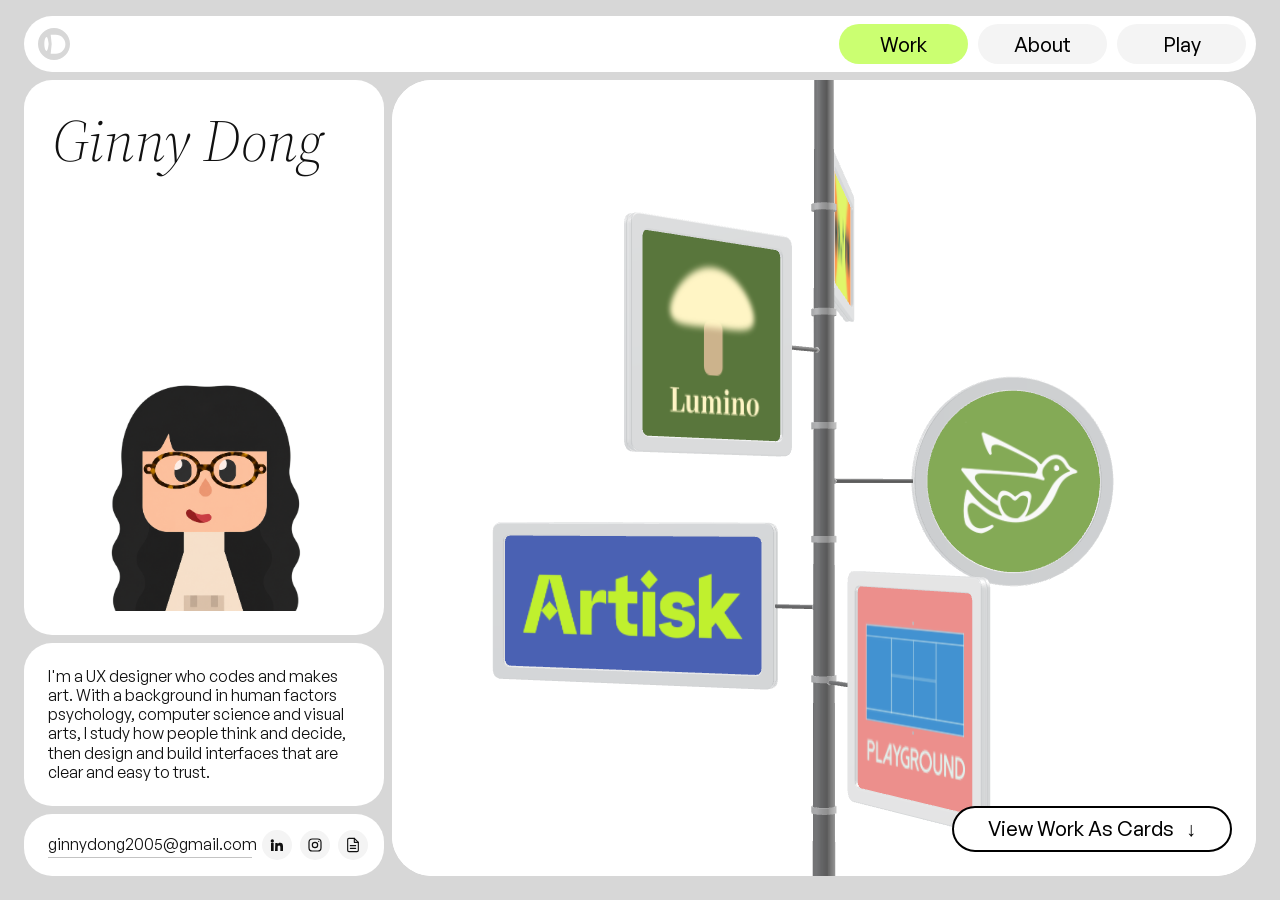
<file: index.html>
<!DOCTYPE html>
<html lang="en">
<head>
<meta charset="UTF-8"/>
<meta name="viewport" content="width=device-width,initial-scale=1.0"/>
<script src="page-scale.js"></script>
<title>Portfolio</title>
<link rel="preconnect" href="https://fonts.googleapis.com">
<link rel="preconnect" href="https://fonts.gstatic.com" crossorigin>
<link href="https://fonts.googleapis.com/css2?family=Source+Serif+4:ital,wght@1,300&display=swap" rel="stylesheet">
<link rel="stylesheet" href="case-transition.css">
<script src="case-transition.js" defer></script>
<link rel="preload" href="fonts/GeneralSans-Variable.woff2" as="font" type="font/woff2" crossorigin>
<style>
/* ── General Sans (Fontshare, ITF Free Font License, free for commercial
   use) — self-hosted variable font, any weight 200–700, carrying body copy
   and every label/tag. Serif headings still come from Source Serif 4. Only
   the upright is preloaded; the italic loads when a page first uses it. ── */
@font-face{font-family:'General Sans';src:url('fonts/GeneralSans-Variable.woff2') format('woff2');font-weight:200 700;font-style:normal;font-display:swap}
@font-face{font-family:'General Sans';src:url('fonts/GeneralSans-VariableItalic.woff2') format('woff2');font-weight:200 700;font-style:italic;font-display:swap}

*{margin:0;padding:0;box-sizing:border-box}
:root{
  --canvas:#D7D7D7;
  --paper:#ffffff;
  --ink:#111111;
  --sidegap:24px;
  --midgap:8px;
  --body-copy-size:16px;
  --view-label-size:20px;
}
html,body{height:100%;overflow:hidden;overscroll-behavior:none}
body{
  font-family:'General Sans',-apple-system,BlinkMacSystemFont,'Helvetica Neue',Helvetica,Arial,sans-serif;
  font-weight:400;
  color:var(--ink);
  background:var(--canvas);
  -webkit-font-smoothing:antialiased;
  overflow:hidden;
  display:flex;
  flex-direction:column;
}
#navWrap{flex-shrink:0;margin:calc(var(--sidegap) - 8px) var(--sidegap) 0 var(--sidegap)}
nav{background:#fff;border-radius:999px;display:flex;align-items:center;gap:10px;padding:8px 10px}
.nav-tabs{flex:1;display:flex;justify-content:center;gap:10px}
.nav-tabs a{flex:1;max-width:260px;height:40px;border-radius:999px;border:none;cursor:pointer;font-size:20px;font-weight:450;background:#f4f4f4;color:#000;transition:background .2s;display:flex;align-items:center;justify-content:center;text-decoration:none}
.nav-tabs a:hover:not(.active){background:#e9e9e9}
.nav-tabs a.tab-work.active{background:#CBFF71;color:#000}
.nav-tabs a.tab-about.active{background:#FF8418;color:#000}
.nav-tabs a.tab-play.active{background:#00D0FF;color:#000}
.shell{flex:1;min-height:0;display:flex;gap:var(--midgap);margin:var(--midgap) var(--sidegap) var(--sidegap) var(--sidegap)}
#contentWrap{--view-inset:24px;flex:1;min-width:0;background:#fff;border-radius:40px;overflow:hidden;position:relative}
#wrap{position:absolute;inset:0;z-index:0;overflow:hidden;cursor:grab;background:#fff}
#contentWrap::before{content:"";position:absolute;inset:0;z-index:1;border-radius:inherit;pointer-events:none;background:rgba(255,255,255,0);backdrop-filter:blur(0px);-webkit-backdrop-filter:blur(0px);transition:backdrop-filter .9s cubic-bezier(.7,0,1,.35),-webkit-backdrop-filter .9s cubic-bezier(.7,0,1,.35),background .9s cubic-bezier(.7,0,1,.35)}
#contentWrap.cards-view::before{background:rgba(255,255,255,.5);backdrop-filter:blur(36px);-webkit-backdrop-filter:blur(36px);transition-duration:1.5s;transition-delay:.42s;transition-timing-function:ease}
#contentWrap.cards-view #wrap{pointer-events:none}
#contentWrap.cards-view #signInfo{visibility:hidden}
#wrap:active{cursor:grabbing}
canvas{display:block;width:100%;height:100%;background:#fff}
.cards-button{position:absolute;right:var(--view-inset);bottom:var(--view-inset);z-index:3;box-sizing:border-box;min-height:46px;padding:9px 34px;border:2px solid #000;border-radius:999px;background:#fff;color:#000;font-family:inherit;font-size:var(--view-label-size);line-height:24px;font-weight:450;text-decoration:none;cursor:pointer;display:flex;align-items:center;justify-content:center;gap:12px;transition:background .2s,bottom .7s cubic-bezier(.65,0,.35,1)}
#contentWrap.cards-view .cards-button{bottom:calc(100% - var(--view-inset) - 46px)}
.cards-button:hover{background:#e9e9e9}
.cards-button:focus-visible{outline:2px solid var(--ink);outline-offset:4px}
/* Fills the whole frame so cards scroll up underneath the back button; the top
   padding keeps the first row clear of the button until the user scrolls. */
#projectCards{position:absolute;z-index:2;inset:0;box-sizing:border-box;padding:calc(var(--view-inset) + 46px + 32px) var(--view-inset) 40px;overflow-y:auto;overscroll-behavior:contain;container:projects / size;--thumb-ratio:.8;visibility:hidden;pointer-events:none;transition:visibility 0s .65s}
#contentWrap.cards-view #projectCards{visibility:visible;pointer-events:auto;transition-delay:0s}
/* Cards are as large as possible while the top ~60px of the next row still
   peeks in at the bottom, signalling there is more to scroll.
   212px ≈ card text block (~140px) + row gap (48px) + peek − bottom padding. */
.project-grid{--col:clamp(320px,calc((100cqh - 212px) / var(--thumb-ratio)),600px);display:grid;grid-template-columns:repeat(2,minmax(0,var(--col)));justify-content:center;align-items:start;gap:48px 40px}
.project-card{display:flex;flex-direction:column;min-width:0;border-radius:30px;text-decoration:none;color:var(--ink);opacity:0;transform:translateY(100vh);transition:transform .65s cubic-bezier(.65,0,.35,1),opacity .4s ease}
#contentWrap.cards-view .project-card{transform:translateY(0);opacity:1;transition-delay:.7s}
#contentWrap.cards-view .project-card:nth-child(2){transition-delay:.84s}
#contentWrap.cards-view .project-card:nth-child(3){transition-delay:.98s}
#contentWrap.cards-view .project-card:nth-child(4){transition-delay:1.12s}
.project-card:focus-visible{outline:2px solid var(--ink);outline-offset:3px}
.project-thumb{position:relative;flex:none;width:100%;height:auto;aspect-ratio:1/var(--thumb-ratio);border-radius:30px;overflow:hidden}
.project-thumb img{position:absolute;inset:0;width:100%;height:100%;object-fit:cover;object-position:center;border-radius:30px;transition:inset .35s cubic-bezier(.4,0,.2,1),width .35s cubic-bezier(.4,0,.2,1),height .35s cubic-bezier(.4,0,.2,1),border-radius .35s cubic-bezier(.4,0,.2,1)}
.project-card:hover .project-thumb img{inset:8px;width:calc(100% - 16px);height:calc(100% - 16px);border-radius:22px}
.project-body{flex-shrink:0;padding:20px 4px 0;display:flex;flex-direction:column;align-items:flex-start}
.project-body h2{font-size:24px;line-height:1.15;letter-spacing:-.01em;font-weight:400}
.project-body p{margin-top:12px;font-size:var(--body-copy-size);line-height:1.4;color:#2b2b2b}
.project-preview-status{position:absolute;inset:0;display:grid;place-items:center;background:rgba(255,255,255,.75);font-size:24px;line-height:1.15;opacity:0;transition:opacity .2s}
.project-card[data-coming-soon]:hover .project-preview-status,.project-card[data-coming-soon]:focus-visible .project-preview-status{opacity:1}
@container projects (max-width:720px){.project-grid{grid-template-columns:minmax(0,600px)}}
.project-tags{margin-top:16px;display:flex;flex-wrap:wrap;gap:10px}
.project-tag{font-size:12.5px;letter-spacing:.04em;text-transform:uppercase;color:#2b2b2b;border:1px solid #2b2b2b;border-radius:999px;padding:2px 12px}
@media (prefers-reduced-motion:reduce){
  #wrap,#contentWrap::before,#contentWrap.cards-view::before,#projectCards,#contentWrap.cards-view #projectCards,.cards-button,.project-card,#contentWrap.cards-view .project-card,.project-thumb img,.project-preview-status{transition:none}
}
#signCursor{position:fixed;top:0;left:0;z-index:1000;pointer-events:none;visibility:hidden;padding:2px 12px;border:1px solid #000;border-radius:999px;background:#f4f4f4;color:#000;font-family:inherit;font-size:15px;font-weight:400;line-height:1.4;letter-spacing:.04em;text-transform:uppercase;text-align:center;white-space:nowrap}
@media (hover:hover) and (pointer:fine){
  #c.custom-cursor,#signInfo.custom-cursor,#projectCards.custom-cursor .project-card{cursor:none}
  #signCursor.on{visibility:visible}
}
/* Over empty canvas the badge becomes a large open hand (grab) that closes
   while pressed or dragging (grabbing). Signs and the focused view keep the
   text badge. */
/* 2.5px per grid pixel, so each pixel lands on whole device pixels on 2x
   screens. */
#signCursor .cursor-hand{display:none;width:42.5px;overflow:visible}
#signCursor .hand-open{height:47.5px}
#signCursor .hand-closed{height:30px}
#signCursor[data-mode="grab"],#signCursor[data-mode="grabbing"]{padding:0;border:0;background:none}
#signCursor[data-mode="grab"] .cursor-label,#signCursor[data-mode="grabbing"] .cursor-label{display:none}
#signCursor[data-mode="grab"] .hand-open,#signCursor[data-mode="grabbing"] .hand-closed{display:block}
/* First-visit drag demonstration, contained within the signpost frame. */
#dragHint{position:absolute;inset:0;z-index:4;border-radius:inherit;background:rgba(255,255,255,.6);pointer-events:none;user-select:none;opacity:0}
#dragHint[hidden]{display:none}
.drag-hint-cursor{position:absolute;top:50%;left:50%;width:42.5px;height:47.5px;display:flex;align-items:center;justify-content:center;will-change:transform}
.drag-hint-cursor .cursor-hand{display:none;width:42.5px;flex-shrink:0;overflow:visible}
.drag-hint-cursor .hand-open{height:47.5px}
.drag-hint-cursor .hand-closed{height:30px}
.drag-hint-cursor[data-mode="grab"] .hand-open,.drag-hint-cursor[data-mode="grabbing"] .hand-closed{display:block}
.drag-hint-label{position:absolute;top:calc(50% + 52px);left:0;right:0;text-align:center;color:var(--ink);font-size:20px;line-height:1.4;font-weight:450}
#contentWrap.drag-hint-active #c{cursor:none}
@media (max-width:860px){.drag-hint-label{font-size:18px}}
@media (prefers-reduced-motion:reduce){.drag-hint-cursor{will-change:auto}}
/* ── Focused sign: the sign slides right (see focusSign) and its project info
   fills the left. Narrow frames stack the info at the bottom instead. ── */
#signInfo{position:absolute;z-index:1;top:50%;left:clamp(24px,6%,72px);width:min(36%,400px);display:flex;flex-direction:column;align-items:flex-start;pointer-events:none;opacity:0;transform:translate(-16px,-50%);transition:opacity .35s ease,transform .35s ease}
#signInfo.on{opacity:1;transform:translate(0,-50%)}
#signInfo h2{font-size:32px;line-height:1.15;letter-spacing:-.01em;font-weight:400}
#signInfo p{margin-top:12px;font-size:var(--body-copy-size);line-height:1.4;color:#2b2b2b}
#signInfo p:empty,#signInfo .project-tags:empty{display:none}
/* About Me / Playground have no card copy: just the title and button,
   centred in the column and kept close together. */
#signInfo.no-card{align-items:center;text-align:center}
#signInfo.no-card #lbl{margin-top:24px}
#lbl{margin-top:64px;background:#fff;color:#000;border:2px solid #000;border-radius:999px;padding:9px 34px;font-family:inherit;font-size:var(--view-label-size);line-height:24px;font-weight:450;transition:background .2s;white-space:nowrap;display:flex;align-items:center;gap:12px}
#lbl.clickable{pointer-events:auto;cursor:pointer}
#lbl.clickable:hover{background:#f4f4f4}
/* Stacked/narrow: the copy sits under the sign, where the pole runs down
   through it. A flat translucent white backing (no fade, no blur) quiets the
   pole behind the text. */
#wrap.focus-stacked #signInfo{top:auto;right:0;bottom:0;left:0;width:auto;padding:28px 32px calc(var(--view-inset) + 66px);background:rgba(255,255,255,.82);transform:translateY(16px)}
#wrap.focus-stacked #signInfo.on{transform:none}
#wrap.focus-stacked #signInfo h2{font-size:24px}
/* About Me / Playground have no copy to protect: no backing. */
#wrap.focus-stacked #signInfo.no-card{background:none}
@media (prefers-reduced-motion:reduce){#signInfo{transition:none}}
#err{position:absolute;top:10px;left:10px;right:10px;background:#fee;color:#a00;font:12px monospace;padding:10px;white-space:pre-wrap;display:none;z-index:999;border-radius:6px}

/* ── Intro rail: three stacked white frames, a column sibling of the content
   frame (same pattern as lumino.html's rail-frame/content-frame), sliding
   in from the left on load. ── */
#introRail{flex-shrink:0;width:360px;display:flex;flex-direction:column;gap:var(--midgap)}
.intro-frame{background:var(--paper,#fff);border-radius:28px;overflow:hidden;
  opacity:0;transform:translateX(-60px);animation:introSlide .6s cubic-bezier(.65,0,.35,1) forwards}
.intro-frame.id{padding:28px 28px 24px;container-type:inline-size;flex:1 1 auto;min-height:0;display:flex;flex-direction:column;justify-content:space-between}
/* The bio is a fixed size, its copy plus padding. The portrait card above
   takes up any slack: on short viewports the photo shrinks, on tall ones the
   card grows with the photo pinned to its bottom. */
.intro-frame.bio{padding:24px;flex:none;display:flex;align-items:center}
.intro-frame.contact{padding:16px 16px 16px 24px;container-type:inline-size}
.intro-frame:nth-child(1){animation-delay:.1s}
.intro-frame:nth-child(2){animation-delay:.22s}
.intro-frame:nth-child(3){animation-delay:.34s}
@keyframes introSlide{to{opacity:1;transform:translateX(0)}}
@media (prefers-reduced-motion:reduce){.intro-frame{animation:none;opacity:1;transform:none}}
.no-intro-anim .intro-frame{animation:none;opacity:1;transform:none}
.intro-name{font-family:'Source Serif 4',serif;font-style:italic;font-weight:300;font-size:19.5cqi;line-height:1.1;color:#111;white-space:nowrap}
.intro-photo{margin-top:18px;width:100%;aspect-ratio:1/1;border-radius:16px;background:#d7d7d7;object-fit:cover;display:block}
/* Flip card: cartoon avatar on the front, photo on the back. Which face shows
   is driven by the `rail-about` class on <html> (see the rail hand-off below). */
/* Square at full width, but allowed to shrink in height when the rail is
   short; the card inside stays square at whichever side is smaller. */
.intro-photo-flip{margin-top:18px;width:100%;aspect-ratio:1/1;perspective:1200px;min-height:0;container-type:size}
.intro-photo-flip .flip-inner{position:relative;width:min(100cqw,100cqh);height:auto;aspect-ratio:1/1;margin:0 auto;transform-style:preserve-3d;transition:transform .9s cubic-bezier(.45,.05,.25,1)}
.intro-photo-flip .intro-photo{position:absolute;inset:0;margin-top:0;width:100%;height:100%;aspect-ratio:auto;backface-visibility:hidden;-webkit-backface-visibility:hidden}
.intro-photo-flip .intro-photo.back{transform:rotateY(180deg);overflow:hidden}
/* Zoom + drop the photo so the real head lands where the cartoon head is. */
.intro-photo-flip .intro-photo.back img{width:100%;height:100%;object-fit:cover;display:block;transform:translateY(15%) scale(1.4)}

/* ── Rail hand-off between tabs: the portrait flips and the bio slides up to
   swap, while the three frames themselves stay put. `rail-about` on <html>
   means "show the About side"; every rail page carries both states. ── */
html.rail-about .intro-photo-flip .flip-inner{transform:rotateY(180deg)}
.intro-bio-stack{display:grid;width:100%;overflow:hidden}
.intro-bio-stack .intro-bio{grid-area:1/1;align-self:center;transition:transform .6s cubic-bezier(.4,0,.2,1),opacity .45s ease}
.bio-personal{transform:translateY(105%);opacity:0}
html.rail-about .bio-pro{transform:translateY(-105%);opacity:0}
html.rail-about .bio-personal{transform:none;opacity:1}
@media (prefers-reduced-motion:reduce){
  .intro-photo-flip .flip-inner,.intro-bio-stack .intro-bio{transition:none}
}
.intro-bio{font-size:var(--body-copy-size);font-weight:400;line-height:1.2;color:#111}
.intro-contact{display:flex;align-items:center;justify-content:space-between;gap:10px;flex-wrap:nowrap}
.intro-icons{display:flex;align-items:center;gap:8px;flex-shrink:0}
/* Email and the three icons always share one line: the address shrinks to fit
   what the icons (3×30 + 2×8) and the gap (10) leave. 12.8em ≈ its width. */
.intro-email{font-size:min(var(--body-copy-size),calc((100cqi - 116px) / 12.8));white-space:nowrap;min-width:0;color:#111;text-decoration:none;border-bottom:1px solid rgba(17,17,17,.25);padding-bottom:2px}
.intro-email:hover{border-color:#111}
.intro-icon{width:30px;height:30px;flex-shrink:0;border-radius:999px;background:#f4f4f4;display:flex;align-items:center;justify-content:center;color:#111;text-decoration:none;transition:background .2s}
.intro-icon:hover{background:#e9e9e9}
.intro-icon svg{width:16px;height:16px}

/* ── Small screens: stack the sign frame below the intro rail instead of
   side-by-side. The page still fits exactly one screen (no scrolling); the
   signpost frame absorbs whatever height is left. ── */
@media (max-width:860px){
  :root{--sidegap:12px;--body-copy-size:clamp(12.5px,min(3.6vw,2.1dvh),16px);--view-label-size:16px}
  body{height:100dvh}
  #navWrap{margin:12px var(--sidegap) 0}
  /* The rail dissolves into the shell's grid: portrait + bio share the top
     row, the signpost frame fills the middle, and the contact card becomes a
     full-width strip at the bottom of the screen. */
  .shell{
    display:grid;
    grid-template-columns:minmax(0,1fr) minmax(0,2fr);
    grid-template-rows:auto minmax(0,1fr) auto;
    gap:var(--midgap);
    min-height:0
  }
  #introRail{display:contents}
  .intro-frame{border-radius:22px}
  .intro-frame.id{
    grid-column:1;
    grid-row:1;
    padding:12px 10px;
    align-self:stretch;
    display:flex;
    flex-direction:column
  }
  .intro-name{font-size:min(19.5cqi,30px)}
  /* The portrait fills the space under the name. .flip-inner takes the
     figure's own proportions (hair to bottom edge of PersonalImage.png:
     x 305–1420, y 410–1707 of 1707) at the largest size that fits (cq units),
     bottom-centred, and the square image is offset inside it — so the whole
     head always shows, whatever the box's shape. The image's white backdrop
     spills past the box and blends into the card. */
  .intro-photo-flip{
    flex:1;
    width:100%;
    min-height:96px;
    aspect-ratio:auto;
    margin-top:8px;
    overflow:hidden;
    container-type:size;
    display:flex;
    align-items:flex-end;
    justify-content:center
  }
  .intro-photo-flip .flip-inner{
    width:min(100cqw,100cqh * 1115 / 1297);
    height:auto;
    aspect-ratio:1115 / 1297
  }
  .intro-photo-flip .intro-photo.front{
    top:-31.61%;
    left:-27.35%;
    width:153.09%;
    height:auto;
    max-width:none;
    border-radius:0
  }
  .intro-frame.bio{
    grid-column:2;
    grid-row:1;
    min-height:0;
    padding:12px 14px;
    align-items:center
  }
  .intro-bio-stack{display:flex;flex-direction:column;gap:12px;overflow:visible}
  .intro-bio-stack .intro-bio{
    transform:none!important;
    opacity:1!important;
    transition:none;
    /* Shrinks a touch on short screens so the signpost keeps its room. */
    font-size:var(--body-copy-size);
    line-height:1.28;
    text-wrap:wrap
  }
  .intro-bio-stack .bio-personal{display:none}
  .intro-frame.contact{
    grid-column:1 / -1;
    grid-row:3;
    padding:8px 10px 8px 20px
  }
  .intro-contact{align-items:center;justify-content:space-between;gap:10px}
  .intro-email{font-size:min(var(--body-copy-size),calc((100cqi - 134px) / 12.8))}
  .intro-icons{gap:8px}
  .intro-icon{width:36px;height:36px}
  .intro-icon svg{width:18px;height:18px}
  /* Tiny phones: slightly smaller icons so the address stays readable. */
  @media (max-width:360px){
    .intro-icons{gap:6px}
    .intro-icon{width:32px;height:32px}
    .intro-email{font-size:min(var(--body-copy-size),calc((100cqi - 118px) / 12.8))}
  }
  /* Fills the space between the intro row and the contact strip; the 3D
     view re-fits to whatever size that is. */
  #contentWrap{
    --view-inset:16px;
    grid-column:1 / -1;
    grid-row:2;
    min-height:0
  }
  .cards-button{right:16px;bottom:16px;max-width:calc(100% - 32px);font-size:var(--view-label-size);padding:8px 20px}
  #contentWrap.sign-focused .cards-button{visibility:hidden;pointer-events:none}
  #wrap.focus-narrow #signInfo{top:auto;right:0;bottom:0;left:0;width:auto;padding:24px 28px 40px;background:rgba(255,255,255,.82);max-height:60%;overflow-y:auto;overscroll-behavior:contain;pointer-events:auto;transform:translateY(16px)}
  #wrap.focus-narrow #signInfo.on{transform:none}
  /* Copy on the left, the View button on the right, centred against it. */
  #wrap.focus-narrow #signInfo{display:grid;grid-template-columns:minmax(0,1fr) auto;column-gap:16px;align-content:start}
  #wrap.focus-narrow #signInfo>*{grid-column:1;min-width:0}
  #wrap.focus-narrow #signInfo h2{font-size:24px}
  #wrap.focus-narrow #lbl{grid-column:2;grid-row:1 / span 3;align-self:center;margin-top:0;padding:8px 20px}
  #wrap.focus-narrow #signInfo.no-card{align-items:flex-start;text-align:left;background:none}
  /* Card view: one project per row — square thumbnail left, copy right. */
  #projectCards{padding:calc(var(--view-inset) + 46px + 20px) var(--view-inset) 24px}
  .project-grid{grid-template-columns:minmax(0,1fr);gap:20px}
  .project-card{flex-direction:row;align-items:center;gap:14px;border-radius:18px}
  .project-thumb{width:clamp(96px,34%,160px);aspect-ratio:1/1;border-radius:18px}
  .project-thumb img{border-radius:18px}
  .project-card:hover .project-thumb img{inset:4px;width:calc(100% - 8px);height:calc(100% - 8px);border-radius:14px}
  .project-preview-status{font-size:15px}
  .project-body{flex:1;min-width:0;padding:0}
  .project-body h2{font-size:19px}
  .project-body p{margin-top:4px;font-size:var(--body-copy-size);line-height:1.35}
  .project-tags{margin-top:8px;gap:6px}
  .project-tag{font-size:10px;padding:1px 8px}
}
</style>
<link rel="stylesheet" href="nav-logo.css?v=3">
<link rel="stylesheet" href="page-transition.css">
<script src="page-transition.js" data-tab="work"></script>
<link rel="icon" type="image/svg+xml" href="images/shared/favicon-work.svg">
</head>
<body data-rail="pro">
<script>
// Carry the rail state over from the page we came from, so the portrait and
// bio can animate from it instead of snapping. Runs before first paint.
(function(){
  var from=sessionStorage.getItem('railFrom');
  sessionStorage.removeItem('railFrom');
  window.__railFrom=from;
  var root=document.documentElement;
  if(from) root.classList.add('no-intro-anim');
  if(from==='about') root.classList.add('rail-about');
})();
</script>
<div id="navWrap">
  <nav>
    <a href="index.html" class="nav-home logo-work" aria-label="Back to Work home"><svg class="nav-home-mark" viewBox="0 0 111 111" aria-hidden="true"><path d="M55.5 0C86.1518 0 111 24.8482 111 55.5C111 86.1518 86.1518 111 55.5 111C24.8482 111 0 86.1518 0 55.5C0 24.8482 24.8482 0 55.5 0ZM47.5 55.5L44 89H62C80.2254 89 95 74.2254 95 56C95 37.7746 80.2254 23 62 23H44L47.5 55.5ZM30 31.5C25.5817 31.5 22 42.2452 22 55.5C22 68.7548 25.5817 79.5 30 79.5C34.4183 79.5 37 55.5 37 55.5C36.9956 55.459 34.4145 31.5 30 31.5Z" fill="currentColor"/></svg></a>
    <div class="nav-tabs">
      <a href="index.html" class="tab-work active">Work</a>
      <a href="aboutme.html" class="tab-about">About</a>
      <a href="play.html" class="tab-play">Play</a>
    </div>
  </nav>
</div>
<div class="shell">
  <div id="introRail" aria-label="About Ginny">
    <div class="intro-frame id">
      <div class="intro-name">Ginny Dong</div>
      <div class="intro-photo-flip">
        <div class="flip-inner">
          <img class="intro-photo front" src="images/about/PersonalImage.png" alt="Illustrated portrait of Ginny Dong"/>
          <div class="intro-photo back"><img src="images/about/AboutmePic.webp" alt="Photo of Ginny Dong"/></div>
        </div>
      </div>
    </div>
    <div class="intro-frame bio">
      <div class="intro-bio-stack">
        <p class="intro-bio bio-pro">I'm a UX designer who codes and makes art. With a background in human factors psychology, computer science and visual arts, I study how people think and decide, then design and build interfaces that are clear and easy to trust.</p>
        <p class="intro-bio bio-personal">When I'm not designing, I'm chasing light with my camera, planning my next trip, or spending time as a guitarist in a band. New places and new art media each bring a brand-new experience to my life.</p>
      </div>
    </div>
    <div class="intro-frame contact">
      <div class="intro-contact">
        <a class="intro-email" href="mailto:ginnydong2005@gmail.com">ginnydong2005@gmail.com</a>
        <div class="intro-icons">
          <a class="intro-icon" href="https://www.linkedin.com/in/ginny-jiayi-dong/" target="_blank" rel="noopener noreferrer" aria-label="LinkedIn">
            <svg viewBox="0 0 24 24" fill="currentColor"><path d="M4.98 3.5a2.5 2.5 0 1 1 0 5 2.5 2.5 0 0 1 0-5zM3 9h4v12H3zM9.5 9H13v1.64h.05c.5-.9 1.7-1.85 3.5-1.85 3.74 0 4.45 2.34 4.45 5.4V21h-4v-5.3c0-1.26-.02-2.9-1.86-2.9-1.86 0-2.14 1.4-2.14 2.8V21h-4z"/></svg>
          </a>
          <a class="intro-icon" href="https://www.instagram.com/gnyjydong/" target="_blank" rel="noopener noreferrer" aria-label="Instagram">
            <svg viewBox="0 0 24 24" fill="none" stroke="currentColor" stroke-width="1.8"><rect x="3" y="3" width="18" height="18" rx="5"/><circle cx="12" cy="12" r="4"/><circle cx="17.5" cy="6.5" r="1" fill="currentColor" stroke="none"/></svg>
          </a>
          <a class="intro-icon" href="https://drive.google.com/file/d/17sJrLH_0N98VORUtS8v0ZmUyEI44dolc/view?usp=sharing" target="_blank" rel="noopener noreferrer" aria-label="Resume">
            <svg viewBox="0 0 24 24" fill="none" stroke="currentColor" stroke-width="1.7" stroke-linecap="round" stroke-linejoin="round"><path d="M14 2H6a2 2 0 0 0-2 2v16a2 2 0 0 0 2 2h12a2 2 0 0 0 2-2V8z"/><path d="M14 2v6h6"/><line x1="8" y1="13" x2="16" y2="13"/><line x1="8" y1="17" x2="16" y2="17"/></svg>
          </a>
        </div>
      </div>
    </div>
  </div>

  <div id="contentWrap">
    <div id="wrap">
      <canvas id="c"></canvas>
      <div id="signInfo">
        <h2 id="infoTitle"></h2>
        <p id="infoDesc"></p>
        <div class="project-tags" id="infoTags"></div>
        <div id="lbl"><span id="ltxt">View</span><span>→</span></div>
      </div>
      <div id="err"></div>
    </div>
    <div id="dragHint" aria-hidden="true" hidden>
      <div class="drag-hint-cursor" data-mode="grab"></div>
      <p class="drag-hint-label">Drag to rotate</p>
    </div>
    <section id="projectCards" aria-label="Projects as cards" aria-hidden="true" inert>
      <div class="project-grid">
        <a class="project-card" href="lumino.html">
          <div class="project-thumb"><img src="images/lumino/LuminoCover.jpg" alt="" decoding="async"></div>
          <div class="project-body">
            <h2>Lumino</h2>
            <p>A product designed to provide companion that guides young children to sleep on their own.</p>
            <div class="project-tags"><span class="project-tag">UX Research</span><span class="project-tag">Interface</span><span class="project-tag">Product</span></div>
          </div>
        </a>
        <a class="project-card" href="remember.html">
          <div class="project-thumb"><img src="images/remember/RememberCover.webp" alt="" decoding="async"></div>
          <div class="project-body">
            <h2>Remember</h2>
            <p>A collaborative memorial platform where AI weaves media into a living story of someone who's passed.</p>
            <div class="project-tags"><span class="project-tag">Web Design</span><span class="project-tag">User Flow</span><span class="project-tag">AI Product</span></div>
          </div>
        </a>
        <a class="project-card" href="artisk.html">
          <div class="project-thumb"><img src="images/artisk/ArtiskCover.jpg" alt="" decoding="async"></div>
          <div class="project-body">
            <h2>Artisk</h2>
            <p>Redesigning the About and FAQ page based on Artisk's rebranding.</p>
            <div class="project-tags"><span class="project-tag">Web Design</span><span class="project-tag">Internship</span><span class="project-tag">System</span></div>
          </div>
        </a>
        <article class="project-card" data-coming-soon tabindex="0" aria-labelledby="massRiverTitle" aria-describedby="massRiverStatus">
          <div class="project-thumb" aria-hidden="true">
            <img src="images/mra/MRACover.webp" alt="" decoding="async">
            <span class="project-preview-status">Coming soon</span>
          </div>
          <div class="project-body">
            <h2 id="massRiverTitle">Mass River Alliance</h2>
            <p id="massRiverStatus">Redesigning the ArcGIS-integrated website for Massachusetts River Alliance.</p>
            <div class="project-tags"><span class="project-tag">Web Design</span><span class="project-tag">Design System</span><span class="project-tag">User Flow</span></div>
          </div>
        </article>
      </div>
    </section>
    <button class="cards-button" type="button" aria-controls="projectCards" aria-expanded="false"><span>View Work As Cards</span><span aria-hidden="true">↓</span></button>
  </div>
</div>
<!-- Pixel hands drawn on a 17-column grid, echoing the classic grab cursor. -->
<div id="signCursor" aria-hidden="true" data-mode="grab"><span class="cursor-label"></span><svg class="cursor-hand hand-open" viewBox="0 0 17 19" shape-rendering="crispEdges"><path fill="#fff" d="M8 1h2v1h-2zM8 2h2v1h-2zM11 2h2v1h-2zM5 3h2v1h-2zM8 3h2v1h-2zM11 3h2v1h-2zM5 4h2v1h-2zM8 4h2v1h-2zM11 4h2v1h-2zM14 4h2v1h-2zM5 5h2v1h-2zM8 5h2v1h-2zM11 5h2v1h-2zM14 5h2v1h-2zM5 6h2v1h-2zM8 6h2v1h-2zM11 6h2v1h-2zM14 6h2v1h-2zM5 7h2v1h-2zM8 7h2v1h-2zM11 7h2v1h-2zM14 7h2v1h-2zM5 8h2v1h-2zM8 8h2v1h-2zM11 8h2v1h-2zM14 8h2v1h-2zM5 9h2v1h-2zM8 9h2v1h-2zM11 9h2v1h-2zM14 9h2v1h-2zM1 10h3v1h-3zM5 10h2v1h-2zM8 10h2v1h-2zM11 10h2v1h-2zM14 10h2v1h-2zM1 11h15v1h-15zM2 12h14v1h-14zM3 13h13v1h-13zM4 14h12v1h-12zM4 15h11v1h-11zM5 16h10v1h-10zM5 17h10v1h-10z"/><path fill="#000" d="M8 0h2v1h-2zM7 1h1v1h-1zM10 1h3v1h-3zM5 2h3v1h-3zM10 2h1v1h-1zM13 2h1v1h-1zM4 3h1v1h-1zM7 3h1v1h-1zM10 3h1v1h-1zM13 3h3v1h-3zM4 4h1v1h-1zM7 4h1v1h-1zM10 4h1v1h-1zM13 4h1v1h-1zM16 4h1v1h-1zM4 5h1v1h-1zM7 5h1v1h-1zM10 5h1v1h-1zM13 5h1v1h-1zM16 5h1v1h-1zM4 6h1v1h-1zM7 6h1v1h-1zM10 6h1v1h-1zM13 6h1v1h-1zM16 6h1v1h-1zM4 7h1v1h-1zM7 7h1v1h-1zM10 7h1v1h-1zM13 7h1v1h-1zM16 7h1v1h-1zM4 8h1v1h-1zM7 8h1v1h-1zM10 8h1v1h-1zM13 8h1v1h-1zM16 8h1v1h-1zM1 9h4v1h-4zM7 9h1v1h-1zM10 9h1v1h-1zM13 9h1v1h-1zM16 9h1v1h-1zM0 10h1v1h-1zM4 10h1v1h-1zM7 10h1v1h-1zM10 10h1v1h-1zM13 10h1v1h-1zM16 10h1v1h-1zM0 11h1v1h-1zM16 11h1v1h-1zM1 12h1v1h-1zM16 12h1v1h-1zM2 13h1v1h-1zM16 13h1v1h-1zM3 14h1v1h-1zM16 14h1v1h-1zM3 15h1v1h-1zM15 15h1v1h-1zM4 16h1v1h-1zM15 16h1v1h-1zM4 17h1v1h-1zM15 17h1v1h-1zM4 18h12v1h-12z"/></svg><svg class="cursor-hand hand-closed" viewBox="0 0 17 12" shape-rendering="crispEdges"><path fill="#fff" d="M8 1h2v1h-2zM11 1h2v1h-2zM5 2h2v1h-2zM8 2h2v1h-2zM11 2h2v1h-2zM14 2h2v1h-2zM5 3h2v1h-2zM8 3h2v1h-2zM11 3h2v1h-2zM14 3h2v1h-2zM1 4h3v1h-3zM5 4h11v1h-11zM1 5h15v1h-15zM2 6h14v1h-14zM3 7h13v1h-13zM4 8h12v1h-12zM4 9h11v1h-11zM5 10h10v1h-10z"/><path fill="#000" d="M8 0h2v1h-2zM11 0h2v1h-2zM5 1h3v1h-3zM10 1h1v1h-1zM13 1h3v1h-3zM4 2h1v1h-1zM7 2h1v1h-1zM10 2h1v1h-1zM13 2h1v1h-1zM16 2h1v1h-1zM1 3h4v1h-4zM7 3h1v1h-1zM10 3h1v1h-1zM13 3h1v1h-1zM16 3h1v1h-1zM0 4h1v1h-1zM4 4h1v1h-1zM16 4h1v1h-1zM0 5h1v1h-1zM16 5h1v1h-1zM1 6h1v1h-1zM16 6h1v1h-1zM2 7h1v1h-1zM16 7h1v1h-1zM3 8h1v1h-1zM16 8h1v1h-1zM3 9h1v1h-1zM15 9h1v1h-1zM4 10h1v1h-1zM15 10h1v1h-1zM4 11h12v1h-12z"/></svg></div>

<script>
(function(){
  const content=document.getElementById('contentWrap');
  const wrap=document.getElementById('wrap');
  const cards=document.getElementById('projectCards');
  const button=content.querySelector('.cards-button');
  const label=button.querySelector('span');
  const arrow=button.querySelector('[aria-hidden]');

  button.addEventListener('click',function(){
    const showCards=content.classList.toggle('cards-view');
    wrap.inert=showCards;
    wrap.setAttribute('aria-hidden',String(showCards));
    cards.inert=!showCards;
    cards.setAttribute('aria-hidden',String(!showCards));
    button.setAttribute('aria-expanded',String(showCards));
    label.textContent=showCards ? 'Back to signpost' : 'View Work As Cards';
    arrow.textContent=showCards ? '↘' : '↓';
    content.dispatchEvent(new CustomEvent('projectsviewchange',{detail:{showCards}}));
  });
})();
</script>

<script>
window.addEventListener('error', e=>{
  const el=document.getElementById('err');
  el.style.display='block';
  el.textContent='Error: '+e.message+' ('+e.filename+':'+e.lineno+')';
});
</script>

<script src="vendor/three.min.js"></script>
<script src="vendor/OrbitControls.js"></script>
<script>
(function(){

// ── Canvas polyfill ──────────────────────────────────────────────────────
if(!CanvasRenderingContext2D.prototype.roundRect){
  CanvasRenderingContext2D.prototype.roundRect=function(x,y,w,h,r){
    this.beginPath();this.moveTo(x+r,y);this.lineTo(x+w-r,y);
    this.quadraticCurveTo(x+w,y,x+w,y+r);this.lineTo(x+w,y+h-r);
    this.quadraticCurveTo(x+w,y+h,x+w-r,y+h);this.lineTo(x+r,y+h);
    this.quadraticCurveTo(x,y+h,x,y+h-r);this.lineTo(x,y+r);
    this.quadraticCurveTo(x,y,x+r,y);this.closePath();return this;
  };
}

// ── Setup ────────────────────────────────────────────────────────────────
const wrap   = document.getElementById('wrap');
const canvas = document.getElementById('c');
const lbl    = document.getElementById('lbl');
const ltxt   = document.getElementById('ltxt');
const signInfo  = document.getElementById('signInfo');
const infoTitle = document.getElementById('infoTitle');
const infoDesc  = document.getElementById('infoDesc');
const infoTags  = document.getElementById('infoTags');

const renderer = new THREE.WebGLRenderer({canvas, antialias:true});
// Render at the zoomed on-screen size so a scaled-up page stays sharp.
const basePixelRatio=()=>Math.min(devicePixelRatio,2)*PageScale.zoom();
renderer.setPixelRatio(basePixelRatio());
renderer.setClearColor(0xffffff);
renderer.outputEncoding = THREE.sRGBEncoding;
renderer.shadowMap.enabled = true;
// Filmic tone mapping rolls bright highlights off smoothly instead of hard-
// clipping to flat white — needed because curved surfaces (Lumino's circle)
// can hit near-maximal diffuse response at some angle even under sane light
// levels, and a hard clip turns that into a stark blown-out patch.
renderer.toneMapping = THREE.ACESFilmicToneMapping;
renderer.toneMappingExposure = 1.0;

const scene  = new THREE.Scene();
// Long-lens look: a narrow field of view from further back, like stepping
// away and zooming in, so close-ups keep the signs flat instead of stretched.
// Every distance below is scaled by LENS_PULLBACK so the framing matches the
// original 42° lens.
const BASE_FOV=24;
const LENS_PULLBACK=Math.tan(THREE.MathUtils.degToRad(21))/
  Math.tan(THREE.MathUtils.degToRad(BASE_FOV/2));
const camera = new THREE.PerspectiveCamera(BASE_FOV,1,0.1,400);
// Default view: front-facing the Lumino sign (deg 200), matching the
// intended opening composition (290° orbit at the original camera distance).
camera.position.set(-11.17*LENS_PULLBACK, 0.5, 4.06*LENS_PULLBACK);

const controls = new THREE.OrbitControls(camera, renderer.domElement);
controls.enablePan  = false;
controls.enableZoom = false;
// Keep the pole parallel to the screen; dragging only orbits its vertical axis.
controls.minPolarAngle = Math.PI/2;
controls.maxPolarAngle = Math.PI/2;
// Pointer deltas are viewport px but OrbitControls divides by the canvas's CSS
// height, so a zoomed page would spin faster; resize() compensates.
const ROTATE_SPEED = 0.48;
controls.rotateSpeed   = ROTATE_SPEED/PageScale.zoom();
controls.enableDamping = true;
controls.dampingFactor = 0.08;
controls.target.set(0, 0.5, 0);
controls.update();

// ── Lights ───────────────────────────────────────────────────────────────
scene.add(new THREE.AmbientLight(0xffffff, 0.65));
// Keep the lighting consistent around the pole as the viewing angle changes.
// The material still receives directional shading and metallic highlights.
const lightRig = new THREE.Group();
scene.add(lightRig);
const initialLightAzimuth = Math.atan2(
  camera.position.x-controls.target.x, camera.position.z-controls.target.z);
const sun = new THREE.DirectionalLight(0xffffff, 1.35);
sun.position.set(6,12,8); sun.castShadow = true;
sun.shadow.mapSize.set(2048,2048);
lightRig.add(sun);
const fillL = new THREE.DirectionalLight(0xeaf0ff, 0.55);
fillL.position.set(-5,4,-6); lightRig.add(fillL);
const rimL = new THREE.DirectionalLight(0xffffff, 0.35);
rimL.position.set(0,-6,4); lightRig.add(rimL);

// Soft studio reflections used only by the plate materials.
function makePlateEnvironment(){
  const studio=new THREE.Scene();
  studio.background=new THREE.Color(.32,.33,.34);
  function softbox(w,h,x,y,z,intensity){
    const material=new THREE.MeshBasicMaterial({
      color:new THREE.Color(intensity,intensity,intensity),side:THREE.DoubleSide
    });
    const panel=new THREE.Mesh(new THREE.PlaneGeometry(w,h),material);
    panel.position.set(x,y,z); panel.lookAt(0,0,0); studio.add(panel);
  }
  softbox(10,7,-6,7,5,2.6);
  softbox(7,11,7,2,-5,1.5);
  softbox(12,4,0,-5,3,.7);
  softbox(3,12,-7,0,-3,.055);
  const pmrem=new THREE.PMREMGenerator(renderer);
  const target=pmrem.fromScene(studio,.06,.1,50);
  pmrem.dispose();
  studio.traverse(node=>{
    if(node.isMesh){node.geometry.dispose();node.material.dispose();}
  });
  return target;
}
const plateEnvironment=makePlateEnvironment();

// ── Materials ────────────────────────────────────────────────────────────
const structureMaterial=new THREE.MeshStandardMaterial({
  color:0x2a2a2a, roughness:.6, metalness:.25
});
const M = {
  pole:  structureMaterial,
  hoop:  new THREE.MeshStandardMaterial({color:0x666666, roughness:.5,  metalness:.35}),
  back:  new THREE.MeshStandardMaterial({color:0xc8cacc, roughness:.48, metalness:.65,
    envMap:plateEnvironment.texture,envMapIntensity:.75}),
  frame: new THREE.MeshStandardMaterial({color:0xe4e5e5, roughness:.3, metalness:.72,
    envMap:plateEnvironment.texture,envMapIntensity:.85}),
  arm:   structureMaterial,
};

// ── Placeholder textures ─────────────────────────────────────────────────
function mkTex(fn){
  const cv=document.createElement('canvas'); cv.width=cv.height=512;
  fn(cv.getContext('2d'),512); return new THREE.CanvasTexture(cv);
}
function label(ctx,s,txt,col){
  col = col || 'rgba(255,255,255,0.92)';
  ctx.fillStyle=col; ctx.textAlign='center'; ctx.textBaseline='middle';
  const words=txt.split(' '), fs=words.length>2?38:44;
  ctx.font='bold '+fs+'px -apple-system,Helvetica';
  const lh=fs*1.25, lines=[]; let cur='';
  words.forEach(w=>{
    const t=cur?cur+' '+w:w;
    if(ctx.measureText(t).width>s-60){ lines.push(cur); cur=w; } else cur=t;
  }); lines.push(cur);
  const startY=s*.86-((lines.length-1)*lh)/2;
  lines.forEach((l,i)=>ctx.fillText(l,s/2,startY+i*lh));
}

let signTexturesReady=false;
const signTextureManager=new THREE.LoadingManager();
signTextureManager.onLoad=function(){signTexturesReady=true;};
const signTextureLoader=new THREE.TextureLoader(signTextureManager);
const TEX = {
  playground: signTextureLoader.load('images/play/PlaySign.svg'),
  artisk: signTextureLoader.load('images/artisk/ArtiskSign.svg'),
  lumino: signTextureLoader.load('images/lumino/LuminoSign.svg'),
  remember: signTextureLoader.load('images/remember/RememberSign.svg'),
  proj5: signTextureLoader.load('images/about/AboutMeSign.svg'),
};

// Treat the artwork as printed colour rather than a reflective surface.
// Explicit sRGB encoding keeps both image files and canvas textures from
// looking muted when rendered through the WebGL colour pipeline.
Object.keys(TEX).forEach(key=>{
  TEX[key].encoding=THREE.sRGBEncoding;
});

// ── Shape helpers ────────────────────────────────────────────────────────
function rrShape(w,h,r){
  r = r || 0.11;
  const s=new THREE.Shape();
  s.moveTo(-w/2+r,-h/2); s.lineTo(w/2-r,-h/2); s.quadraticCurveTo(w/2,-h/2,w/2,-h/2+r);
  s.lineTo(w/2,h/2-r);   s.quadraticCurveTo(w/2,h/2,w/2-r,h/2);
  s.lineTo(-w/2+r,h/2);  s.quadraticCurveTo(-w/2,h/2,-w/2,h/2-r);
  s.lineTo(-w/2,-h/2+r); s.quadraticCurveTo(-w/2,-h/2,-w/2+r,-h/2);
  s.closePath(); return s;
}
function triShape(w,h,r){
  r = r || 0.13;
  const verts=[new THREE.Vector2(0,h/2),new THREE.Vector2(w/2,-h/2),new THREE.Vector2(-w/2,-h/2)];
  const s=new THREE.Shape();
  for(let i=0;i<3;i++){
    const p=verts[i],prev=verts[(i+2)%3],next=verts[(i+1)%3];
    const d1=new THREE.Vector2().subVectors(prev,p).normalize().multiplyScalar(r);
    const d2=new THREE.Vector2().subVectors(next,p).normalize().multiplyScalar(r);
    if(i===0) s.moveTo(p.x+d1.x,p.y+d1.y); else s.lineTo(p.x+d1.x,p.y+d1.y);
    s.quadraticCurveTo(p.x,p.y,p.x+d2.x,p.y+d2.y);
  }
  s.closePath(); return s;
}
function circleShape(r){
  const s=new THREE.Shape();
  // Close with the exact starting vertex. A full absarc leaves a tiny sin(2π)
  // seam that the extrusion bevel turns into a notch at the rightmost edge.
  const segments=192;
  s.moveTo(r,0);
  for(let i=1;i<segments;i++){
    const angle=i/segments*Math.PI*2;
    s.lineTo(r*Math.cos(angle),r*Math.sin(angle));
  }
  s.closePath();
  return s;
}

// ShapeGeometry inherits world-space UVs, which clips or repeats artwork when
// signs use different dimensions. Remap every front face to a full 0–1 UV box
// so each artwork fills its complete visible sign aperture.
function fitGeometryUVs(geo,textureAspect){
  geo.computeBoundingBox();
  const box=geo.boundingBox;
  const dx=box.max.x-box.min.x || 1;
  const dy=box.max.y-box.min.y || 1;
  const pos=geo.attributes.position;
  const uv=geo.attributes.uv;
  for(let i=0;i<pos.count;i++){
    let u=(pos.getX(i)-box.min.x)/dx;
    // When an artwork aspect is supplied, fit its full height to the plate and
    // crop equal amounts from the left and right instead of stretching it.
    if(textureAspect){
      const visibleWidth=(dx/dy)/textureAspect;
      u=.5+(u-.5)*visibleWidth;
    }
    uv.setXY(i,u,(pos.getY(i)-box.min.y)/dy);
  }
  uv.needsUpdate=true;
  return geo;
}

// ── Pole ─────────────────────────────────────────────────────────────────
// Continue the original taper below the frame so shifting the view cannot
// reveal a flat end in the middle of the white panel. The top stays at y=7.
const poleHeight=50;
const pole = new THREE.Mesh(new THREE.CylinderGeometry(
  .11,.11+(.135-.11)*poleHeight/14,poleHeight,20), M.pole);
pole.position.y=7-poleHeight/2;
scene.add(pole);

// Low-profile clamp bands at varied heights, matching the hardware in the
// reference rather than reading as oversized rings around the pole.
[-4.3,-2.9,-1.4,.2,1.5,2.8,4.0].forEach(y=>{
  const h=new THREE.Mesh(new THREE.CylinderGeometry(.145,.145,.075,24),M.hoop);
  h.position.y=y; scene.add(h);
});

// ── Signs ────────────────────────────────────────────────────────────────
// Each sign sits at its own angle around the pole (deg): a short bracket
// reaches out radially from the pole, then the board itself extends further
// outward like a fingerpost — its length runs along the radial direction,
// and its flat face reads tangentially (sideways), not straight out at the
// pole. A sign at 25° shows its face to someone standing near 25°+90°/-90°
// around the pole; the back shows from the opposite tangential side.
// The five signs split the circle into even 72° slots, but each one sits
// 144° on from the sign above it, so neighbours alternate sides of the pole
// instead of climbing a tidy spiral.
// Heights sit 15% closer to the middle of the stack than the first layout,
// and boards are 15% larger. armLen (default .5) is the rod from pole to board.
const DEFS=[
  {label:'PLAYGROUND',      key:'playground',shape:'square',  w:2.53,h:2.53, y:-1.43, deg:272, title:'Playground'},
  {label:'Artisk Redesign', key:'artisk',   shape:'hrect',    w:3.8, h:1.9,  y:-0.58, deg:128, textureAspect:1395/384},
  {label:'Lumino',          key:'lumino',   shape:'square',   w:2.42,h:2.42, y:2.36,  deg:200},
  {label:'Remember',        key:'remember', shape:'circle',   w:2.42,h:2.42, y:0.87,  deg:344, armLen:.95},
  {label:'ABOUT ME',        key:'proj5',    shape:'hrect',    w:3.28,h:1.67, y:3.93,  deg:56, textureAspect:495/215, title:'About Me'},
];

const PROJECT_PAGES={
  playground:'play.html',
  artisk:'artisk.html',
  lumino:'lumino.html',
  remember:'remember.html',
  proj5:'aboutme.html'
};
const clickables=[];

function buildSign(def){
  const shape=def.shape,w=def.w,h=def.h,y=def.y,key=def.key;
  const angle = def.deg * Math.PI/180;
  const D=.026, FRONT_BW=.13;
  const BODY_BEV_T=.005;
  const ARM_RADIUS=.024;
  const fmat=new THREE.MeshBasicMaterial({map:TEX[key],toneMapped:false});

  const grp=new THREE.Group();
  grp.rotation.y=angle; grp.position.y=y; scene.add(grp);

  // Silver ball joint and slim black rod, as in the reference hardware. The
  // sign is printed on both faces, so the rod runs in the plate's own plane
  // and meets the board at its inner edge instead of crossing either face.
  const jointZ=.12;
  const armLen=def.armLen||.5;
  const signCenterZ=jointZ+armLen+w/2;
  const bolt=new THREE.Mesh(new THREE.SphereGeometry(.034,12,12),M.hoop);
  bolt.position.set(0,0,jointZ); grp.add(bolt);

  // Ends just inside the board's edge so the join is hidden in the frame.
  const rodEnd=signCenterZ-w/2+.012;
  const arm=new THREE.Mesh(new THREE.CylinderGeometry(
    ARM_RADIUS,ARM_RADIUS,rodEnd-jointZ,10),M.arm);
  arm.rotation.x=Math.PI/2;
  arm.position.set(0,0,(jointZ+rodEnd)/2); grp.add(arm);

  // sign board: rotated 90° so its length runs radially (like a fingerpost)
  // and its flat face reads tangentially instead of pointing straight out
  const sg=new THREE.Group();
  sg.rotation.y=Math.PI/2;
  sg.position.z=signCenterZ; grp.add(sg);

  const hit=[];

  // Pressed aluminium plate with a rolled frame around the print on each face.
  const bodyBevT=BODY_BEV_T, bodyBevS=.009;
  const ringDepth=.028, ringBevT=.011, ringBevS=.017;
  function mkRing(outerShape, holeShape, curveSegs, depth, bevelT, bevelS,material){
    const rs=outerShape.clone(); rs.holes.push(holeShape.clone());
    const geo=new THREE.ExtrudeGeometry(rs,{depth:depth,bevelEnabled:true,
      bevelThickness:bevelT,bevelSize:bevelS,bevelSegments:8,curveSegments:curveSegs});
    return new THREE.Mesh(geo,material);
  }

  const curveSegs=shape==='circle'?48:20;
  const sh=shape==='circle'?circleShape(w/2):
    shape==='triangle'?triShape(w,h):rrShape(w,h);
  function insetShape(amount){
    return shape==='circle'?circleShape(w/2-amount):
      shape==='triangle'?triShape(w-amount*2,h-amount*2,.13):
      rrShape(w-amount*2,h-amount*2,.11);
  }
  const ish=insetShape(FRONT_BW);

  // The base is one solid thin plate.
  const bodyGeo=new THREE.ExtrudeGeometry(sh,{depth:D,bevelEnabled:true,
    bevelThickness:bodyBevT,bevelSize:bodyBevS,bevelSegments:5,curveSegments:curveSegs});
  const body=new THREE.Mesh(bodyGeo,M.back);
  body.position.z=-D/2; sg.add(body); hit.push(body);

  // Double-sided print: the back is the front turned 180° about the vertical
  // axis, which keeps the artwork reading the right way round (not mirrored)
  // when seen from behind.
  const faceZ=D/2+bodyBevT+.002;
  const printGeo=fitGeometryUVs(new THREE.ShapeGeometry(ish),def.textureAspect);
  const ringGeo=mkRing(sh,ish,curveSegs,ringDepth,ringBevT,ringBevS,M.frame).geometry;
  [0,Math.PI].forEach(turn=>{
    const side=new THREE.Group();
    side.rotation.y=turn; sg.add(side);
    const print=new THREE.Mesh(printGeo,fmat);
    print.position.z=faceZ+.002; side.add(print); hit.push(print);
    const ring=new THREE.Mesh(ringGeo,M.frame);
    ring.position.z=faceZ; side.add(ring); hit.push(ring);
  });

  hit.forEach(m=>{ m.userData.sign={def:def,grp:grp,sg:sg,angle:angle}; clickables.push(m); });
  return {def:def,grp:grp,sg:sg,angle:angle};
}

DEFS.forEach(buildSign);

// ── Animation helpers ────────────────────────────────────────────────────
function eio(t){return t<.5?2*t*t:-1+(4-2*t)*t}
const tweens=[];
function tween(fromCam,toCam,fromTgt,toTgt,dur,onDone){
  tweens.push({t:0,dur:dur,
    fc:fromCam.clone(),tc:toCam.clone(),
    ft:fromTgt.clone(),tt:toTgt.clone(),onDone:onDone});
}

// ── Focus state ──────────────────────────────────────────────────────────
let focused=null, busy=false, cardsView=false;
let cardsShift=0, cardsMotion=null;
const cardsOrbitAxis=new THREE.Vector3(0,1,0);
const cardsOrbitOffset=new THREE.Vector3();
let viewportWidth=1, viewportHeight=1;
const reducedMotion=window.matchMedia('(prefers-reduced-motion: reduce)');
const savedCam=new THREE.Vector3(), savedTgt=new THREE.Vector3();

// Fill the focus panel from the matching project card, so the description
// and tags live in one place.
function fillSignInfo(def){
  const page=PROJECT_PAGES[def.key];
  const card=page&&document.querySelector('.project-card[href="'+page+'"]');
  infoTitle.textContent=card ? card.querySelector('h2').textContent : (def.title||def.label);
  infoDesc.textContent=card ? card.querySelector('p').textContent : '';
  infoTags.replaceChildren(...(card ?
    Array.from(card.querySelectorAll('.project-tag'),t=>t.cloneNode(true)) : []));
  ltxt.textContent=card ? 'View' : 'Explore';
  signInfo.classList.toggle('no-card',!card);
}

// Stacked (narrow) frames use a fixed focus distance; larger = less zoomed.
const FOCUS_DIST=5.8*LENS_PULLBACK;
// Wide frames size the sign to the free area right of the info column:
// the share of that area it may fill, and the gap (px) kept from the column.
const FOCUS_FILL=.85, FOCUS_GAP=48;

function focusPose(entry){
  const sgp=new THREE.Vector3();
  entry.sg.getWorldPosition(sgp);

  const q=new THREE.Quaternion();
  entry.sg.getWorldQuaternion(q);
  const frontDir=new THREE.Vector3(0,0,1).applyQuaternion(q);
  // The artwork is printed on both sides so either face remains clickable,
  // but always orbit to the primary (+Z) presentation face when focusing.
  // This keeps the pole and neighbouring signs behind the selected board.
  // Slide camera and target together so the face stays square-on while the
  // sign lands right of the project info. Narrow frames push the sign up and
  // put the info underneath instead.
  const tanHalf=Math.tan(THREE.MathUtils.degToRad(camera.fov/2));
  const narrow=window.matchMedia('(max-width:860px)').matches&&viewportWidth<=520;
  const stacked=!narrow&&camera.aspect<1.1;
  wrap.classList.toggle('focus-stacked',stacked);
  wrap.classList.toggle('focus-narrow',narrow);
  let dist=FOCUS_DIST, shift, lift=.22;
  if(narrow){
    // Reserve the measured copy height, then fit the sign above it.
    const W=viewportWidth, H=viewportHeight, inset=16, gap=20;
    const infoTop=signInfo.offsetTop;
    const availableHeight=Math.max(24,infoTop-gap-inset);
    // The sign grows until it nears either side (16px margins) or the gap
    // above the translucent copy area, and centres in the space it has.
    // 15% smaller than that, shrinking about the same centre.
    const scale=.85*Math.min((W-32)/entry.def.w,availableHeight/entry.def.h);
    dist=H/(2*scale*tanHalf);
    const cx=W/2;
    const cy=inset+availableHeight/2;
    const halfH=dist*tanHalf;
    shift=new THREE.Vector3().crossVectors(frontDir,camera.up).normalize()
      .multiplyScalar(halfH*camera.aspect*(2*cx/W-1));
    lift=halfH*(1-2*cy/H+2*SIGNPOST_DROP/H);
  } else if(stacked){
    shift=new THREE.Vector3(0,-dist*tanHalf*.4,0);
  } else {
    // The info column stays centred in the frame (CSS); the sign centres at
    // 48% of the frame's own height, not the window's.
    const W=viewportWidth, H=viewportHeight;
    const cy=H*.48;
    // Free area: from the info column (plus a gap) to the right edge, and
    // from cy up to the top / down to just above the cards button.
    const x0=signInfo.offsetLeft+signInfo.offsetWidth+FOCUS_GAP, x1=W-40;
    const halfAvail=Math.min(cy-32,H-100-cy);
    // Largest scale (px per world unit) that fits the sign in that area, and
    // the camera distance that produces it.
    const scale=FOCUS_FILL*Math.min((x1-x0)/entry.def.w,2*halfAvail/entry.def.h);
    dist=THREE.MathUtils.clamp(H/(2*scale*tanHalf),3*LENS_PULLBACK,10*LENS_PULLBACK);
    const halfH=dist*tanHalf;
    shift=new THREE.Vector3().crossVectors(frontDir,camera.up).normalize()
      .multiplyScalar(halfH*camera.aspect*((x0+x1)/W-1));
    // The extra term cancels the constant SIGNPOST_DROP view offset in
    // applyCardsOffset.
    lift=halfH*(1-2*cy/H+2*SIGNPOST_DROP/H);
  }
  const focusTarget=sgp.clone().add(shift);
  focusTarget.y-=lift;
  const toCam=focusTarget.clone().addScaledVector(frontDir,dist);
  return {toCam,focusTarget};
}

function focusSign(entry){
  if(busy) return; busy=true; focused=entry;
  savedCam.copy(camera.position); savedTgt.copy(controls.target);
  controls.enabled=false;
  document.getElementById('contentWrap').classList.add('sign-focused');
  fillSignInfo(entry.def);
  const {toCam,focusTarget}=focusPose(entry);
  tween(camera.position,toCam,controls.target,focusTarget,.65,function(){
    busy=false;
    signInfo.classList.add('on');
    const page=PROJECT_PAGES[entry.def.key];
    if(page){
      lbl.classList.add('clickable');
      lbl.onclick=function(e){
        e.stopPropagation();
        window.CaseTransitions.navigate(page);
      };
    } else {
      lbl.classList.remove('clickable');
      lbl.onclick=null;
    }
  });
}

function unfocus(){
  if(busy||!focused) return; busy=true;
  signInfo.classList.remove('on');
  lbl.classList.remove('clickable'); lbl.onclick=null;
  tween(camera.position,savedCam,controls.target,savedTgt,.55,function(){
    focused=null;
    document.getElementById('contentWrap').classList.remove('sign-focused');
    wrap.classList.remove('focus-narrow','focus-stacked');
    busy=false;
    // A return click happens while OrbitControls is disabled. Explicitly
    // release our pointer state and restart auto-rotation so the controls do
    // not remain paused after the focus tween finishes.
    pressedPointer=null;
    drag=false;
    controls.enabled=!cardsView;
    controls.autoRotate=!reducedMotion.matches&&!cardsView;
    controls.update();
  });
}

// ── Pointer feedback and click ───────────────────────────────────────────
const ray=new THREE.Raycaster(), mp=new THREE.Vector2();
const signCursor=document.getElementById('signCursor');
const projectCards=document.getElementById('projectCards');
const cursorLabel=signCursor.querySelector('.cursor-label');
const finePointer=window.matchMedia('(hover:hover) and (pointer:fine)');
let drag=false, pressedPointer=null, downX=0, downY=0;
let cursorInside=false, cursorX=0, cursorY=0;

// Reuse the real pointer artwork, including its open/closed hand states.
const dragHint=document.getElementById('dragHint');
const dragHintCursor=dragHint.querySelector('.drag-hint-cursor');
signCursor.querySelectorAll('.cursor-hand').forEach(hand=>dragHintCursor.appendChild(hand.cloneNode(true)));
const DRAG_HINT_KEY='portfolio:drag-hint:v1';
const DRAG_HINT_DURATION=1850;
let dragHintPending=true, dragHintMotion=null;
try{dragHintPending=localStorage.getItem(DRAG_HINT_KEY)!=='seen';}catch(e){}

function dismissDragHint(){
  dragHintPending=false;
  dragHintMotion=null;
  dragHint.hidden=true;
  wrap.parentElement.classList.remove('drag-hint-active');
}

function updateDragHint(now){
  if(dragHintPending&&signTexturesReady&&!document.hidden){
    const rect=PageScale.visualRect(wrap);
    // Wait until the scene has a visible, usable frame (including on mobile).
    const centerY=rect.top+rect.height/2;
    if(rect.width<1||rect.height<1||centerY<0||centerY>window.innerHeight) return;
    dragHintPending=false;
    const z=PageScale.zoom();
    dragHintMotion={start:now,travel:Math.min(180,rect.width*.32/z,rect.height*.32/z),angle:0};
    dragHint.hidden=false;
    wrap.parentElement.classList.add('drag-hint-active');
    try{localStorage.setItem(DRAG_HINT_KEY,'seen');}catch(e){}
  }
  if(!dragHintMotion) return;
  const elapsed=now-dragHintMotion.start;
  if(elapsed>=DRAG_HINT_DURATION){dismissDragHint();return;}
  const progress=reducedMotion.matches ? 0 : eio(THREE.MathUtils.clamp((elapsed-400)/950,0,1));
  const x=reducedMotion.matches ? 0 : dragHintMotion.travel*(progress-.5);
  const y=reducedMotion.matches ? 0 : -8*Math.sin(Math.PI*progress);
  dragHint.style.opacity=reducedMotion.matches ? '1' : String(Math.min(elapsed/160,1,(DRAG_HINT_DURATION-elapsed)/250));
  dragHintCursor.dataset.mode=!reducedMotion.matches&&elapsed>=300&&elapsed<1450 ? 'grabbing' : 'grab';
  dragHintCursor.style.transform=`translate(-50%,-50%) translate(${x}px,${y}px)`;
  // A rightward drag decreases azimuth, matching the idle orbit direction.
  // Apply only this frame's delta so taking over never jumps the camera back.
  const angle=-2*Math.PI*dragHintMotion.travel*progress/viewportHeight*ROTATE_SPEED;
  cardsOrbitOffset.copy(camera.position).sub(controls.target);
  cardsOrbitOffset.applyAxisAngle(cardsOrbitAxis,angle-dragHintMotion.angle);
  camera.position.copy(controls.target).add(cardsOrbitOffset);
  dragHintMotion.angle=angle;
}

function signAt(x,y){
  const r=PageScale.visualRect(canvas);
  mp.x=((x-r.left)/r.width)*2-1;
  mp.y=-((y-r.top)/r.height)*2+1;
  ray.setFromCamera(mp,camera);
  const hit=ray.intersectObjects(clickables)[0];
  return hit ? hit.object.userData.sign : null;
}

function hideCursor(){
  signCursor.classList.remove('on');
  canvas.classList.remove('custom-cursor');
  signInfo.classList.remove('custom-cursor');
  projectCards.classList.remove('custom-cursor');
}

function updateCursor(){
  if(dragHintMotion||!cursorInside||!finePointer.matches){hideCursor();return;}
  const target=document.elementFromPoint(cursorX,cursorY);
  let text='',mode='label';
  if(cardsView){
    const card=target&&target.closest('#projectCards .project-card');
    if(!card){hideCursor();return;}
    text=card.hasAttribute('data-coming-soon') ? 'COMING SOON' : 'EXPLORE ↗';
  }else{
    // While a sign is focused, everything but the View button means Back,
    // including the copy panel over the canvas.
    const overInfo=focused&&target&&target.closest('#signInfo')&&!target.closest('#lbl');
    if(busy||(target!==canvas&&!overInfo)){hideCursor();return;}
    const onSign=!focused&&!drag&&signAt(cursorX,cursorY);
    text=focused ? 'BACK ↩' : onSign ? 'EXPLORE ↗' : '';
    mode=text ? 'label' : drag||pressedPointer!==null ? 'grabbing' : 'grab';
  }
  if(signCursor.dataset.mode!==mode) signCursor.dataset.mode=mode;
  if(cursorLabel.textContent!==text) cursorLabel.textContent=text;
  // Keep the badge centered on the actual hit point, including near edges.
  signCursor.style.transform=`translate(${PageScale.toCss(cursorX)}px,${PageScale.toCss(cursorY)}px) translate(-50%,-50%)`;
  signCursor.classList.add('on');
  canvas.classList.toggle('custom-cursor',!cardsView);
  signInfo.classList.toggle('custom-cursor',!cardsView&&!!focused);
  projectCards.classList.toggle('custom-cursor',cardsView);
}

function trackCursor(e){
  cursorX=e.clientX; cursorY=e.clientY;
  cursorInside=e.pointerType==='mouse';
  if(!cursorInside) hideCursor();
}

// Track movement outside the canvas too, so buttons use the native pointer.
document.addEventListener('pointermove',trackCursor,{passive:true});
document.addEventListener('pointerout',function(e){if(!e.relatedTarget) resetPointer();});
document.querySelector('.cards-button').addEventListener('pointerenter',function(){
  cursorInside=false;
  hideCursor();
});
canvas.addEventListener('pointerenter',trackCursor);
canvas.addEventListener('pointerleave',function(){cursorInside=false;hideCursor();});
canvas.addEventListener('pointerdown',function(e){
  if(pressedPointer!==null) {drag=true;return;}
  pressedPointer=e.pointerId; drag=false;
  downX=e.clientX; downY=e.clientY;
  trackCursor(e);
});
canvas.addEventListener('pointermove',function(e){
  if(pressedPointer===e.pointerId && Math.hypot(e.clientX-downX,e.clientY-downY)>5) drag=true;
  trackCursor(e);
});
canvas.addEventListener('pointerup',function(e){
  if(e.pointerId!==pressedPointer) return;
  const wasDrag=drag;
  pressedPointer=null; drag=false;
  trackCursor(e);
  if(wasDrag||busy||e.button!==0||document.elementFromPoint(e.clientX,e.clientY)!==canvas) return;
  const sign=signAt(e.clientX,e.clientY);
  if(focused) unfocus();
  else if(sign){
    // OrbitControls registers its own pointerup cleanup after this listener.
    // Let that cleanup finish before disabling the controls for the focus
    // tween; otherwise its internal drag state remains active and blocks
    // auto-rotation when the viewer returns to the signpost.
    requestAnimationFrame(function(){focusSign(sign);});
  }
});
// A click on the copy panel (anywhere but View) also goes back.
signInfo.addEventListener('click',function(e){
  if(!focused||busy||e.target.closest('#lbl')) return;
  unfocus();
});
function resetPointer(){pressedPointer=null;drag=false;cursorInside=false;hideCursor();}
window.addEventListener('pointerup',function(e){
  if(pressedPointer===e.pointerId) resetPointer();
});
canvas.addEventListener('pointercancel',resetPointer);
canvas.addEventListener('lostpointercapture',function(){pressedPointer=null;drag=false;});
window.addEventListener('blur',resetPointer);
window.addEventListener('scroll',function(){
  if(cardsView) updateCursor();
  else{cursorInside=false;hideCursor();}
},true);
finePointer.addEventListener('change',resetPointer);
// Capture runs before OrbitControls, letting the very first real drag work.
document.addEventListener('pointerdown',dismissDragHint,{capture:true,passive:true});
document.addEventListener('keydown',dismissDragHint,{capture:true});
document.addEventListener('wheel',dismissDragHint,{capture:true,passive:true});
window.addEventListener('pagehide',dismissDragHint);
window.addEventListener('resize',function(){if(dragHintMotion) dismissDragHint();});
document.addEventListener('visibilitychange',function(){if(document.hidden&&dragHintMotion) dismissDragHint();});
reducedMotion.addEventListener('change',dismissDragHint);

// Shift the projection within a full-size canvas, rather than moving the
// canvas itself and exposing its clipped lower/right edges inside the panel.
// A negative vertical view offset moves the signpost down by this many CSS
// pixels (was 50; raised 15px).
const SIGNPOST_DROP=35;
function applyCardsOffset(){
  camera.setViewOffset(viewportWidth,viewportHeight,
    viewportWidth*.36*cardsShift,(viewportHeight*.38+180)*cardsShift-SIGNPOST_DROP,
    viewportWidth,viewportHeight);
}

document.getElementById('contentWrap').addEventListener('projectsviewchange',function(e){
  dismissDragHint();
  cardsView=e.detail.showCards;
  cardsMotion={from:cardsShift,to:cardsView?1:0,t:0};
  controls.enabled=!cardsView&&!focused&&!busy;
  resetPointer();
});

// ── Resize ───────────────────────────────────────────────────────────────
let resizeFrame=0;
let renderedWidth=0,renderedHeight=0;
function resize(){
  const w=wrap.clientWidth,h=wrap.clientHeight;
  if(!w||!h) return;
  if(renderer.getPixelRatio()!==basePixelRatio()){
    renderer.setPixelRatio(basePixelRatio());
    controls.rotateSpeed=ROTATE_SPEED/PageScale.zoom();
    renderedWidth=0;
  }
  if(w===renderedWidth&&h===renderedHeight) return;
  renderedWidth=w; renderedHeight=h;
  viewportWidth=w; viewportHeight=h;
  const frameAspect=w/h;
  const fitAspect=.86;
  const baseFov=BASE_FOV;
  camera.aspect=frameAspect;
  camera.fov=THREE.MathUtils.radToDeg(2*Math.atan(
    Math.tan(THREE.MathUtils.degToRad(baseFov/2))*Math.max(1,fitAspect/frameAspect)
  ));
  renderer.setSize(w,h,false); camera.updateProjectionMatrix();
  applyCardsOffset();
  if(focused&&!busy){
    const pose=focusPose(focused);
    camera.position.copy(pose.toCam);
    controls.target.copy(pose.focusTarget);
  }
  camera.lookAt(controls.target);
  renderer.render(scene,camera);
}
function scheduleResize(){
  cancelAnimationFrame(resizeFrame);
  resizeFrame=requestAnimationFrame(resize);
}
resize(); new ResizeObserver(scheduleResize).observe(wrap);
window.addEventListener('pagezoomchange',scheduleResize);

// ── Loop ─────────────────────────────────────────────────────────────────
const clock=new THREE.Clock();
(function loop(){
  requestAnimationFrame(loop);
  const dt=clock.getDelta();
  updateDragHint(performance.now());
  for(let i=tweens.length-1;i>=0;i--){
    const tw=tweens[i];
    tw.t=Math.min(tw.t+dt/tw.dur,1);
    const e=eio(tw.t);
    camera.position.lerpVectors(tw.fc,tw.tc,e);
    controls.target.lerpVectors(tw.ft,tw.tt,e);
    camera.lookAt(controls.target);
    if(tw.t>=1){tweens.splice(i,1); if(tw.onDone) tw.onDone();}
  }
  // Idle orbit (one turn in about 20 seconds), independent of frame rate.
  controls.autoRotate=!dragHintMotion&&!reducedMotion.matches&&!focused&&!busy&&!cardsView&&!cardsMotion&&pressedPointer===null;
  controls.autoRotateSpeed=3*60*Math.min(dt,.05);
  controls.update();
  if(cardsMotion){
    const previousShift=cardsShift;
    cardsMotion.t=reducedMotion.matches ? 1 : Math.min(cardsMotion.t+dt/.7,1);
    cardsShift=THREE.MathUtils.lerp(cardsMotion.from,cardsMotion.to,eio(cardsMotion.t));
    if(cardsMotion.t===1){cardsShift=cardsMotion.to;cardsMotion=null;}
    // Orbit around the vertical axis, just like a horizontal drag. Apply
    // only this frame's change so returning reverses the added rotation.
    cardsOrbitOffset.copy(camera.position).sub(controls.target);
    cardsOrbitOffset.applyAxisAngle(cardsOrbitAxis,
      THREE.MathUtils.degToRad(60)*(cardsShift-previousShift));
    camera.position.copy(controls.target).add(cardsOrbitOffset);
    applyCardsOffset();
  }
  camera.lookAt(controls.target);
  lightRig.rotation.y = Math.atan2(
    camera.position.x-controls.target.x,
    camera.position.z-controls.target.z)-initialLightAzimuth;
  renderer.render(scene,camera);
  updateCursor();
})();

})();
</script>
<script>
(function(){
  var root=document.documentElement;
  var here=document.body.dataset.rail;
  var from=window.__railFrom;

  // Settle into this page's own state: About flips to the photo and slides in
  // the personal bio; Work and Play go back to the cartoon and the pro bio.
  if(here==='about'){
    setTimeout(function(){root.classList.add('rail-about');}, from?420:3000);
  }else if(from==='about'){
    setTimeout(function(){root.classList.remove('rail-about');},420);
  }

  // Hand this page's state to whichever tab is clicked next.
  Array.prototype.forEach.call(document.querySelectorAll('.nav-tabs a'),function(a){
    a.addEventListener('click',function(){sessionStorage.setItem('railFrom',here);});
  });
})();
</script>
</body>
</html>
</file>
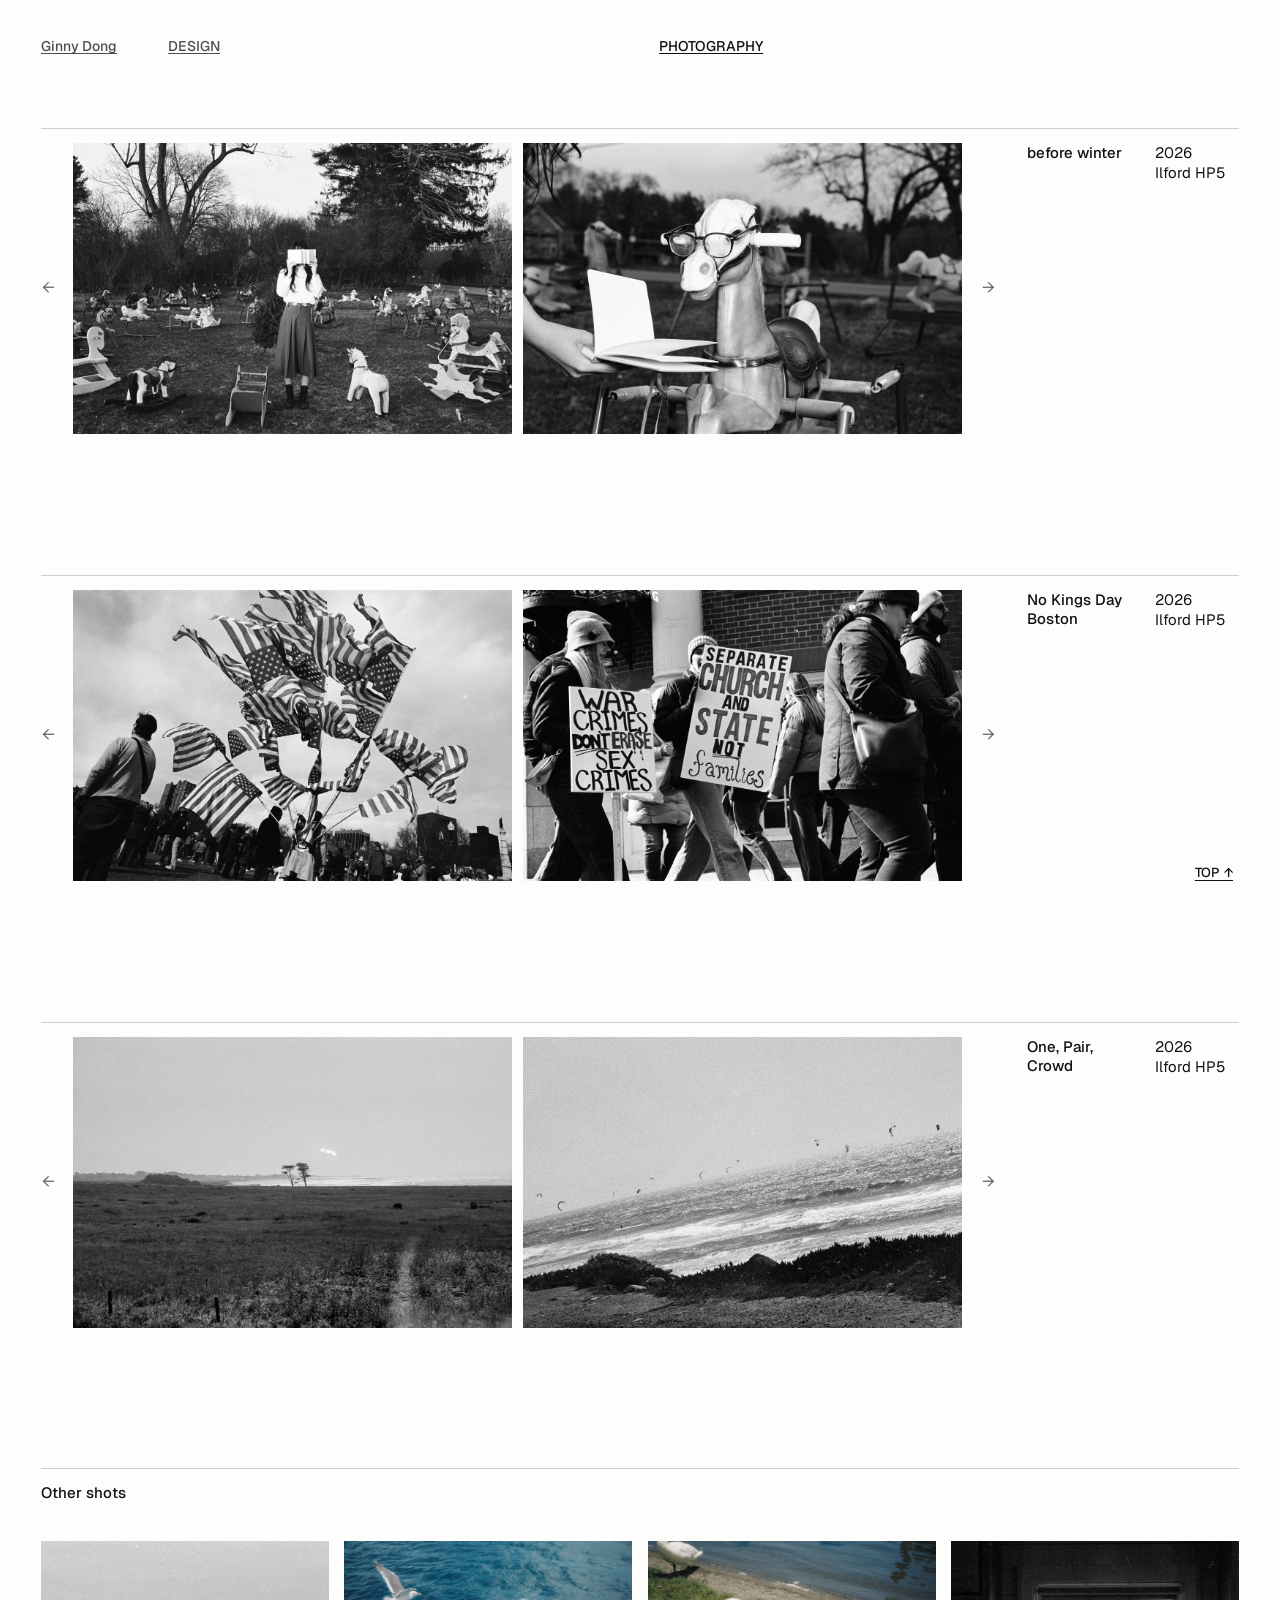
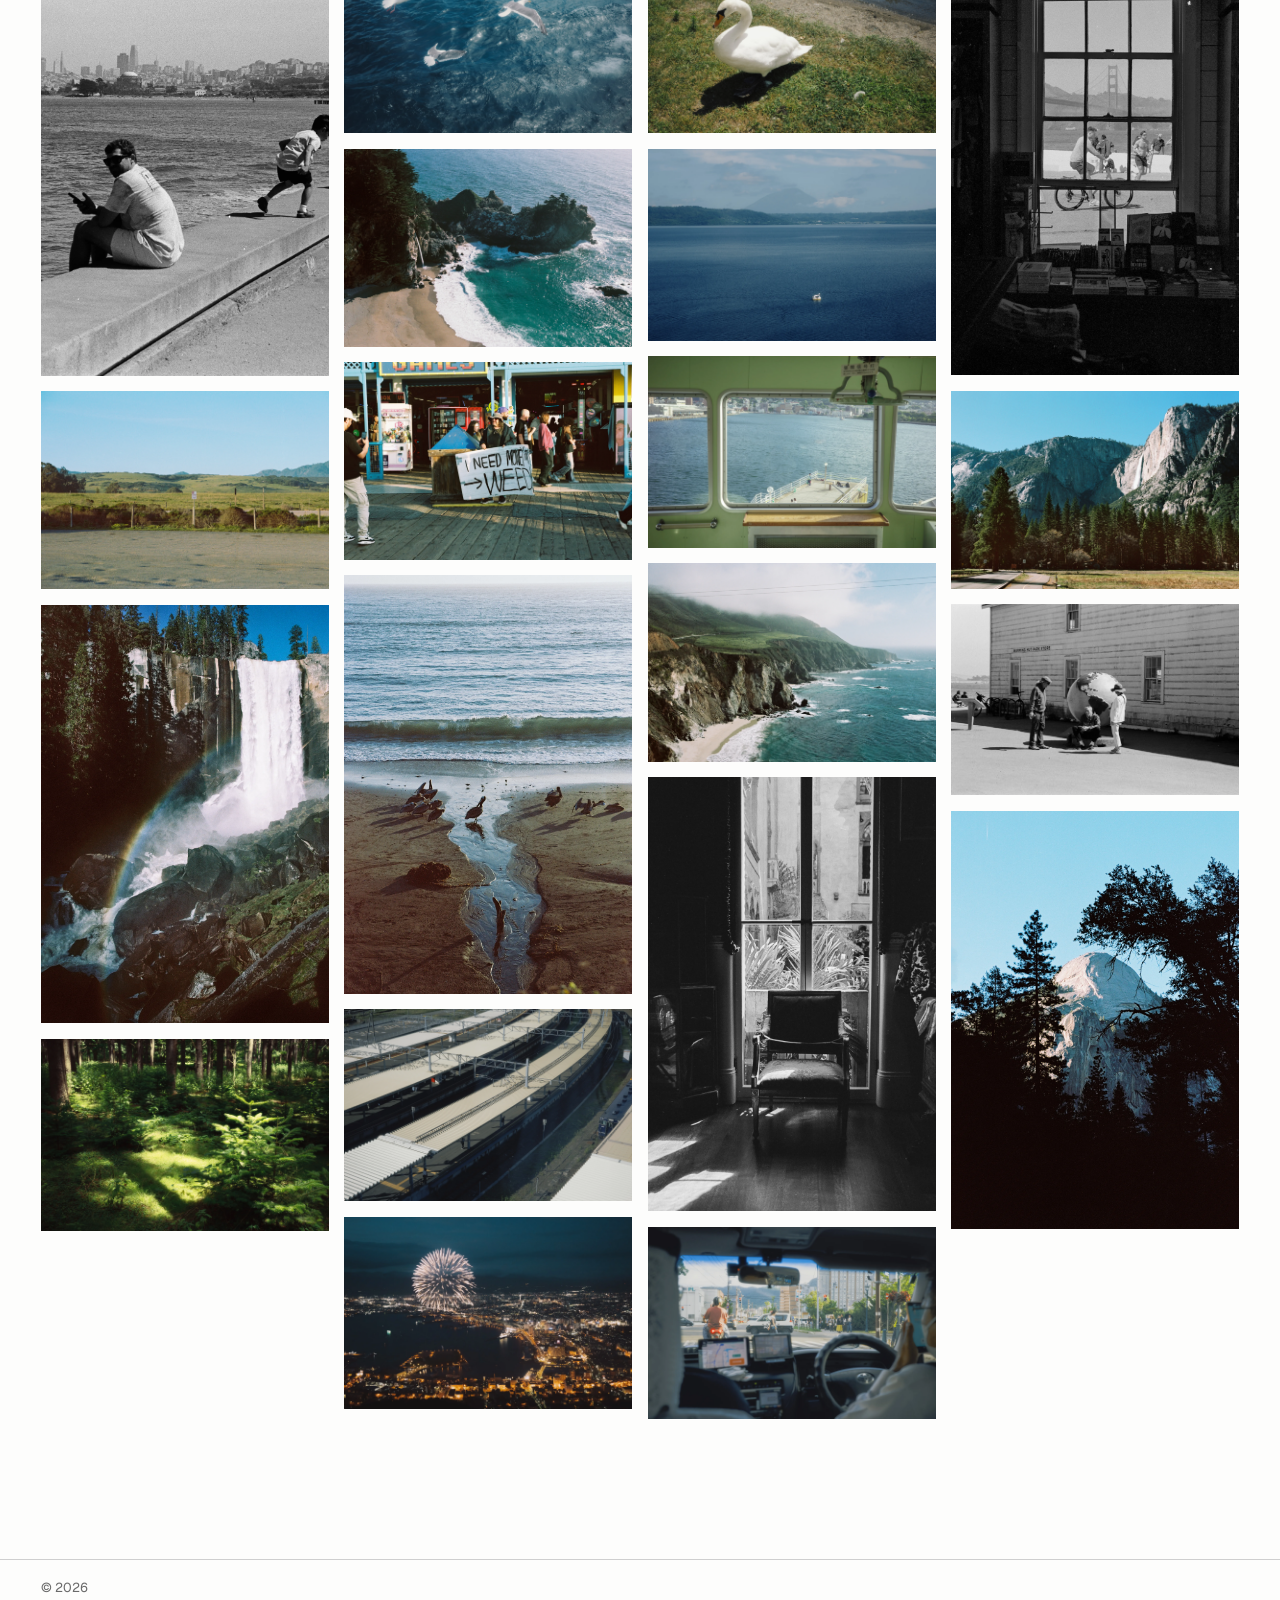
<file: photography/index.html>
<!doctype html>
<html lang="en">
<head>
<meta charset="utf-8">
<title>Ginny Dong Photography</title>
<meta name="viewport" content="width=device-width, initial-scale=1, viewport-fit=cover">
<link rel="preconnect" href="https://fonts.googleapis.com">
<link rel="preconnect" href="https://fonts.gstatic.com" crossorigin>
<link rel="stylesheet" href="https://fonts.googleapis.com/css2?family=Geist:wght@400;500&display=swap">
<style>
/* Layout: one project per row. Hairline on top, a two-photo slideshow flanked by small arrows at left, then a title column and a details column. Other shots sit in a masonry block at the bottom. */
:root {
  --bg: #FDFDFC;
  --fg: #111111;
  --nav: rgba(17, 17, 17, 0.75);
  --muted: #6A6A6A;
  --rule: #CFCFCF;
  --lb-bg: #0D0D0D;
  --lb-fg: #ECECEC;
  --lb-muted: #A3A3A3;
  --lb-line: #3A3A3A;
  --sans: "Geist", -apple-system, "Helvetica Neue", Arial, "PingFang SC", sans-serif;
  --gutter: clamp(20px, 3.2vw, 52px);
}
@media (prefers-color-scheme: dark) {
  :root:not([data-theme="light"]) {
    --bg: #101010; --fg: #ECECEC; --nav: rgba(236, 236, 236, 0.8); --muted: #9A9A9A; --rule: #2E2E2E;
    color-scheme: dark;
  }
}
:root[data-theme="dark"] {
  --bg: #101010; --fg: #ECECEC; --nav: rgba(236, 236, 236, 0.8); --muted: #9A9A9A; --rule: #2E2E2E;
  color-scheme: dark;
}

html { scroll-behavior: smooth; }
html.lock { overflow: hidden; }
body {
  background: var(--bg);
  color: var(--fg);
  font-family: var(--sans);
  font-size: 15px;
  line-height: 1.5;
  -webkit-font-smoothing: antialiased;
}
img { max-width: 100%; }
a { color: inherit; text-underline-offset: 3px; text-decoration-thickness: 1px; }
:focus-visible { outline: 2px solid var(--fg); outline-offset: 3px; }

.wrap {
  padding-left: max(16px, var(--gutter), env(safe-area-inset-left, 0px));
  padding-right: max(16px, var(--gutter), env(safe-area-inset-right, 0px));
}

/* Top tabs: name and Design on the left half, Photography on the right half */
.top {
  display: grid;
  grid-template-columns: minmax(0, 1fr) minmax(0, 1fr);
  gap: 8px clamp(16px, 3vw, 48px);
  padding-block: clamp(28px, 3vw, 40px) 0;
  font-size: 14px;
  font-weight: 500;
  line-height: 1.2;
  text-transform: uppercase;
  color: var(--nav);
}
.top nav { display: flex; flex-wrap: wrap; gap: 4px clamp(20px, 4vw, 56px); }
.top a { text-decoration: underline; text-underline-offset: 2px; min-height: 32px; display: inline-flex; align-items: flex-start; }
.top a:hover { color: var(--fg); }
.top .name { text-transform: none; }
.top a[aria-current="page"] { color: var(--fg); }

main { padding-top: clamp(36px, 4.5vw, 64px); }

/* One row per project */
.row {
  display: grid;
  grid-template-columns: minmax(0, 1fr) minmax(96px, 9%) minmax(84px, 7%);
  gap: 16px clamp(12px, 1.6vw, 24px);
  align-items: start;
  padding-top: 14px;
  border-top: 1px solid var(--rule);
  margin-bottom: clamp(88px, 11vw, 160px);
}
.row h2, .other-head h2 {
  margin: 0;
  font-size: 15px;
  font-weight: 500;
  line-height: 1.3;
}
.details { margin: 0; font-size: 15px; line-height: 1.3; display: flex; flex-direction: column; gap: 1px; }

/* Slideshow: arrow, two photos, arrow */
.show {
  display: grid;
  grid-template-columns: 36px minmax(0, 1fr) 36px;
  align-items: center;
  gap: clamp(2px, 0.5vw, 8px);
  margin-left: -10px;
}
.arrow {
  width: 36px;
  height: 44px;
  padding: 0;
  border: 0;
  background: none;
  color: var(--muted);
  font: inherit;
  font-size: 16px;
  cursor: pointer;
  transition: color 0.2s ease, transform 0.15s ease;
}
.arrow:hover { color: var(--fg); }
.arrow:active { transform: scale(0.92); }
.stage {
  position: relative;
  aspect-ratio: 3.06;
  max-width: 100%;
  overflow: hidden;
}
.slide {
  position: absolute;
  inset: 0;
  display: flex;
  gap: 1.2%;
  opacity: 0;
  transition: opacity 0.7s ease;
}
.slide.on { opacity: 1; }
.ph {
  height: 100%;
  padding: 0;
  border: 0;
  background: transparent;
  cursor: zoom-in;
  flex: 0 0 auto;
}
.ph img {
  display: block;
  height: 100%;
  width: auto;
  max-width: none;
}

.count {
  margin: 6px 0 0;
  font-size: 13px;
  color: var(--muted);
  font-variant-numeric: tabular-nums;
}

/* Other shots: title row, then a loose full-width flow of prints in mixed sizes */
.other { margin-bottom: clamp(88px, 11vw, 160px); }
.other-head {
  padding-top: 14px;
  border-top: 1px solid var(--rule);
  margin-bottom: clamp(24px, 3vw, 40px);
}
/* Masonry: each photo goes into the shortest column, so order runs top to bottom */
.flow {
  display: flex;
  align-items: flex-start;
  gap: clamp(10px, 1.2vw, 18px);
}
.flow .col {
  flex: 1 1 0;
  min-width: 0;
  display: flex;
  flex-direction: column;
  gap: clamp(10px, 1.2vw, 18px);
}
.flow .ph { display: block; width: 100%; height: auto; }
.flow .ph img { width: 100%; height: auto; max-width: 100%; }
.flow .ph img { transition: opacity 0.3s ease; }
.flow .ph:hover img { opacity: 0.85; }

.corner {
  position: fixed;
  right: max(16px, var(--gutter), env(safe-area-inset-right, 0px));
  bottom: max(14px, env(safe-area-inset-bottom, 0px));
  padding: 4px 6px;
  background: var(--bg);
  font-size: 13px;
  font-weight: 500;
  text-transform: uppercase;
  letter-spacing: 0.02em;
}
.corner:hover { text-decoration: none; }

footer {
  padding-block: 18px 72px;
  border-top: 1px solid var(--rule);
  font-size: 13px;
  color: var(--muted);
}

@media (max-width: 760px) {
  .row { grid-template-columns: minmax(0, 1fr) minmax(0, 1fr); }
  .show { grid-column: 1 / -1; }
  .top { grid-template-columns: minmax(0, 1fr); }
  .show { grid-template-columns: 32px minmax(0, 1fr) 32px; gap: 2px; margin-inline: -8px; }
  .arrow { width: 32px; }
  .flow { gap: 8px; }
}
@media (prefers-reduced-motion: reduce) {
  .slide { transition: none; }
}
@media (prefers-reduced-motion: no-preference) {
  #lb[open] #lb-img { animation: lbin 0.35s cubic-bezier(0.16, 1, 0.3, 1); }
}
@keyframes lbin { from { opacity: 0; transform: scale(0.985); } to { opacity: 1; transform: none; } }

/* Viewer */
#lb {
  position: fixed;
  inset: 0;
  width: 100%;
  height: 100%;
  max-width: none;
  max-height: none;
  margin: 0;
  padding: 0;
  border: 0;
  background: var(--lb-bg);
  color: var(--lb-fg);
}
#lb[open] { display: grid; grid-template-rows: minmax(0, 1fr) auto; }
#lb::backdrop { background: var(--lb-bg); }
.lb-stage {
  min-height: 0;
  display: flex;
  align-items: center;
  justify-content: center;
  padding-top: max(16px, env(safe-area-inset-top, 0px));
  padding-left: max(16px, env(safe-area-inset-left, 0px));
  padding-right: max(16px, env(safe-area-inset-right, 0px));
}
#lb-img {
  display: block;
  width: auto;
  height: auto;
  max-width: 100%;
  max-height: calc(100dvh - 104px);
  object-fit: contain;
}
.lb-bar {
  display: flex;
  justify-content: space-between;
  align-items: center;
  gap: 16px;
  padding-top: 12px;
  padding-bottom: max(16px, env(safe-area-inset-bottom, 0px));
  padding-left: max(16px, env(safe-area-inset-left, 0px));
  padding-right: max(16px, env(safe-area-inset-right, 0px));
  font-size: 13px;
}
.lb-cap { margin: 0; color: var(--lb-fg); min-width: 0; font-variant-numeric: tabular-nums; }
.lb-ctrl { display: flex; gap: 8px; }
.lb-ctrl button {
  min-width: 44px;
  min-height: 44px;
  padding: 0 14px;
  border: 1px solid var(--lb-line);
  background: transparent;
  color: var(--lb-fg);
  font: inherit;
  font-size: 14px;
  cursor: pointer;
}
.lb-ctrl button:hover { border-color: var(--lb-fg); }
.lb-ctrl button:active { transform: translateY(1px); }
</style>
<style>body{margin:0}:root{padding-top:env(safe-area-inset-top,0px);padding-bottom:env(safe-area-inset-bottom,0px)}[hidden]{display:none!important}</style>
</head>
<body>
<div id="top">

<header class="wrap top">
  <nav aria-label="Site">
    <a class="name" href="#top">Ginny Dong</a>
    <a href="https://ginnydong.com">Design</a>
  </nav>
  <nav aria-label="Section">
    <a href="#top" aria-current="page">Photography</a>
  </nav>
</header>

<main class="wrap" id="main"></main>

<footer class="wrap">© 2026</footer>

</div>

<a class="corner" href="#top">Top ↑</a>

<dialog id="lb" aria-label="Photo viewer">
  <div class="lb-stage"><img id="lb-img" alt=""></div>
  <div class="lb-bar">
    <p class="lb-cap" id="lb-cap"></p>
    <div class="lb-ctrl">
      <button type="button" id="lb-prev" aria-label="Previous photo">←</button>
      <button type="button" id="lb-next" aria-label="Next photo">→</button>
      <button type="button" id="lb-close">Close</button>
    </div>
  </div>
</dialog>

<script>
(function () {
  /* [folder/file, width, height, alt]. Projects are listed in pairs; the slideshow shows two at a time. */
  var PROJECTS = [
    { id: 'ponyhenge', title: 'before winter', photos: [
      ['ponyhenge/05', 2400, 1592, 'A person holding a book over their face among old rocking horses'],
      ['ponyhenge/01', 2400, 1591, 'A rocking horse wearing glasses, a hand offering it an open book'],
      ['ponyhenge/02', 2400, 1591, 'Two spring horses on the grass, trees and power lines behind'],
      ['ponyhenge/03', 2400, 1591, 'A person in a long skirt resting a hand on a carousel horse'],
      ['ponyhenge/07', 2400, 1591, 'Boots, a small round mirror and the frame of a rocking horse'],
      ['ponyhenge/08', 2400, 1591, 'Rocking horses scattered across a field, houses in the distance']
    ]},
    { id: 'street', title: 'No Kings Day Boston', photos: [
      ['street/04', 2400, 1591, 'A bundle of American flags blowing in the wind'],
      ['street/06', 2400, 1591, 'Marchers carrying a sign that reads Separate Church and State'],
      ['street/01', 2400, 1591, 'People in dinosaur costumes beside a sign that reads Respect Existence'],
      ['street/02', 2400, 1591, 'A line of protesters holding RESIST signs'],
      ['street/03', 2400, 1591, 'A protester holding a handwritten sign high above the crowd'],
      ['street/05', 2400, 1591, 'Protesters walking past an iron fence']
    ]},
    { id: 'one-pair-crowd', title: 'One, Pair, Crowd', groups: [2, 3], photos: [
      ['one-pair-crowd/03', 2400, 1591, 'Two trees at the far edge of a field'],
      ['one-pair-crowd/02', 2400, 1592, 'Kites over the surf'],
      ['one-pair-crowd/01', 1592, 2400, 'A tree against a pale sky with birds in its branches'],
      ['one-pair-crowd/04', 1592, 2400, 'Waves seen from above and one person on the sand'],
      ['one-pair-crowd/06', 2400, 1591, 'A treeline reflected on a frozen lake']
    ]}
  ];
  var OTHER = { id: 'other-shots', title: 'Other shots', photos: [
    ['cali-people/01', 1592, 2400, 'A bookshop window looking out at cyclists and a bridge'],
    ['random-cali-landscape/04', 2400, 1651, 'Granite cliffs, a waterfall and pines in a valley'],
    ['cali-people/03', 2400, 1591, 'Three people talking beside a globe sculpture outside a wooden building'],
    ['random-cali-landscape/02', 1651, 2400, 'A waterfall with a rainbow in the spray'],
    ['random-cali-landscape/06', 2400, 1650, 'A waterfall falling onto a beach in a cove'],
    ['cali-people/02', 1591, 2400, 'A man on a sea wall looking at his phone while a child runs past'],
    ['random-cali-landscape/05', 2400, 1651, 'Sea cliffs and a beach in fog'],
    ['random-cali-landscape/01', 1651, 2400, 'A granite peak behind trees'],
    ['random-cali-landscape/10', 2400, 1650, 'A person on a boardwalk holding a handwritten sign'],
    ['cali-people/04', 1591, 2400, 'A chair in the light from a tall window'],
    ['random-cali-landscape/08', 2400, 1651, 'Green fields and hills beyond a parking lot'],
    ['random-cali-landscape/09', 1651, 2400, 'A stream running across the beach, birds on the sand'],
    ['other/01', 2400, 1600, 'Curving train platforms seen from above'],
    ['other/02', 2400, 1600, 'A harbour seen through the front windows of a ferry'],
    ['other/03', 2400, 1600, 'The view from the back seat of a taxi at a city intersection'],
    ['other/04', 2400, 1600, 'Fireworks over a city at night, seen from a hilltop'],
    ['other/05', 2400, 1600, 'A lake with a mountain behind it and one small boat'],
    ['other/06', 2400, 1600, 'A swan on the grass at the edge of a lake'],
    ['other/07', 2400, 1600, 'Sunlight on young trees in a pine forest'],
    ['other/08', 2400, 1600, 'Gulls flying over dark blue water']
  ]};

  var INTERVAL = 4500;
  var reduce = window.matchMedia && window.matchMedia('(prefers-reduced-motion: reduce)').matches;
  var main = document.getElementById('main');

  function el(tag, cls, attrs) {
    var e = document.createElement(tag);
    if (cls) e.className = cls;
    if (attrs) for (var k in attrs) e.setAttribute(k, attrs[k]);
    return e;
  }
  function photoButton(p, project, idx, lazy) {
    var b = el('button', 'ph', { type: 'button', 'aria-label': 'Open photo: ' + p[3] });
    var img = el('img', '', { src: 'includes/' + p[0] + '.webp', alt: p[3], width: p[1], height: p[2] });
    img.style.aspectRatio = p[1] + ' / ' + p[2];
    if (lazy) img.loading = 'lazy';
    b.appendChild(img);
    b.addEventListener('click', function () { openViewer(project, idx, b); });
    return b;
  }

  var shows = [];

  PROJECTS.forEach(function (project, n) {
    var row = el('article', 'row', { id: project.id });
    var show = el('div', 'show', { role: 'region', 'aria-roledescription': 'slideshow', 'aria-label': project.title });
    var prev = el('button', 'arrow', { type: 'button', 'aria-label': 'Previous photos' });
    prev.textContent = '←';
    var next = el('button', 'arrow', { type: 'button', 'aria-label': 'Next photos' });
    next.textContent = '→';
    var stage = el('div', 'stage');
    var slides = [];
    /* Photos per slide: two by default, or as listed in project.groups */
    var groups = project.groups || [];
    for (var i = 0, g = 0; i < project.photos.length; g++) {
      var size = groups[g] || 2;
      var s = el('div', 'slide');
      for (var j = i; j < i + size && j < project.photos.length; j++) {
        s.appendChild(photoButton(project.photos[j], project, j, n > 0 || i > 0));
      }
      i += size;
      stage.appendChild(s);
      slides.push(s);
    }
    show.appendChild(prev);
    show.appendChild(stage);
    show.appendChild(next);

    var h = el('h2');
    h.textContent = project.title;
    var details = el('p', 'details');
    ['2026', 'Ilford HP5'].forEach(function (t) {
      var s = el('span');
      s.textContent = t;
      details.appendChild(s);
    });

    row.appendChild(show);
    row.appendChild(h);
    row.appendChild(details);
    main.appendChild(row);

    var st = { cur: 0, slides: slides, timer: null, hover: false, visible: false };
    function go(k) {
      st.cur = (k + slides.length) % slides.length;
      slides.forEach(function (sl, j) {
        var on = j === st.cur;
        sl.classList.toggle('on', on);
        if (on) sl.removeAttribute('inert'); else sl.setAttribute('inert', '');
      });
    }
    st.go = go;
    st.restart = function () {
      clearInterval(st.timer);
      st.timer = null;
      if (reduce || st.hover || !st.visible || viewerOpen) return;
      st.timer = setInterval(function () { go(st.cur + 1); }, INTERVAL);
    };
    prev.addEventListener('click', function () { go(st.cur - 1); st.restart(); });
    next.addEventListener('click', function () { go(st.cur + 1); st.restart(); });
    show.addEventListener('mouseenter', function () { st.hover = true; st.restart(); });
    show.addEventListener('mouseleave', function () { st.hover = false; st.restart(); });
    show.addEventListener('focusin', function () { st.hover = true; st.restart(); });
    show.addEventListener('focusout', function () { st.hover = false; st.restart(); });
    stage.addEventListener('touchstart', function (e) { st.x0 = e.touches[0].clientX; }, { passive: true });
    stage.addEventListener('touchend', function (e) {
      if (st.x0 == null) return;
      var dx = e.changedTouches[0].clientX - st.x0;
      if (Math.abs(dx) > 40) { go(st.cur + (dx < 0 ? 1 : -1)); st.restart(); }
      st.x0 = null;
    });
    st.row = row;
    go(0);
    shows.push(st);
  });

  /* Other shots */
  var other = el('section', 'other', { id: OTHER.id });
  var ohead = el('div', 'other-head');
  var oh = el('h2');
  oh.textContent = OTHER.title;
  ohead.appendChild(oh);
  var flow = el('div', 'flow');
  /* New order on every visit */
  for (var r = OTHER.photos.length - 1; r > 0; r--) {
    var j = Math.floor(Math.random() * (r + 1));
    var tmp = OTHER.photos[r]; OTHER.photos[r] = OTHER.photos[j]; OTHER.photos[j] = tmp;
  }
  var tiles = OTHER.photos.map(function (p, i) { return { btn: photoButton(p, OTHER, i, true), h: p[2] / p[1] }; });
  var lastCols = 0;
  function layoutFlow() {
    var w = window.innerWidth;
    var n = w > 1100 ? 4 : w > 640 ? 3 : 2;
    if (n === lastCols) return;
    lastCols = n;
    flow.textContent = '';
    var cols = [], heights = [];
    for (var c = 0; c < n; c++) { cols.push(flow.appendChild(el('div', 'col'))); heights.push(0); }
    tiles.forEach(function (t) {
      var k = heights.indexOf(Math.min.apply(null, heights));
      cols[k].appendChild(t.btn);
      heights[k] += t.h;
    });
  }
  layoutFlow();
  window.addEventListener('resize', layoutFlow);
  other.appendChild(ohead);
  other.appendChild(flow);
  main.appendChild(other);

  /* Only run a slideshow while it is on screen */
  if ('IntersectionObserver' in window) {
    var io = new IntersectionObserver(function (entries) {
      entries.forEach(function (en) {
        shows.forEach(function (st) {
          if (st.row === en.target) { st.visible = en.isIntersecting; st.restart(); }
        });
      });
    }, { threshold: 0.4 });
    shows.forEach(function (st) { io.observe(st.row); });
  } else {
    shows.forEach(function (st) { st.visible = true; st.restart(); });
  }
  document.addEventListener('visibilitychange', function () {
    shows.forEach(function (st) {
      if (document.hidden) { clearInterval(st.timer); st.timer = null; } else st.restart();
    });
  });

  /* Viewer */
  var lb = document.getElementById('lb');
  var big = document.getElementById('lb-img');
  var cap = document.getElementById('lb-cap');
  var cur = null, ci = 0, opener = null, viewerOpen = false;

  function show() {
    var p = cur.photos[ci];
    big.src = 'includes/' + p[0] + '.webp';
    big.alt = p[3];
    cap.textContent = cur.title;
    new Image().src = 'includes/' + cur.photos[(ci + 1) % cur.photos.length][0] + '.webp';
  }
  function openViewer(project, idx, from) {
    cur = project; ci = idx; opener = from; viewerOpen = true;
    shows.forEach(function (st) { st.restart(); });
    show();
    if (typeof lb.showModal === 'function') lb.showModal(); else lb.setAttribute('open', '');
    document.documentElement.classList.add('lock');
  }
  function step(d) { var n = cur.photos.length; ci = (ci + d + n) % n; show(); }
  function close() { if (lb.open) { if (lb.close) lb.close(); else lb.removeAttribute('open'); } }

  document.getElementById('lb-prev').addEventListener('click', function () { step(-1); });
  document.getElementById('lb-next').addEventListener('click', function () { step(1); });
  document.getElementById('lb-close').addEventListener('click', close);
  lb.addEventListener('close', function () {
    viewerOpen = false;
    document.documentElement.classList.remove('lock');
    if (opener) opener.focus({ preventScroll: true });
    shows.forEach(function (st) { st.restart(); });
  });
  lb.addEventListener('keydown', function (e) {
    if (e.key === 'ArrowLeft') { e.preventDefault(); step(-1); }
    if (e.key === 'ArrowRight') { e.preventDefault(); step(1); }
  });
  lb.addEventListener('click', function (e) {
    if (e.target === lb || e.target.classList.contains('lb-stage')) close();
  });
  var x0 = null;
  lb.addEventListener('touchstart', function (e) { x0 = e.touches[0].clientX; }, { passive: true });
  lb.addEventListener('touchend', function (e) {
    if (x0 === null) return;
    var dx = e.changedTouches[0].clientX - x0;
    if (Math.abs(dx) > 50) step(dx < 0 ? 1 : -1);
    x0 = null;
  });
})();
</script>
</body>
</html>
</file>
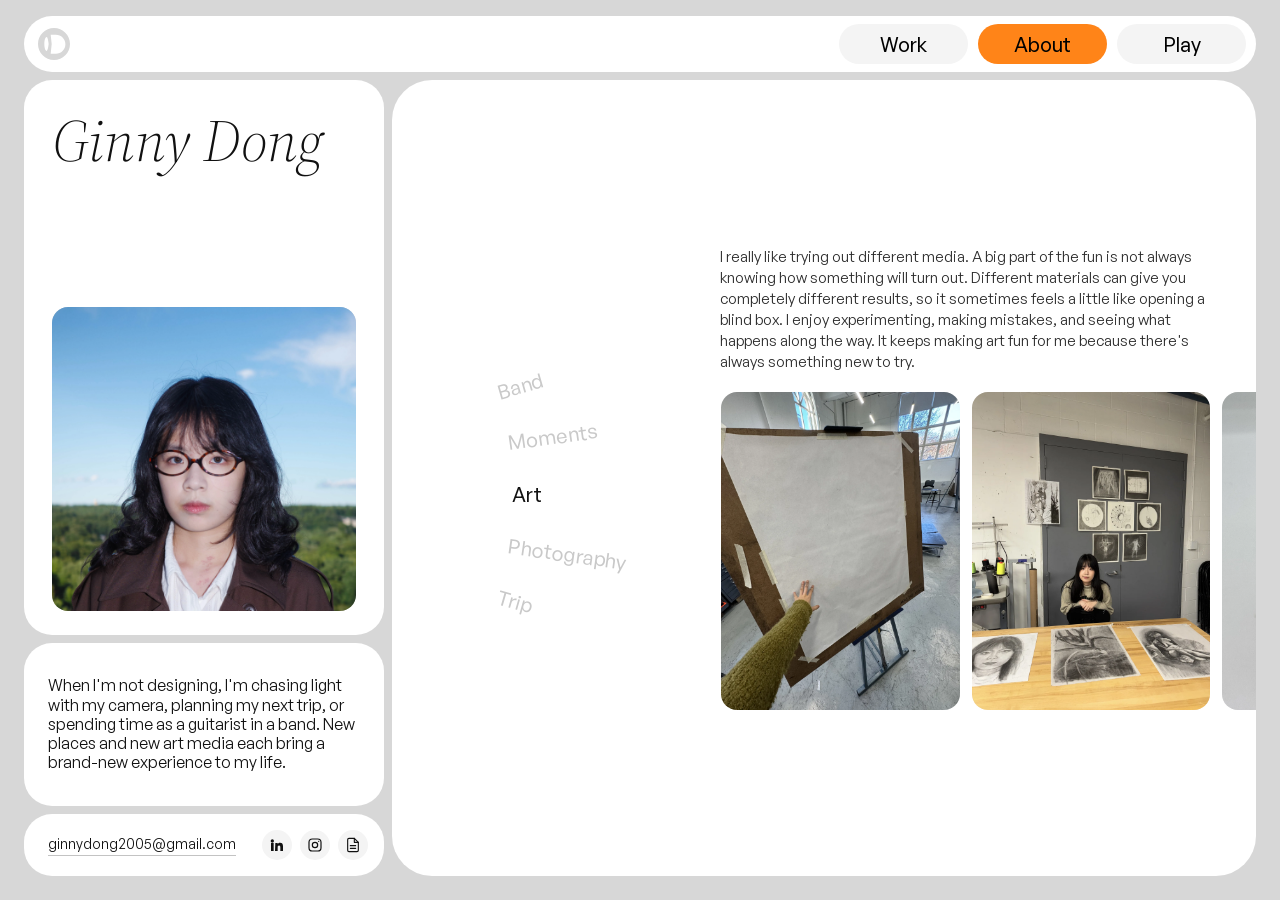
<file: aboutme.html>
<!DOCTYPE html>
<html lang="en">
<head>
<meta charset="UTF-8"/>
<meta name="viewport" content="width=device-width,initial-scale=1.0"/>
<script src="page-scale.js"></script>
<title>About Me</title>
<link rel="preconnect" href="https://fonts.googleapis.com">
<link rel="preconnect" href="https://fonts.gstatic.com" crossorigin>
<link href="https://fonts.googleapis.com/css2?family=Source+Serif+4:ital,wght@1,300&display=swap" rel="stylesheet">
<link rel="preload" href="fonts/GeneralSans-Variable.woff2" as="font" type="font/woff2" crossorigin>
<style>
/* ── General Sans (Fontshare, ITF Free Font License, free for commercial
   use) — self-hosted variable font, any weight 200–700, carrying body copy
   and every label/tag. Serif headings still come from Source Serif 4. Only
   the upright is preloaded; the italic loads when a page first uses it. ── */
@font-face{font-family:'General Sans';src:url('fonts/GeneralSans-Variable.woff2') format('woff2');font-weight:200 700;font-style:normal;font-display:swap}
@font-face{font-family:'General Sans';src:url('fonts/GeneralSans-VariableItalic.woff2') format('woff2');font-weight:200 700;font-style:italic;font-display:swap}

*{margin:0;padding:0;box-sizing:border-box}
:root{
  --canvas:#D7D7D7;
  --paper:#ffffff;
  --ink:#111111;
  --sidegap:24px;
  --midgap:8px;
}
html,body{height:100%;overflow:hidden;overscroll-behavior:none}
body{
  font-family:'General Sans',-apple-system,BlinkMacSystemFont,'Helvetica Neue',Helvetica,Arial,sans-serif;
  font-weight:400;
  color:var(--ink);
  background:var(--canvas);
  -webkit-font-smoothing:antialiased;
  overflow:hidden;
  display:flex;
  flex-direction:column;
}
#navWrap{flex-shrink:0;margin:calc(var(--sidegap) - 8px) var(--sidegap) 0 var(--sidegap)}
nav{background:#fff;border-radius:999px;display:flex;align-items:center;gap:10px;padding:8px 10px}
.nav-tabs{flex:1;display:flex;justify-content:center;gap:10px}
.nav-tabs a{flex:1;max-width:260px;height:40px;border-radius:999px;border:none;cursor:pointer;font-size:20px;font-weight:450;background:#f4f4f4;color:#000;transition:background .2s;display:flex;align-items:center;justify-content:center;text-decoration:none}
.nav-tabs a:hover:not(.active){background:#e9e9e9}
.nav-tabs a.tab-work.active{background:#CBFF71;color:#000}
.nav-tabs a.tab-about.active{background:#FF8418;color:#000}
.nav-tabs a.tab-play.active{background:#00D0FF;color:#000}
.shell{flex:1;min-height:0;display:flex;gap:var(--midgap);margin:var(--midgap) var(--sidegap) var(--sidegap) var(--sidegap)}
#contentWrap{flex:1;min-width:0;background:#fff;border-radius:40px;overflow:hidden;position:relative}

/* ── Intro rail: three stacked white frames, a column sibling of the content
   frame (same pattern as index.html's introRail), sliding in from the left
   on load. ── */
#introRail{flex-shrink:0;width:360px;display:flex;flex-direction:column;gap:var(--midgap)}
.intro-frame{background:var(--paper,#fff);border-radius:28px;overflow:hidden;
  opacity:0;transform:translateX(-60px);animation:introSlide .6s cubic-bezier(.65,0,.35,1) forwards}
.intro-frame.id{padding:28px 28px 24px;container-type:inline-size;flex:1 1 auto;min-height:0;display:flex;flex-direction:column;justify-content:space-between}
/* The bio is a fixed size, its copy plus padding. The portrait card above
   takes up any slack: on short viewports the photo shrinks, on tall ones the
   card grows with the photo pinned to its bottom. */
.intro-frame.bio{padding:24px;flex:none;display:flex;align-items:center}
.intro-frame.contact{padding:16px 16px 16px 24px;container-type:inline-size}
.intro-frame:nth-child(1){animation-delay:.1s}
.intro-frame:nth-child(2){animation-delay:.22s}
.intro-frame:nth-child(3){animation-delay:.34s}
@keyframes introSlide{to{opacity:1;transform:translateX(0)}}
@media (prefers-reduced-motion:reduce){.intro-frame{animation:none;opacity:1;transform:none}}
.no-intro-anim .intro-frame{animation:none;opacity:1;transform:none}
.intro-name{font-family:'Source Serif 4',serif;font-style:italic;font-weight:300;font-size:19.5cqi;line-height:1.1;color:#111;white-space:nowrap}
.intro-photo{margin-top:18px;width:100%;aspect-ratio:1/1;border-radius:16px;background:#d7d7d7;object-fit:cover;display:block}
/* Flip card: cartoon avatar on the front, photo on the back. Which face shows
   is driven by the `rail-about` class on <html> (see the rail hand-off below). */
/* Square at full width, but allowed to shrink in height when the rail is
   short; the card inside stays square at whichever side is smaller. */
.intro-photo-flip{margin-top:18px;width:100%;aspect-ratio:1/1;perspective:1200px;min-height:0;container-type:size}
.intro-photo-flip .flip-inner{position:relative;width:min(100cqw,100cqh);height:auto;aspect-ratio:1/1;margin:0 auto;transform-style:preserve-3d;transition:transform .9s cubic-bezier(.45,.05,.25,1)}
.intro-photo-flip .intro-photo{position:absolute;inset:0;margin-top:0;width:100%;height:100%;aspect-ratio:auto;backface-visibility:hidden;-webkit-backface-visibility:hidden}
.intro-photo-flip .intro-photo.back{transform:rotateY(180deg);overflow:hidden}
/* Zoom + drop the photo so the real head lands where the cartoon head is. */
.intro-photo-flip .intro-photo.back img{width:100%;height:100%;object-fit:cover;display:block;transform:translateY(15%) scale(1.4)}
html.rail-about .intro-photo-flip .flip-inner{transform:rotateY(180deg)}
.intro-bio-stack{display:grid;width:100%;overflow:hidden}
.intro-bio-stack .intro-bio{grid-area:1/1;align-self:center;transition:transform .6s cubic-bezier(.4,0,.2,1),opacity .45s ease}
.bio-personal{transform:translateY(105%);opacity:0}
html.rail-about .bio-pro{transform:translateY(-105%);opacity:0}
html.rail-about .bio-personal{transform:none;opacity:1}
@media (prefers-reduced-motion:reduce){
  .intro-photo-flip .flip-inner,.intro-bio-stack .intro-bio{transition:none}
}
.intro-bio{font-size:16px;font-weight:400;line-height:1.2;color:#111}
.intro-contact{display:flex;align-items:center;justify-content:space-between;gap:10px;flex-wrap:nowrap}
.intro-icons{display:flex;align-items:center;gap:8px;flex-shrink:0}
/* Email and the three icons always share one line: the address shrinks to fit
   what the icons (3×30 + 2×8) and the gap (10) leave. 12.8em ≈ its width. */
.intro-email{font-size:min(14px,calc((100cqi - 116px) / 12.8));white-space:nowrap;min-width:0;color:#111;text-decoration:none;border-bottom:1px solid rgba(17,17,17,.25);padding-bottom:2px}
.intro-email:hover{border-color:#111}
.intro-icon{width:30px;height:30px;flex-shrink:0;border-radius:999px;background:#f4f4f4;display:flex;align-items:center;justify-content:center;color:#111;text-decoration:none;transition:background .2s}
.intro-icon:hover{background:#e9e9e9}
.intro-icon svg{width:16px;height:16px}

/* ── Dial nav: the five About sections laid out along a circle whose centre
   sits off the left edge of the content frame, so only the right arc shows.
   The selected item always sits at 3 o'clock; the others take the slots
   above and below it (--k, set in JS), and the list wraps around, so
   moving down shifts every item up and the top one comes back in at the
   bottom. ── */
.about-body{position:absolute;inset:0}
.dial{--r:360px;--step:8deg;
  position:absolute;left:-250px;top:50%;width:0;height:0;z-index:2}
.dial-item{--k:var(--i);position:absolute;left:0;top:0;transform-origin:0 50%;
  transform:rotate(calc(var(--k) * var(--step))) translateX(var(--r));
  white-space:nowrap;font-family:inherit;font-size:20px;font-weight:450;
  color:#c9c9c9;background:none;border:0;padding:3px 10px;cursor:pointer;
  transition:color .35s ease,transform .6s cubic-bezier(.35,.02,.2,1),opacity .25s ease}
/* Wrapping items fade out past one edge, jump (no-anim) to just past the
   other edge, then slide in. */
.dial-item.leaving{opacity:0}
.dial-item.no-anim{transition:none}
.dial-item:hover{color:#9a9a9a}
.dial-item.active{color:var(--ink)}
.dial-item:focus-visible{outline:2px solid #FF8418;outline-offset:2px;border-radius:6px}

.dial-panel{position:absolute;left:280px;right:0;top:0;bottom:0;overflow:hidden;container-type:size}
/* The copy sits directly on top of the photo strip; the strip is 40% of the
   frame height and the pair is centred, so the white bands above and below
   come out equal. */
.dial-page{position:absolute;inset:0;padding-left:48px;
  display:flex;flex-direction:column;justify-content:center;
  opacity:0;visibility:hidden;transform:translateY(14px);
  transition:opacity .4s ease,transform .4s ease,visibility .4s}
.dial-page.active{opacity:1;visibility:visible;transform:none}
.dial-inner{display:flex;flex-direction:column;min-height:0;max-height:100%}
.dial-text{flex:none;overflow:hidden;padding-right:48px;padding-bottom:20px}
.dial-lede{font-size:15px;line-height:1.4;max-width:54ch;color:#2b2b2b}
/* Photo strip: 40% of the frame height (cqh is measured against the panel).
   Scrolls sideways and bleeds off the right edge so it reads as "there is more
   over there". */
.dial-strip{flex:none;height:40cqh;display:flex;gap:12px;
  overflow-x:auto;overflow-y:hidden;padding-right:48px;
  scroll-snap-type:x proximity;scrollbar-width:none;overscroll-behavior:contain;-webkit-overflow-scrolling:touch;
  cursor:grab}
.dial-strip::-webkit-scrollbar{height:0}
.dial-strip.dragging{cursor:grabbing;scroll-snap-type:none}
/* Snap off while the auto-play glide drives scrollLeft frame by frame, or the
   browser would snap every intermediate position. */
.dial-strip.auto{scroll-snap-type:none}
.dial-strip img{flex:none;height:100%;width:auto;border-radius:16px;
  object-fit:cover;background:#f2f2f2;scroll-snap-align:start;
  -webkit-user-drag:none;user-select:none}
@media (prefers-reduced-motion:reduce){.dial-item,.dial-page{transition:none}}

/* Shorter viewports: pull the wheel in so the top and bottom items stay inside
   the frame. */
@media (max-height:820px){
  .dial{--r:320px;--step:8.5deg;left:-228px}
  .dial-panel{left:250px}
  .dial-page{padding-left:36px}
  .dial-strip{height:44cqh}
  .dial-text,.dial-strip{padding-right:36px}
}

/* ── Small screens: same one-screen layout as the home page. Portrait + bio
   share the top row, the content frame fills the middle, and the contact
   card is a full-width strip at the bottom; the page itself never scrolls. ── */
@media (max-width:860px){
  :root{--sidegap:12px}
  body{height:100dvh}
  #navWrap{margin:12px var(--sidegap) 0}
  .shell{
    display:grid;
    grid-template-columns:minmax(0,1fr) minmax(0,2fr);
    grid-template-rows:auto minmax(0,1fr) auto;
    gap:var(--midgap);
    min-height:0
  }
  #introRail{display:contents}
  .intro-frame{border-radius:22px}
  .intro-frame.id{
    grid-column:1;
    grid-row:1;
    padding:12px 10px;
    align-self:stretch;
    display:flex;
    flex-direction:column
  }
  .intro-name{font-size:min(19.5cqi,30px)}
  /* The portrait fills the space under the name. .flip-inner takes the
     figure's own proportions (hair to bottom edge of PersonalImage.png:
     x 305–1420, y 410–1707 of 1707) at the largest size that fits (cq units),
     bottom-centred, and the square image is offset inside it — so the whole
     head always shows, whatever the box's shape. The image's white backdrop
     spills past the box and blends into the card. */
  .intro-photo-flip{
    flex:1;
    width:100%;
    min-height:96px;
    aspect-ratio:auto;
    margin-top:8px;
    overflow:hidden;
    container-type:size;
    display:flex;
    align-items:flex-end;
    justify-content:center
  }
  .intro-photo-flip .flip-inner{
    width:min(100cqw,100cqh * 1115 / 1297);
    height:auto;
    aspect-ratio:1115 / 1297
  }
  .intro-photo-flip .intro-photo.front{
    top:-31.61%;
    left:-27.35%;
    width:153.09%;
    height:auto;
    max-width:none;
    border-radius:0
  }
  .intro-frame.bio{
    grid-column:2;
    grid-row:1;
    min-height:0;
    padding:12px 14px;
    align-items:center
  }
  .intro-bio-stack{display:flex;flex-direction:column;gap:12px;overflow:visible}
  .intro-bio-stack .intro-bio{
    transform:none!important;
    opacity:1!important;
    transition:none;
    font-size:clamp(12.5px,min(3.6vw,2.1dvh),16px);
    line-height:1.28;
    text-wrap:wrap
  }
  .intro-bio-stack .bio-pro{display:none}
  .intro-frame.contact{
    grid-column:1 / -1;
    grid-row:3;
    padding:8px 10px 8px 20px
  }
  .intro-contact{align-items:center;justify-content:space-between;gap:10px}
  .intro-email{font-size:min(clamp(14px,3.8vw,16px),calc((100cqi - 134px) / 12.8))}
  .intro-icons{gap:8px}
  .intro-icon{width:36px;height:36px}
  .intro-icon svg{width:18px;height:18px}
  /* Tiny phones: slightly smaller icons so the address stays readable. */
  @media (max-width:360px){
    .intro-icons{gap:6px}
    .intro-icon{width:32px;height:32px}
    .intro-email{font-size:min(clamp(14px,3.8vw,16px),calc((100cqi - 118px) / 12.8))}
  }
  #contentWrap{grid-column:1 / -1;grid-row:2;min-height:0;border-radius:24px}
  /* No room for the wheel: fall back to one row of section links, sized to
     fit on a single line. Below it the active section fills the frame: copy
     at its natural height, the photo strip takes the rest. */
  .about-body{display:flex;flex-direction:column}
  .dial{position:static;transform:none;width:auto;height:auto;flex:none;
    display:flex;flex-wrap:nowrap;justify-content:space-between;gap:4px;padding:14px 16px 0}
  .dial-item{position:static;transform:none;padding:4px 2px;opacity:1;
    font-size:clamp(13px,3.9vw,16px)}
  .dial-panel{position:relative;left:auto;flex:1;min-height:0;padding:0;container-type:normal}
  .dial-page{position:absolute;inset:0;padding:10px 0 16px 16px;justify-content:flex-start;
    display:none;opacity:1;visibility:visible;transform:none}
  .dial-page.active{display:flex}
  .dial-inner{flex:1;height:100%;min-height:0;max-height:none}
  .dial-text{flex:0 1 auto;min-height:0;overflow-y:auto;padding-right:16px;padding-bottom:12px}
  .dial-lede{font-size:14px}
  .dial-strip{flex:1 1 0;min-height:110px;height:auto;padding-right:16px}
}
</style>
<link rel="stylesheet" href="nav-logo.css?v=3">
<link rel="stylesheet" href="page-transition.css">
<script src="page-transition.js" data-tab="about"></script>
<link rel="icon" type="image/svg+xml" href="images/shared/favicon-about.svg">
</head>
<body data-rail="about">
<script>
// Carry the rail state over from the page we came from, so the portrait and
// bio can animate from it instead of snapping. Runs before first paint.
(function(){
  var from=sessionStorage.getItem('railFrom');
  sessionStorage.removeItem('railFrom');
  window.__railFrom=from;
  var root=document.documentElement;
  if(from) root.classList.add('no-intro-anim');
  if(from==='about') root.classList.add('rail-about');
})();
</script>
<div id="navWrap">
  <nav>
    <a href="index.html" class="nav-home logo-about" aria-label="Back to Work home"><svg class="nav-home-mark" viewBox="0 0 111 111" aria-hidden="true"><path d="M55.5 0C86.1518 0 111 24.8482 111 55.5C111 86.1518 86.1518 111 55.5 111C24.8482 111 0 86.1518 0 55.5C0 24.8482 24.8482 0 55.5 0ZM47.5 55.5L44 89H62C80.2254 89 95 74.2254 95 56C95 37.7746 80.2254 23 62 23H44L47.5 55.5ZM30 31.5C25.5817 31.5 22 42.2452 22 55.5C22 68.7548 25.5817 79.5 30 79.5C34.4183 79.5 37 55.5 37 55.5C36.9956 55.459 34.4145 31.5 30 31.5Z" fill="currentColor"/></svg></a>
    <div class="nav-tabs">
      <a href="index.html" class="tab-work">Work</a>
      <a href="aboutme.html" class="tab-about active">About</a>
      <a href="play.html" class="tab-play">Play</a>
    </div>
  </nav>
</div>
<div class="shell">
  <div id="introRail" aria-label="About Ginny">
    <div class="intro-frame id">
      <div class="intro-name">Ginny Dong</div>
      <div class="intro-photo-flip">
        <div class="flip-inner">
          <img class="intro-photo front" src="images/about/PersonalImage.png" alt="Illustrated portrait of Ginny Dong"/>
          <div class="intro-photo back"><img src="images/about/AboutmePic.webp" alt="Photo of Ginny Dong"/></div>
        </div>
      </div>
    </div>
    <div class="intro-frame bio">
      <div class="intro-bio-stack">
        <p class="intro-bio bio-pro">I'm a UX designer who codes and makes art. With a background in human factors psychology, computer science and visual arts, I study how people think and decide, then design and build interfaces that are clear and easy to trust.</p>
        <p class="intro-bio bio-personal">When I'm not designing, I'm chasing light with my camera, planning my next trip, or spending time as a guitarist in a band. New places and new art media each bring a brand-new experience to my life.</p>
      </div>
    </div>
    <div class="intro-frame contact">
      <div class="intro-contact">
        <a class="intro-email" href="mailto:ginnydong2005@gmail.com">ginnydong2005@gmail.com</a>
        <div class="intro-icons">
          <a class="intro-icon" href="https://www.linkedin.com/in/ginny-jiayi-dong/" target="_blank" rel="noopener noreferrer" aria-label="LinkedIn">
            <svg viewBox="0 0 24 24" fill="currentColor"><path d="M4.98 3.5a2.5 2.5 0 1 1 0 5 2.5 2.5 0 0 1 0-5zM3 9h4v12H3zM9.5 9H13v1.64h.05c.5-.9 1.7-1.85 3.5-1.85 3.74 0 4.45 2.34 4.45 5.4V21h-4v-5.3c0-1.26-.02-2.9-1.86-2.9-1.86 0-2.14 1.4-2.14 2.8V21h-4z"/></svg>
          </a>
          <a class="intro-icon" href="https://www.instagram.com/gnyjydong/" target="_blank" rel="noopener noreferrer" aria-label="Instagram">
            <svg viewBox="0 0 24 24" fill="none" stroke="currentColor" stroke-width="1.8"><rect x="3" y="3" width="18" height="18" rx="5"/><circle cx="12" cy="12" r="4"/><circle cx="17.5" cy="6.5" r="1" fill="currentColor" stroke="none"/></svg>
          </a>
          <a class="intro-icon" href="https://drive.google.com/file/d/17sJrLH_0N98VORUtS8v0ZmUyEI44dolc/view?usp=sharing" target="_blank" rel="noopener noreferrer" aria-label="Resume">
            <svg viewBox="0 0 24 24" fill="none" stroke="currentColor" stroke-width="1.7" stroke-linecap="round" stroke-linejoin="round"><path d="M14 2H6a2 2 0 0 0-2 2v16a2 2 0 0 0 2 2h12a2 2 0 0 0 2-2V8z"/><path d="M14 2v6h6"/><line x1="8" y1="13" x2="16" y2="13"/><line x1="8" y1="17" x2="16" y2="17"/></svg>
          </a>
        </div>
      </div>
    </div>
  </div>

  <div id="contentWrap">
    <div class="about-body">
      <div class="dial" id="dial" role="tablist" aria-label="About sections" aria-orientation="vertical" tabindex="0">
      <button class="dial-item active" type="button" style="--i:0" data-key="art" aria-controls="page-art">Art</button>
      <button class="dial-item" type="button" style="--i:1" data-key="photography" aria-controls="page-photography">Photography</button>
      <button class="dial-item" type="button" style="--i:2" data-key="trip" aria-controls="page-trip">Trip</button>
      <button class="dial-item" type="button" style="--i:3" data-key="band" aria-controls="page-band">Band</button>
      <button class="dial-item" type="button" style="--i:4" data-key="moments" aria-controls="page-moments">Moments</button>
      </div>
      <div class="dial-panel">
      <article class="dial-page active" id="page-art" data-key="art">
        <div class="dial-inner">
          <div class="dial-text">
            <p class="dial-lede">I really like trying out different media. A big part of the fun is not always knowing how something will turn out. Different materials can give you completely different results, so it sometimes feels a little like opening a blind box. I enjoy experimenting, making mistakes, and seeing what happens along the way. It keeps making art fun for me because there's always something new to try.</p>
          </div>
          <div class="dial-strip">
            <img src="images/about/gallery/Art1.webp" alt="Artwork by Ginny 1" loading="lazy" decoding="async"/>
            <img src="images/about/gallery/Art2.webp" alt="Artwork by Ginny 2" loading="lazy" decoding="async"/>
            <img src="images/about/gallery/Art3.webp" alt="Artwork by Ginny 3" loading="lazy" decoding="async"/>
            <img src="images/about/gallery/Art4.webp" alt="Artwork by Ginny 4" loading="lazy" decoding="async"/>
            <img src="images/about/gallery/Art5.webp" alt="Artwork by Ginny 5" loading="lazy" decoding="async"/>
            <img src="images/about/gallery/Art6.webp" alt="Artwork by Ginny 6" loading="lazy" decoding="async"/>
          </div>
        </div>
      </article>
      <article class="dial-page" id="page-photography" data-key="photography">
        <div class="dial-inner">
          <div class="dial-text">
            <p class="dial-lede">I really enjoy shooting film and developing it myself. I like how the whole process feels slower and more intentional. Since a roll only has around 36 shots, I become much more careful about what I choose to photograph. If I take a thousand digital photos, I might never look back at most of them, but with film, the time and effort I put into each roll makes every photo feel more meaningful and worth keeping.</p>
          </div>
          <div class="dial-strip">
            <img src="images/about/gallery/Film1.webp" alt="Photograph by Ginny 1" loading="lazy" decoding="async"/>
            <img src="images/about/gallery/Film2.webp" alt="Photograph by Ginny 2" loading="lazy" decoding="async"/>
            <img src="images/about/gallery/Film3.webp" alt="Photograph by Ginny 3" loading="lazy" decoding="async"/>
            <img src="images/about/gallery/Film4.webp" alt="Photograph by Ginny 4" loading="lazy" decoding="async"/>
            <img src="images/about/gallery/Film5.webp" alt="Photograph by Ginny 5" loading="lazy" decoding="async"/>
            <img src="images/about/gallery/Film6.webp" alt="Photograph by Ginny 6" loading="lazy" decoding="async"/>
            <img src="images/about/gallery/Film7.webp" alt="Photograph by Ginny 7" loading="lazy" decoding="async"/>
          </div>
        </div>
      </article>
      <article class="dial-page" id="page-trip" data-key="trip">
        <div class="dial-inner">
          <div class="dial-text">
            <p class="dial-lede">I really like traveling, especially when I can explore without planning too much. I enjoy noticing small things like local stores, food, streets, and signs, and I usually take a lot of photos along the way. For me, traveling is more about collecting little moments than checking off famous places.</p>
          </div>
          <div class="dial-strip">
            <img src="images/about/gallery/Trip1.webp" alt="Ginny travelling 1" loading="lazy" decoding="async"/>
            <img src="images/about/gallery/Trip2.webp" alt="Ginny travelling 2" loading="lazy" decoding="async"/>
            <img src="images/about/gallery/Trip3.webp" alt="Ginny travelling 3" loading="lazy" decoding="async"/>
            <img src="images/about/gallery/Trip4.webp" alt="Ginny travelling 4" loading="lazy" decoding="async"/>
            <img src="images/about/gallery/Trip5.webp" alt="Ginny travelling 5" loading="lazy" decoding="async"/>
            <img src="images/about/gallery/Trip6.webp" alt="Ginny travelling 6" loading="lazy" decoding="async"/>
            <img src="images/about/gallery/Trip7.webp" alt="Ginny travelling 7" loading="lazy" decoding="async"/>
          </div>
        </div>
      </article>
      <article class="dial-page" id="page-band" data-key="band">
        <div class="dial-inner">
          <div class="dial-text">
            <p class="dial-lede">I play bass and guitar in a band. We mostly cover songs from bands we like, and every once in a while we try writing something of our own. I honestly don't understand music theory at all, but I still really enjoy playing with everyone. Being on stage together is probably my favorite part &mdash; it's just fun, a little chaotic, and always feels different from practicing alone.</p>
          </div>
          <div class="dial-strip">
            <img src="images/about/gallery/Band0.webp" alt="Ginny playing with the band 1" loading="lazy" decoding="async"/>
            <img src="images/about/gallery/Band1.webp" alt="Ginny playing with the band 2" loading="lazy" decoding="async"/>
            <img src="images/about/gallery/Band2.webp" alt="Ginny playing with the band 3" loading="lazy" decoding="async"/>
            <img src="images/about/gallery/Band3.webp" alt="Ginny playing with the band 4" loading="lazy" decoding="async"/>
            <img src="images/about/gallery/Band4.webp" alt="Ginny playing with the band 5" loading="lazy" decoding="async"/>
          </div>
        </div>
      </article>
      <article class="dial-page" id="page-moments" data-key="moments">
        <div class="dial-inner">
          <div class="dial-text">
            <p class="dial-lede">Some moments I want to keep around. Seeing the northern lights, listening to bands I love, meeting small animals, and other little things that made me happy enough to take a picture.</p>
          </div>
          <div class="dial-strip">
            <img src="images/about/gallery/Moment1.webp" alt="A moment from Ginny&rsquo;s week 1" loading="lazy" decoding="async"/>
            <img src="images/about/gallery/Moment2.webp" alt="A moment from Ginny&rsquo;s week 2" loading="lazy" decoding="async"/>
            <img src="images/about/gallery/Moment3.webp" alt="A moment from Ginny&rsquo;s week 3" loading="lazy" decoding="async"/>
            <img src="images/about/gallery/Moment4.webp" alt="A moment from Ginny&rsquo;s week 4" loading="lazy" decoding="async"/>
          </div>
        </div>
      </article>
      </div>
    </div>
  </div>
</div>
<script>
(function(){
  const dial=document.getElementById('dial');
  if(!dial) return;
  const items=Array.prototype.slice.call(dial.querySelectorAll('.dial-item'));
  const pages=Array.prototype.slice.call(document.querySelectorAll('.dial-page'));
  const n=items.length, half=Math.floor(n/2);
  const reduce=window.matchMedia('(prefers-reduced-motion: reduce)');
  let sel=0;
  // Signed distance a→b around the loop, in [-half, half].
  const loopDiff=(a,b)=>((b-a)%n+n+half)%n-half;
  const slot=new Array(n).fill(0), timers=new Array(n).fill(0);
  const place=(el,k)=>el.style.setProperty('--k',k);

  // Item i sits loopDiff(sel,i) slots below the centre. Moving by delta
  // shifts everything by -delta; an item pushed past an edge leaves that
  // way and re-enters from the opposite edge instead of sweeping across.
  function layout(delta){
    items.forEach((el,i)=>{
      clearTimeout(timers[i]);
      el.classList.remove('leaving','no-anim');
      const k=loopDiff(sel,i), passing=slot[i]-delta;
      slot[i]=k;
      if(!delta||passing===k){place(el,k);return;}
      place(el,passing);
      el.classList.add('leaving');
      timers[i]=setTimeout(()=>{
        el.classList.add('no-anim');
        place(el,k+delta);
        void el.offsetWidth;
        el.classList.remove('no-anim','leaving');
        place(el,k);
      },reduce.matches?0:250);
    });
  }

  function select(i){
    const next=((i%n)+n)%n;
    const delta=loopDiff(sel,next);
    sel=next;
    layout(delta);
    items.forEach((el,m)=>el.classList.toggle('active',m===sel));
    const key=items[sel].dataset.key;
    pages.forEach(p=>p.classList.toggle('active',p.dataset.key===key));
    document.dispatchEvent(new CustomEvent('dialchange'));
  }
  select(0);

  items.forEach((el,i)=>el.addEventListener('click',()=>select(i)));

  dial.addEventListener('keydown',e=>{
    if(e.key==='ArrowDown'||e.key==='ArrowRight'){select(sel+1);e.preventDefault();}
    if(e.key==='ArrowUp'||e.key==='ArrowLeft'){select(sel-1);e.preventDefault();}
  });

  // Spin the wheel with the trackpad while the pointer is over the nav.
  let wheelLock=false;
  dial.addEventListener('wheel',e=>{
    e.preventDefault();
    if(wheelLock) return;
    if(Math.abs(e.deltaY)<6) return;
    wheelLock=true;
    select(sel+(e.deltaY>0?1:-1));
    setTimeout(()=>{wheelLock=false;},420);
  },{passive:false});

  // Drag vertically to spin, one step per ~70px.
  let startY=null,startSel=0;
  dial.addEventListener('pointerdown',e=>{
    if(e.target.closest('.dial-item')&&e.pointerType==='mouse') return;
    startY=e.clientY;startSel=sel;dial.setPointerCapture(e.pointerId);
  });
  dial.addEventListener('pointermove',e=>{
    if(startY===null) return;
    select(startSel+Math.round((startY-e.clientY)/70));
  });
  ['pointerup','pointercancel'].forEach(t=>dial.addEventListener(t,()=>{startY=null;}));
})();
</script>
<script>
(function(){
  // Photo strips: trackpad wheel and click-drag both scroll sideways.
  document.querySelectorAll('.dial-strip').forEach(strip=>{
    strip.addEventListener('wheel',e=>{
      if(Math.abs(e.deltaY)<=Math.abs(e.deltaX)) return;
      strip.scrollLeft+=e.deltaY;
      e.preventDefault();
    },{passive:false});

    let down=false,startX=0,startLeft=0,moved=0;
    strip.addEventListener('pointerdown',e=>{
      down=true;moved=0;startX=e.clientX;startLeft=strip.scrollLeft;
      strip.setPointerCapture(e.pointerId);
    });
    strip.addEventListener('pointermove',e=>{
      if(!down) return;
      const dx=PageScale.toCss(e.clientX-startX);
      if(Math.abs(dx)>3){moved=1;strip.classList.add('dragging');}
      strip.scrollLeft=startLeft-dx;
    });
    ['pointerup','pointercancel'].forEach(t=>strip.addEventListener(t,()=>{
      down=false;strip.classList.remove('dragging');
    }));
    strip.addEventListener('click',e=>{if(moved) e.preventDefault();},true);
  });
})();
</script>
<script>
(function(){
  // Auto-play: the active section's strip advances one photo at a time,
  // easing in and out between them, and rewinds once it reaches the end.
  // Hovering pauses it; wheel, drag or touch hands control to the reader
  // until they've been idle for a few seconds.
  if(matchMedia('(prefers-reduced-motion:reduce)').matches) return;

  const DWELL=2000, IDLE=4000, STEP=500, REWIND=1500;
  // Same curve as the intro rail's cubic-bezier(.65,0,.35,1).
  const ease=p=>p<.5?4*p*p*p:1-Math.pow(-2*p+2,3)/2;
  let timer=0, raf=0, gliding=null, hovering=false, idleUntil=0;

  function activeStrip(){
    const page=document.querySelector('.dial-page.active');
    return page&&page.querySelector('.dial-strip');
  }

  // Next photo's left edge in scroll coordinates, clamped to the end of the
  // strip; 0 once already at the end. Measured every time, since lazy images
  // only take their width once they load.
  function nextTarget(strip){
    const max=strip.scrollWidth-strip.clientWidth;
    if(max<=1) return null;
    const cur=strip.scrollLeft;
    if(cur>=max-2) return 0;
    const origin=PageScale.cssRect(strip).left-cur;
    const imgs=strip.querySelectorAll('img');
    for(let i=0;i<imgs.length;i++){
      const x=PageScale.cssRect(imgs[i]).left-origin;
      if(x>cur+2) return Math.min(x,max);
    }
    return max;
  }

  function glide(strip,to,dur){
    const from=strip.scrollLeft, d=to-from, t0=performance.now();
    gliding=strip;
    strip.classList.add('auto');
    function frame(now){
      const p=Math.min(1,(now-t0)/dur);
      strip.scrollLeft=from+d*ease(p);
      if(p<1){raf=requestAnimationFrame(frame);return;}
      raf=0;gliding=null;
      strip.classList.remove('auto');
      schedule(DWELL);
    }
    raf=requestAnimationFrame(frame);
  }

  function cancelGlide(){
    if(raf){cancelAnimationFrame(raf);raf=0;}
    if(gliding){gliding.classList.remove('auto');gliding=null;}
  }

  function schedule(delay){
    clearTimeout(timer);
    timer=setTimeout(tick,delay);
  }

  function tick(){
    const strip=activeStrip();
    if(!strip||hovering||document.hidden) return;
    const wait=idleUntil-Date.now();
    if(wait>0){schedule(wait);return;}
    const to=nextTarget(strip);
    if(to===null){schedule(DWELL);return;}
    glide(strip,to,to<strip.scrollLeft?REWIND:STEP);
  }

  function takeOver(){
    cancelGlide();
    idleUntil=Date.now()+IDLE;
    schedule(IDLE);
  }

  document.querySelectorAll('.dial-strip').forEach(strip=>{
    strip.addEventListener('pointerenter',e=>{
      if(e.pointerType!=='mouse') return;
      hovering=true;clearTimeout(timer);
    });
    strip.addEventListener('pointerleave',e=>{
      if(e.pointerType!=='mouse') return;
      hovering=false;schedule(DWELL);
    });
    strip.addEventListener('pointerdown',takeOver);
    strip.addEventListener('wheel',takeOver,{passive:true});
  });

  document.addEventListener('dialchange',()=>{cancelGlide();schedule(DWELL);});
  document.addEventListener('visibilitychange',()=>{
    if(document.hidden) clearTimeout(timer); else schedule(DWELL);
  });

  schedule(DWELL);
})();
</script>
<script>
(function(){
  var root=document.documentElement;
  var here=document.body.dataset.rail;
  var from=window.__railFrom;

  // Settle into this page's own state: About flips to the photo and slides in
  // the personal bio; Work and Play go back to the cartoon and the pro bio.
  if(here==='about'){
    setTimeout(function(){root.classList.add('rail-about');}, from?420:3000);
  }else if(from==='about'){
    setTimeout(function(){root.classList.remove('rail-about');},420);
  }

  // Hand this page's state to whichever tab is clicked next.
  Array.prototype.forEach.call(document.querySelectorAll('.nav-tabs a'),function(a){
    a.addEventListener('click',function(){sessionStorage.setItem('railFrom',here);});
  });
})();
</script>
</body>
</html>
</file>
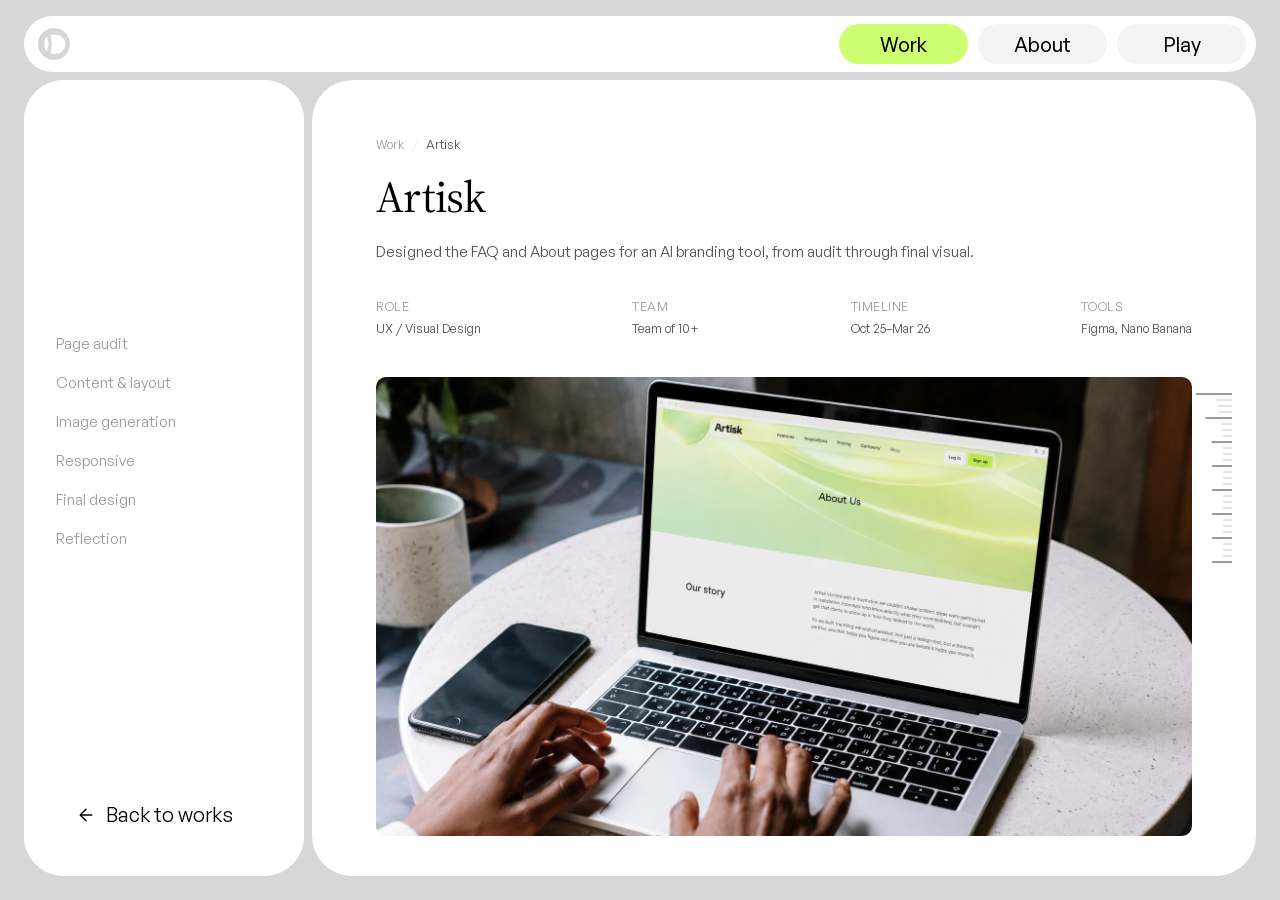
<file: artisk.html>
<!DOCTYPE html>
<html lang="en">
<head>
<meta charset="UTF-8"/>
<meta name="viewport" content="width=device-width,initial-scale=1.0"/>
<script src="page-scale.js"></script>
<title>Artisk — Portfolio</title>
<link rel="preconnect" href="https://fonts.googleapis.com"/>
<link rel="preconnect" href="https://fonts.gstatic.com" crossorigin/>
<link href="https://fonts.googleapis.com/css2?family=Source+Serif+4:ital,wght@0,400;1,350&display=swap" rel="stylesheet"/>
<link rel="stylesheet" href="case-transition.css"/>
<script>
if(sessionStorage.getItem('caseFromSign')==='1') document.documentElement.classList.add('case-from-sign');
</script>
<script src="case-transition.js" defer></script>
<link rel="preload" href="fonts/GeneralSans-Variable.woff2" as="font" type="font/woff2" crossorigin>
<style>
/* ── General Sans (Fontshare, ITF Free Font License, free for commercial
   use) — self-hosted variable font, any weight 200–700, carrying body copy
   and every label/tag. Serif headings still come from Source Serif 4. Only
   the upright is preloaded; the italic loads when a page first uses it. ── */
@font-face{font-family:'General Sans';src:url('fonts/GeneralSans-Variable.woff2') format('woff2');font-weight:200 700;font-style:normal;font-display:swap}
@font-face{font-family:'General Sans';src:url('fonts/GeneralSans-VariableItalic.woff2') format('woff2');font-weight:200 700;font-style:italic;font-display:swap}

/* ── Reset ─────────────────────────────────────────────────────────────── */
*{margin:0;padding:0;box-sizing:border-box}

/* ── Tokens ────────────────────────────────────────────────────────────
   Near-flat weights: body copy and highlights 400, <strong> 600, serif
   H2s 350 — hierarchy comes mostly from size, color and spacing.
--------------------------------------------------------------------------- */
:root{
  --canvas:#D7D7D7;
  --paper:#ffffff;
  --ink:#000000;    /* every heading, highlight and <strong> */
  --body:#4d4d4d;   /* running text, the dek and meta values: one dark gray */
  --faint:#9a9a97;
  --line:rgba(0,0,0,.10);

  --sidegap:24px;
  --midgap:8px;
  --nav-h:56px;
  --rail-w:280px;
  --r-lg:40px;
  --r-sm:10px;
}
html,body{height:100%}
body{
  font-family:'General Sans',-apple-system,BlinkMacSystemFont,'Helvetica Neue',Helvetica,Arial,sans-serif;
  font-weight:400;
  color:var(--ink);
  background:var(--canvas);
  -webkit-font-smoothing:antialiased;
  overflow:hidden;
  display:flex;
  flex-direction:column;
}

/* ── Nav (matches index.html, at a slimmer height) ───────────────────────── */
#navWrap{flex-shrink:0;margin:calc(var(--sidegap) - 8px) var(--sidegap) 0 var(--sidegap)}
nav{background:#fff;border-radius:999px;display:flex;align-items:center;gap:10px;padding:8px 10px}
.nav-tabs{flex:1;display:flex;justify-content:center;gap:10px}
.nav-tabs a{flex:1;max-width:260px;height:40px;border-radius:999px;border:none;cursor:pointer;font-size:20px;font-weight:450;background:#f4f4f4;color:#000;transition:background .2s;display:flex;align-items:center;justify-content:center;text-decoration:none}
.nav-tabs a:hover:not(.active){background:#e9e9e9}
.nav-tabs a.tab-work.active{background:#CBFF71;color:#000}
.nav-tabs a.tab-about.active{background:#FF8418;color:#000}
.nav-tabs a.tab-play.active{background:#00D0FF;color:#000}

/* ── Shell: a fixed viewport-height row. Neither the rail nor the content
   frame ever move — each is its own independent scroll box, so momentum
   / rubber-band scrolling stays contained to what's inside them. ───────── */
.shell{flex:1;min-height:0;display:flex;gap:var(--midgap);padding:var(--midgap) var(--sidegap) var(--sidegap) var(--sidegap)}

.rail-frame{
  flex-shrink:0;
  width:var(--rail-w);
  background:var(--paper);
  border-radius:var(--r-lg);
  overflow:hidden;
}
.rail{
  height:100%;
  background:var(--paper);
  padding:36px 30px;
  display:flex;
  flex-direction:column;
  overflow-y:auto;
}
.rail-toc{flex:1;min-height:0;display:flex;flex-direction:column;justify-content:center}
.rail-toc ul{list-style:none;display:flex;flex-direction:column;gap:4px}
.rail-toc li a{
  display:block;padding:7px 2px;
  font-size:15px;color:var(--faint);text-decoration:none;
  transition:color .15s,font-size .15s;
}
.rail-toc li a:hover{color:var(--ink)}
.rail-toc li.active a{color:var(--ink);font-size:20px}
.rail-home{
  flex-shrink:0;margin-top:24px;
  display:flex;align-items:center;justify-content:space-between;gap:12px;
  background:#e4e4e4;border-radius:999px;
  padding:12px 20px;
  font-size:20px;font-weight:450;color:var(--ink);text-decoration:none;
  transition:background .2s;
}
.rail-home:hover{background:#dadada}
.rail-home svg{flex-shrink:0}

.content-frame{
  position:relative;
  flex:1;
  min-width:0;
  background:var(--paper);
  border-radius:var(--r-lg);
  overflow:hidden;
}
#pageScroll{
  height:100%;
  background:var(--paper);
  overflow-y:auto;
  scroll-behavior:smooth;
}
@media (prefers-reduced-motion:reduce){#pageScroll{scroll-behavior:auto}}
.inner{padding:56px 64px 0}

/* ── Reading-progress ruler ──────────────────────────────────────────── */
.progress-track{position:absolute;top:50%;right:24px;transform:translateY(-50%);display:flex;flex-direction:column;align-items:flex-end;gap:4px;z-index:5;pointer-events:none}
.progress-track .tick{width:9px;height:2px;background:var(--line);transform-origin:right center;transition:transform .1s linear}
.progress-track .tick.major{width:20px;background:var(--faint)}
.progress-track .tick.end{width:20px;background:var(--faint);transition:transform .2s ease,background .2s ease}
.progress-track .tick.end.active{background:var(--body)}
.progress-track .tick.on{background:var(--ink)}
@media (max-width:960px){.progress-track{display:none}}

/* ── Type scale
   Title clamp(32px,4vw,44px) serif upright    — the page title only
   H2   clamp(22px,2.3vw,26px) / 1.25 / -.01em — serif italic 350
   L3   clamp(18px,1.8vw,20px) / 400           — every .highlight
   L4   Body 15px / 1.5 · L5 Small 12.5px, tracked .04em as a label ─────── */

/* ── Breadcrumb (L5) ──────────────────────────────────────────────────── */
.crumb{display:flex;align-items:center;gap:8px;font-size:12.5px;color:var(--faint)}
.crumb a{color:var(--faint);text-decoration:none}
.crumb a:hover{color:var(--ink)}
.crumb span.sep{color:var(--line)}
.crumb span.cur{color:var(--body)}

/* ── Header ────────────────────────────────────────────────────────────── */
header.hero{margin-top:20px;max-width:900px}
header.hero h2{font-family:'Source Serif 4',serif;font-style:normal;font-size:clamp(32px,4vw,44px);line-height:1.1;letter-spacing:-.015em;font-weight:400}
header.hero p.dek{margin-top:20px;font-size:15px;line-height:1.5;color:var(--body)}

.meta{margin-top:34px;display:flex;flex-wrap:nowrap;justify-content:space-between;gap:36px}
.meta-item{display:flex;flex-direction:column;gap:5px}
.meta-item .k{font-size:12.5px;text-transform:uppercase;letter-spacing:.04em;color:var(--faint)}
.meta-item .v{font-size:12.5px;color:var(--body)}

/* ── Placeholder image blocks ──────────────────────────────────────────── */
.ph{
  position:relative;
  background:repeating-linear-gradient(45deg,#ececec 0 12px,#f4f4f4 12px 24px);
  border-radius:var(--r-sm);
  overflow:hidden;
}
.ph-hero{margin-top:40px;width:100%;aspect-ratio:16/9}
.ph-inline{margin-top:32px;width:100%;aspect-ratio:16/9}
.ph img{width:100%;height:100%;object-fit:cover;display:block}
.ph .cap{
  position:absolute;left:0;right:0;bottom:0;
  padding:34px 18px 14px;
  background:linear-gradient(to top, rgba(0,0,0,.55), transparent);
  color:#fff;font-size:12.5px;
}

/* ── Sections ──────────────────────────────────────────────────────────── */
/* Bottom padding keeps the last lines clear of the floating Back to top. */
/* ── Vertical rhythm — three steps, each gap measured to the top of a tag
   (or of the H2 when a block has no tag):
   64  anything → the next heading block, section breaks included
   32  a heading block → its own image / cards / interactive, and one
       visual → the next visual under the same heading
   12  a heading → its body copy, inside cards too ────────────────────── */
main{padding:0 64px 56px}
section.block{padding-top:64px;scroll-margin-top:24px}
.sec-measure{max-width:900px}
/* Every block: a small tag (optional) over an H2, with its body copy
   stacked directly under it in one column. */
.sec-grid{display:grid;grid-template-columns:1fr;row-gap:12px;align-items:start}
.sec-measure > * + .sec-grid{margin-top:64px}
.sec-body > p:first-child,
.sec-body > ul:first-child{margin-top:0}
/* Body copy runs the full 900px measure, sharing one right edge with the
   images; below 900px the 54ch cap keeps line length readable. */
@media (min-width:901px){
  section.block .sec-body p,
  section.block .sec-body ul{max-width:none}
}
/* The tag sits in flow above the H2, so the gap above a block lands on
   the tag itself, never on the H2 underneath it. */
.sec-head .tag{display:block;margin-bottom:8px;font-size:12.5px;text-transform:uppercase;letter-spacing:.04em;color:var(--faint);white-space:nowrap}
.sec-head h2{font-family:'Source Serif 4',serif;font-style:italic;font-weight:350;font-size:clamp(22px,2.3vw,26px);line-height:1.25;letter-spacing:-.01em}

section.block p{margin-top:16px;font-size:15px;line-height:1.5;color:var(--body);max-width:54ch}

.methods{margin-top:16px;font-size:12.5px;color:var(--faint);border-top:1px solid var(--line);padding-top:16px}

/* ── Bento grids (key decisions) ──────────────────────────────────────── */
.bento-1{margin-top:32px;display:grid;grid-template-columns:1fr;border:1px solid var(--line);border-radius:var(--r-sm);overflow:hidden}
.bento-1 .cell{padding:32px;border-top:1px solid var(--line)}
.bento-1 .cell:first-child{border-top:none}
.bento-1 .cell h3{font-size:15px;font-weight:400}
.bento-1 .cell .ph{margin-top:16px;aspect-ratio:16/9}
.bento-1 .cell p{margin-top:16px;font-size:15px;line-height:1.5;color:var(--body);max-width:none}
.bento-1 .cell .placeholder-note{margin-top:10px;font-size:12.5px;color:var(--faint);font-style:italic}

/* ── Bento grid (selection criteria) — separate hairline cards with a
   16px gutter, headings are L3 (.highlight), body copy is L4. Matches the
   same component in lumino.html and remember.html. ──────────────────── */
.bento-3{margin-top:32px;display:grid;grid-template-columns:repeat(3,1fr);gap:16px}
.bento-3 .cell{padding:28px;border:1px solid var(--line);border-radius:var(--r-sm)}
.bento-3 .cell h3{font-size:15px;font-weight:400}
.bento-3 .cell h3.highlight{font-size:clamp(18px,1.8vw,20px)}
.bento-3 .cell p{margin-top:12px;font-size:15px;line-height:1.5;color:var(--body);max-width:none}
@media (max-width:860px){
  .bento-3{grid-template-columns:1fr}
}

/* ── Highlight — card titles and stat lines. Same face as the body
   (regular), set apart only by size (L3) and ink, so the serif stays
   reserved for the italic H2 voice and the page title. ─────────────────── */
.highlight{font-family:inherit;font-style:normal;font-weight:400;color:var(--ink)}
section.block p strong{font-weight:600;color:var(--ink)}

/* ── Toggle: flat segmented control, matching the site's flat aesthetic —
   no shadows or gradients, just a gray track with a white active pill. ── */
.carousel-toggle{margin-top:32px;display:inline-flex;background:#f4f4f4;border-radius:999px;padding:4px;gap:4px}
.carousel-toggle .toggle-btn{border:none;background:transparent;cursor:pointer;font-family:inherit;font-size:13px;color:var(--body);padding:6px 16px;border-radius:999px;transition:background .2s,color .2s}
.carousel-toggle .toggle-btn:hover:not(.active){color:var(--ink)}
.carousel-toggle .toggle-btn.active{background:#fff;color:var(--ink)}

/* ── Carousel: two original-page screenshots, one visible at a time,
   swapped with left/right arrow buttons or the toggle above. Slides sit
   side by side in a flex track; changing the active index just slides
   the whole track left/right, so the frame never changes height. ─────── */
.carousel{position:relative;margin-top:12px;width:100%;aspect-ratio:1493/741;border-radius:var(--r-sm);overflow:hidden;background:#ececec}
.carousel-track{display:flex;width:100%;height:100%;transition:transform .45s cubic-bezier(.4,0,.2,1)}
.carousel-slide{flex:0 0 100%;width:100%;height:100%;object-fit:cover;display:block}
.carousel-btn{position:absolute;top:50%;transform:translateY(-50%);width:40px;height:40px;border-radius:999px;border:none;cursor:pointer;background:rgba(0,0,0,.55);color:#fff;display:flex;align-items:center;justify-content:center;transition:background .2s;z-index:2}
.carousel-btn:hover{background:rgba(0,0,0,.8)}
.carousel-btn svg{width:18px;height:18px}
.carousel-btn.prev{left:16px}
.carousel-btn.next{right:16px}

/* ── Full-length page frame: a fixed 3:2 landscape window onto a full-height
   page shot. The page scrolls inside the frame instead of being cropped to
   a hero crop, so the whole layout stays readable in place. ───────────── */
.page-frame{position:relative;margin-top:32px;width:100%;aspect-ratio:3/2;border-radius:var(--r-sm);overflow:hidden;background:#ececec;border:1px solid var(--line)}
.page-frame-track{display:flex;width:100%;height:100%;transition:transform .45s cubic-bezier(.4,0,.2,1)}
/* overscroll-behavior:none kills both halves of the problem at the ends of
   the page shot: the elastic rubber-band bounce, and the scroll chaining
   that would otherwise hand the gesture up to the article column once this
   page hits its top or bottom. */
.page-frame-scroll{flex:0 0 100%;width:100%;height:100%;overflow-y:auto;overscroll-behavior:none}
.page-frame-scroll img{display:block;width:100%;height:auto}
.faq-comparison{margin-top:32px;display:grid;grid-template-columns:repeat(2,minmax(0,1fr));gap:24px}
.faq-version{min-width:0}
.faq-version-head{display:flex;align-items:baseline;justify-content:space-between;gap:12px;margin-bottom:12px}
.faq-version-head h3{font-size:clamp(18px,1.8vw,20px)}
.faq-version-head span{font-size:12.5px;color:var(--body);white-space:nowrap}
.faq-comparison-frame{width:100%;aspect-ratio:1384/750;overflow:hidden;border:1px solid var(--line);border-radius:var(--r-sm);background:var(--paper)}
.faq-comparison-frame > img{display:block;width:100%;height:100%;object-fit:contain}
.faq-comparison-frame .page-frame-scroll:focus-visible{outline:2px solid var(--ink);outline-offset:-3px}
section.block .faq-version p{margin-top:12px;max-width:none}
@media (max-width:700px){.faq-comparison{grid-template-columns:1fr;gap:32px}}

/* ── MacBook frame around the page window. Drawn entirely in CSS — lid,
   bezel, notch, tapered base — so it stays sharp at any width and costs
   no bytes. Proportions follow a 14" MacBook Pro, whose display is
   1.54:1, near enough to the 3:2 window sitting inside it. Every length
   is a percentage of the lid's width, so the whole assembly scales as
   one piece. ───────────────────────────────────────────────────────── */
.laptop{margin-top:12px;width:100%}
.laptop-lid{
  position:relative;
  width:85.4%;
  margin:0 auto;
  background:#0b0b0d;
  border-radius:14px 14px 4px 4px;
  padding:1.6% 1.5% 3.2%;
  box-shadow:inset 0 0 0 1px rgba(255,255,255,.09);
}
.laptop-notch{
  position:absolute;top:0;left:50%;transform:translateX(-50%);
  width:11.5%;aspect-ratio:175/37;
  background:#0b0b0d;
  border-radius:0 0 8px 8px;
  z-index:3;
}
.laptop-notch::after{
  content:'';position:absolute;top:50%;left:50%;transform:translate(-50%,-50%);
  width:5%;aspect-ratio:1;border-radius:50%;background:#26282c;
}
.laptop-base{
  position:relative;
  width:100%;
  aspect-ratio:1750/62;
  background:linear-gradient(180deg,#dcdee2 0%,#c8ccd2 55%,#a8adb5 100%);
  border-radius:3px 3px 11px 11px;
}
/* Finger recess along the front edge of the base. */
.laptop-base::before{
  content:'';position:absolute;top:0;left:50%;transform:translateX(-50%);
  width:16.5%;height:42%;
  background:linear-gradient(180deg,#f0f1f3,#dee1e5);
  border-radius:0 0 10px 10px;
}
/* Inside the lid the window is the screen itself: no border, no gap, and
   only the slight corner rounding a real display has. */
.laptop .page-frame{margin-top:0;border:none;border-radius:4px;background:#fff}

/* ── Back to top: a floating pill-grey button, same fill as the rail's
   "Back to works". Fixed to the viewport so it works for both scroll
   models (the #pageScroll box on desktop, the window on mobile); on
   desktop it sits 24px inside the content frame's bottom-right corner.
   Hidden with visibility (not just opacity) until the reader has scrolled,
   so it's out of the tab order and the accessibility tree while unused. ─ */
.to-top{
  position:fixed;z-index:20;
  right:calc(var(--sidegap) + 24px);bottom:calc(var(--sidegap) + 24px);
  width:44px;height:44px;border:none;border-radius:999px;cursor:pointer;
  display:flex;align-items:center;justify-content:center;
  background:#e4e4e4;color:var(--ink);box-shadow:0 1px 3px rgba(0,0,0,.10);
  opacity:0;visibility:hidden;transform:translateY(8px);
  transition:opacity .2s ease,transform .2s ease,visibility .2s,background .2s;
}
.to-top.show{opacity:1;visibility:visible;transform:none}
.to-top:hover{background:#dadada}
.to-top:focus-visible{outline:2px solid var(--ink);outline-offset:3px}
@media (prefers-reduced-motion:reduce){.to-top{transform:none;transition:opacity .01s,visibility .01s}}
/* The title only takes focus programmatically (after Back to top), so it
   needs no ring of its own. */
#pageTitle:focus{outline:none}

.next-list{margin-top:16px;display:flex;flex-direction:column;gap:8px;max-width:54ch}
.next-list li{font-size:15px;line-height:1.5;color:var(--body);padding-left:18px;position:relative}
.next-list li::before{content:"";position:absolute;left:0;top:8px;width:5px;height:5px;border-radius:1px;background:var(--line)}

/* ── Scroll reveal ─────────────────────────────────────────────────────── */
.reveal{opacity:0;transform:translateY(14px);transition:opacity .5s cubic-bezier(.16,1,.3,1),transform .5s cubic-bezier(.16,1,.3,1)}
.reveal.in{opacity:1;transform:translateY(0)}
@media (prefers-reduced-motion:reduce){.reveal{opacity:1;transform:none;transition:none}}

/* ── Mobile: drop the fixed app-shell, let the page scroll normally ─────── */
@media (max-width:960px){
  html,body{height:auto;overflow:visible}
  body{display:block}
  #navWrap{margin:16px 16px 0}
  .shell{display:block;height:auto;padding:8px 16px 16px}
  /* The table of contents is desktop-only; the nav already links back to Work. */
  .rail-frame{display:none}
  .rail{height:auto;overflow:visible;padding:22px 20px}
  .rail-toc ul{flex-direction:row;flex-wrap:wrap;gap:4px 16px}
  .rail-toc li a{padding:6px 0}
  /* clip (not hidden) rounds the corners without making the frame a scroll box. */
  .content-frame{overflow:clip;border-radius:24px}
  #pageScroll{height:auto;overflow:visible}
  .to-top{right:calc(16px + env(safe-area-inset-right, 0px));bottom:calc(16px + env(safe-area-inset-bottom, 0px))}
  .inner,main{padding-left:24px;padding-right:24px}
  .bento-1 .cell{border-top:1px solid var(--line)}
  .bento-1 .cell:first-child{border-top:none}
}
/* ── Previous / next work: a card of its own under the case study. The
   content frame goes transparent so the gray gap shows between the case
   body and this card; the case body now carries the white. ── */
.content-frame{background:transparent}
#pageScroll{background:transparent;overscroll-behavior-y:none}
.case-body{background:var(--paper);border-radius:var(--r-lg)}
.work-pager{margin-top:var(--midgap);background:var(--paper);border-radius:var(--r-lg);padding:12px;display:grid;grid-template-columns:minmax(0,1fr) minmax(0,1fr);align-items:stretch;justify-content:stretch;gap:12px}
.work-pager a{display:flex;flex-direction:column;align-items:flex-start;gap:6px;padding:22px 28px;border-radius:calc(var(--r-lg) - 12px);color:var(--ink);text-decoration:none}
.work-pager a:focus-visible{outline:2px solid var(--ink);outline-offset:-2px}
.work-pager .next{align-items:flex-end;text-align:right}
.work-pager .cap{font-size:12.5px;letter-spacing:.04em;text-transform:uppercase;color:var(--faint)}
/* Only the name pill lights up on hover, not the whole half. */
.work-pager .name{display:flex;align-items:center;gap:10px;margin:0 -14px;padding:6px 14px;border-radius:999px;font-size:clamp(18px,1.8vw,20px);line-height:1.3;transition:background .2s}
.work-pager a:hover .name{background:#f4f4f4}
/* Back to works matches the pager type: arrow first, highlight size, no
   filled button. Centred, and on hover a full-width strip lights up. */
.rail-home{align-self:stretch;justify-content:center;gap:10px;padding:12px 40px 12px 20px;background:none;font-size:clamp(18px,1.8vw,20px);font-weight:400;line-height:1.3}
.rail-home:hover{background:#f4f4f4}
.rail-home svg{order:-1;width:20px;height:20px}
@media (max-width:960px){
  .case-body,.work-pager{border-radius:24px}
  .work-pager{padding:8px;gap:8px}
  .work-pager a{padding:14px 16px}
}
</style>
<link rel="stylesheet" href="nav-logo.css?v=3">
<link rel="icon" type="image/svg+xml" href="images/shared/favicon-work.svg">
</head>
<body>

<div id="navWrap">
  <nav>
    <a href="index.html" class="nav-home logo-work" aria-label="Back to Work home"><svg class="nav-home-mark" viewBox="0 0 111 111" aria-hidden="true"><path d="M55.5 0C86.1518 0 111 24.8482 111 55.5C111 86.1518 86.1518 111 55.5 111C24.8482 111 0 86.1518 0 55.5C0 24.8482 24.8482 0 55.5 0ZM47.5 55.5L44 89H62C80.2254 89 95 74.2254 95 56C95 37.7746 80.2254 23 62 23H44L47.5 55.5ZM30 31.5C25.5817 31.5 22 42.2452 22 55.5C22 68.7548 25.5817 79.5 30 79.5C34.4183 79.5 37 55.5 37 55.5C36.9956 55.459 34.4145 31.5 30 31.5Z" fill="currentColor"/></svg></a>
    <div class="nav-tabs">
      <a href="index.html" class="tab-work active">Work</a>
      <a href="aboutme.html" class="tab-about">About</a>
      <a href="play.html" class="tab-play">Play</a>
    </div>
  </nav>
</div>

<div class="shell">
  <aside class="rail-frame" aria-label="Table of contents">
   <div class="rail">
    <div class="rail-toc">
     <ul id="tocList">
                <li data-target="audit"><a href="#audit">Page audit</a></li>
                <li data-target="layout"><a href="#layout">Content &amp; layout</a></li>
                <li data-target="imagery"><a href="#imagery">Image generation</a></li>
                <li data-target="responsive"><a href="#responsive">Responsive</a></li>
                <li data-target="final-design"><a href="#final-design">Final design</a></li>
                <li data-target="reflection"><a href="#reflection">Reflection</a></li>
              </ul>
    </div>
    <a href="index.html" class="rail-home">
      <span>Back to works</span>
      <svg width="22" height="22" viewBox="0 0 24 24" fill="none" stroke="currentColor" stroke-width="1.7" stroke-linecap="round" stroke-linejoin="round"><path d="M19 12H5M12 19l-7-7 7-7"/></svg>
    </a>
   </div>
  </aside>

  <div class="content-frame">
   <div class="progress-track" id="progressTrack" aria-hidden="true"></div>
   <div id="pageScroll">
    <div class="case-body">
    <div class="inner">
      <p class="crumb">
        <a href="index.html">Work</a>
        <span class="sep">/</span>
        <span class="cur">Artisk</span>
      </p>

      <header class="hero">
        <h2 id="pageTitle" tabindex="-1">Artisk</h2>
        <p class="dek">Designed the FAQ and About pages for an AI branding tool, from audit through final visual.</p>

        <div class="meta">
          <div class="meta-item"><span class="k">Role</span><span class="v">UX / Visual Design</span></div>
          <div class="meta-item"><span class="k">Team</span><span class="v">Team of 10+</span></div>
          <div class="meta-item"><span class="k">Timeline</span><span class="v">Oct 25–Mar 26</span></div>
          <div class="meta-item"><span class="k">Tools</span><span class="v">Figma, Nano Banana</span></div>
        </div>

        <div class="ph ph-hero"><img src="images/artisk/ArtiskHero.webp" alt="Artisk hero"/></div>
      </header>
    </div>

    <main>
      <!-- Each block is the same repeatable unit: a small tag, an H2, and
           its body content stacked under it in one column. -->
      <section class="block reveal" id="audit">
        <div class="sec-measure">
          <div class="sec-grid">
            <div class="sec-head">
              <div class="tag">Page audit</div>
              <h2>Two pages, two jobs</h2>
            </div>
            <div class="sec-body">
              <p>Artisk builds AI-powered design tools for brands: logo and brand-kit generation for founders and small teams who can't hire an agency. The component framework and site IA were already settled when I joined. The FAQ and About pages were not.</p>
              <p>The FAQ needed to help visitors find answers without contacting support. About needed to explain what Artisk does, who it serves, and the thinking behind it.</p>
              <p>The FAQ already grouped questions by topic, but had no category navigation and its content could not be collapsed. Finding a relevant section depended on scrolling through the page. About had headings, but dense text and limited spacing made its sections difficult to distinguish.</p>
            </div>
          </div>
          <div class="carousel-toggle" id="processCarouselToggle" role="tablist" aria-label="Original page toggle">
            <button class="toggle-btn active" data-index="0" role="tab" aria-selected="true">About</button>
            <button class="toggle-btn" data-index="1" role="tab" aria-selected="false">FAQ</button>
          </div>
          <div class="carousel" id="processCarousel">
            <div class="carousel-track">
              <img class="carousel-slide" src="images/artisk/ArtiskOriginalAbout.jpg" alt="Artisk About page before the redesign">
              <img class="carousel-slide" src="images/artisk/ArtiskOriginalFAQ.jpg" alt="Artisk FAQ page before the redesign">
            </div>
            <button class="carousel-btn prev" aria-label="Previous image">
              <svg viewBox="0 0 24 24" fill="none" stroke="currentColor" stroke-width="2" stroke-linecap="round" stroke-linejoin="round"><path d="M15 18l-6-6 6-6"/></svg>
            </button>
            <button class="carousel-btn next" aria-label="Next image">
              <svg viewBox="0 0 24 24" fill="none" stroke="currentColor" stroke-width="2" stroke-linecap="round" stroke-linejoin="round"><path d="M9 18l6-6-6-6"/></svg>
            </button>
          </div>
        </div>
      </section>

      <section class="block reveal" id="layout">
        <div class="sec-measure">
          <div class="sec-grid">
            <div class="sec-head">
              <div class="tag">Content &amp; layout</div>
              <h2>FAQ: find a question, then open its answer</h2>
            </div>
            <div class="sec-body">
              <p>I kept the existing topic groups and focused on how visitors find a question and open its answer.</p>
            </div>
          </div>
          <div class="faq-comparison">
            <div class="faq-version">
              <div class="faq-version-head">
                <h3 class="highlight" id="faq-initial-title">Initial wireframe</h3>
                <span aria-hidden="true">Scroll ↓</span>
              </div>
              <div class="faq-comparison-frame">
                <div class="page-frame-scroll" tabindex="0" role="region" aria-labelledby="faq-initial-title"><img src="images/artisk/ArtiskWireframeFAQ.webp" width="1992" height="6430" loading="lazy" decoding="async" alt="Initial FAQ wireframe: search in the page header, a single column of grouped questions, and no category navigation"></div>
              </div>
              <p>This early wireframe places search in the page header, followed by a single column of questions grouped by topic. A category index had not yet been added.</p>
            </div>
            <div class="faq-version">
              <div class="faq-version-head">
                <h3 class="highlight">Final layout</h3>
              </div>
              <div class="faq-comparison-frame">
                <img src="images/artisk/ArtiskFAQNavigation.webp" width="1384" height="750" loading="lazy" decoding="async" alt="Final FAQ detail: search above the questions, a numbered category index on the left, and one expanded answer alongside closed questions">
              </div>
              <p>In the final layout, I moved search directly above the questions and added a numbered category index beside them. Search supports finding a specific term; the index provides direct links for browsing by topic. Expandable answers let visitors open the detail they need and collapse it again.</p>
            </div>
          </div>

          <div class="sec-grid">
            <div class="sec-head">
              <h2>About: five named sections</h2>
            </div>
            <div class="sec-body">
              <p>Same information, rebuilt around a reading rhythm. The page breaks into five named sections: Our story, Mission and Vision, What we stand for, Who we serve, and an FAQ block to close. Two-column rows alternate image and text so the eye has a reason to keep moving, and hierarchy comes from position and white space rather than type size.</p>
              <p>Two structural passes, shown side by side below.</p>
            </div>
          </div>
          <div class="page-frame">
            <div class="page-frame-track">
              <div class="page-frame-scroll"><img src="images/artisk/ArtiskWireframeAbout.webp" width="2200" height="4037" loading="lazy" decoding="async" alt="Two About page wireframe variants side by side"></div>
            </div>
          </div>
        </div>
      </section>

      <section class="block reveal" id="imagery">
        <div class="sec-measure">
          <div class="sec-grid">
            <div class="sec-head">
              <div class="tag">Image generation</div>
              <h2>Seventeen candidates down to two</h2>
            </div>
            <div class="sec-body">
              <p>Artisk's visual world is quiet UI with one loud accent: white surfaces, generous spacing, a single lime green, and soft translucent 3D forms as the only imagery. The banner is the one large image on each page, so it had to extend that world rather than compete with it.</p>
              <p>I generated seventeen candidates and cut them against two rules.</p>
            </div>
          </div>
          <div class="ph ph-inline" style="aspect-ratio:2000/848;background:none"><img src="images/artisk/ArtiskBannerCandidates.webp" width="2000" height="848" loading="lazy" decoding="async" alt="Contact sheet of fifteen generated banner candidates"></div>
          <div class="bento-3">
            <div class="cell">
              <h3 class="highlight">Room for the title</h3>
              <p>The banner carries the page title, so it needs a calm zone for the type to sit in. Edge-to-edge texture ruled out the crystal lattice, the green maze and the electric cloud.</p>
            </div>
            <div class="cell">
              <h3 class="highlight">One motif that repeats</h3>
              <p>One focal form, re-rendered in a second hue, becomes a signature across both pages. Matte clay was the wrong material, and the mist and silk compositions were shapeless.</p>
            </div>
            <div class="cell">
              <h3 class="highlight">The pair</h3>
              <p>Only the two orbital compositions passed both. FAQ took the lavender, About the green: separate identities that still read as one set.</p>
            </div>
          </div>
          <div class="ph ph-inline" style="aspect-ratio:2818/980;background:none"><img src="images/artisk/ArtiskBannerFinal.webp" width="2818" height="980" loading="lazy" decoding="async" alt="The two selected banners: green for About, lavender for FAQ"></div>
        </div>
      </section>

      <section class="block reveal" id="responsive">
        <div class="sec-measure">
          <div class="sec-grid">
            <div class="sec-head">
              <div class="tag">Responsive</div>
              <h2>What holds and what reflows</h2>
            </div>
            <div class="sec-body">
              <p>Desktop first. The FAQ keeps its 260px category rail beside the answers down to 900px, where the rail becomes a numbered index stacked above them and goes on working as a jump list. On About, the alternating image and text rows stack at 992px, the two-column value grid collapses at the same point, and the four audience cards step to two and then to one at 640px.</p>
              <p>Two details took the most care. The alternation is dropped rather than mirrored, so a stacked page reads in one order instead of leaving every second row image-first. And the hand-set line breaks in the Mission and Vision copy switch off below 992px, so the paragraphs rewrap instead of breaking mid-thought.</p>
            </div>
          </div>
        </div>
      </section>

      <!-- Final design: both pages at full length. The 3:2 frame is a fixed
           landscape window; each page scrolls inside it, so nothing is
           cropped away to make a hero shot. -->
      <section class="block reveal" id="final-design">
        <div class="sec-measure">
          <div class="sec-grid">
            <div class="sec-head">
              <div class="tag">Final design</div>
              <h2>Both pages, at full length</h2>
            </div>
            <div class="sec-body">
              <p>Toggle between the two pages. Each is shown at its full height and scrolls inside the frame, rather than being cropped to a single screen.</p>
            </div>
          </div>
          <div class="carousel-toggle" id="finalDesignToggle" role="tablist" aria-label="Final design page toggle">
            <button class="toggle-btn active" data-index="0" role="tab" aria-selected="true">FAQ</button>
            <button class="toggle-btn" data-index="1" role="tab" aria-selected="false">About</button>
          </div>
          <div class="laptop">
            <div class="laptop-lid">
              <div class="laptop-notch" aria-hidden="true"></div>
              <div class="page-frame" id="finalDesignFrame">
                <div class="page-frame-track" id="finalDesignTrack">
                  <div class="page-frame-scroll" data-index="0"><img src="images/artisk/ArtiskFinalFAQ.webp?v=2" width="1512" height="4475" loading="lazy" decoding="async" alt="Final Artisk FAQ design with search, category navigation and expandable answers, full length"></div>
                  <div class="page-frame-scroll" data-index="1"><img src="images/artisk/ArtiskFinalAbout.webp" width="1512" height="4509" loading="lazy" decoding="async" alt="Final design — Artisk About page, full length"></div>
                </div>
              </div>
            </div>
            <div class="laptop-base" aria-hidden="true"></div>
          </div>
        </div>
      </section>

      <section class="block reveal" id="reflection">
        <div class="sec-measure">
          <div class="sec-grid">
            <div class="sec-head">
              <div class="tag">Reflection</div>
              <h2>Choosing images, not making them</h2>
            </div>
            <div class="sec-body">
              <p>This was my first project working extensively with AI-generated images. The job moved from making a visual to choosing one: prompting in batches, then cutting against rules I set before looking at any results. Those two rules did more than any single prompt. Without them, seventeen candidates would have been seventeen opinions.</p>
              <p>Both pages shipped, but the FAQ changed after handoff. It moved into the footer navigation, now the only way to reach it, and its hero image was dropped to match, so the lavender and green banners no longer appear as a pair on the live site. What's shown here is the design as I handed it off. The lesson I took: where a page sits in the navigation decides how much visual weight it should carry, and that's worth settling before the banner gets designed.</p>
            </div>
          </div>
        </div>
      </section>

    </main>
    </div>
    <nav class="work-pager" aria-label="More work">
      <a class="prev" href="remember.html"><span class="cap">Previous work</span><span class="name"><span aria-hidden="true">←</span>Remember</span></a>
      <a class="next" href="lumino.html"><span class="cap">Next work</span><span class="name">Lumino<span aria-hidden="true">→</span></span></a>
    </nav>
   </div>
  </div>
</div>

<button type="button" class="to-top" id="toTop" aria-label="Back to top">
  <svg width="20" height="20" viewBox="0 0 24 24" fill="none" stroke="currentColor" stroke-width="1.7" stroke-linecap="round" stroke-linejoin="round" aria-hidden="true"><path d="M12 19V5M5 12l7-7 7 7"/></svg>
</button>

<script>
(function(){
  const scroller = document.getElementById('pageScroll');
  const sections = Array.from(document.querySelectorAll('main section.block'));
  const tocItems = Array.from(document.querySelectorAll('#tocList li'));
  const tocMap = new Map(tocItems.map(li => [li.dataset.target, li]));

  // Scroll-spy scoped to the content frame's own scrollbox, since the
  // page itself no longer scrolls.
  const spy = new IntersectionObserver((entries) => {
    entries.forEach(entry => {
      const li = tocMap.get(entry.target.id);
      if (!li) return;
      if (entry.isIntersecting) {
        tocItems.forEach(x => x.classList.remove('active'));
        li.classList.add('active');
      }
    });
  }, { rootMargin: '-20% 0px -70% 0px', threshold: 0 });
  sections.forEach(s => spy.observe(s));

  const reveal = new IntersectionObserver((entries) => {
    entries.forEach(entry => {
      if (entry.isIntersecting) {
        entry.target.classList.add('in');
        reveal.unobserve(entry.target);
      }
    });
  }, { threshold: 0.12 });
  document.querySelectorAll('.reveal').forEach(el => reveal.observe(el));

  // Reading-progress ruler: a fixed set of ticks; as #pageScroll moves, a
  // soft gaussian bulge in tick WIDTH travels to sit over the current
  // scroll position (colors stay static, only scaleX changes) — a minimap
  // magnifier, not a fill bar. rAF-throttled so it never runs more than
  // once per frame; the CSS transition on transform gives each tick its
  // own slight catch-up lag as the bulge passes through it.
  const track = document.getElementById('progressTrack');
  const TICK_COUNT = 28;
  const BULGE_SIGMA = 3;
  const BULGE_AMPLITUDE = 0.8;
  const ticks = [];
  for (let i = 0; i < TICK_COUNT; i++) {
    const t = document.createElement('div');
    t.className = 'tick' + (i % 4 === 0 ? ' major' : '');
    track.appendChild(t);
    ticks.push(t);
  }
  // End-of-page marker: a separate long tick below the regular ruler that
  // only stretches out once the reader has actually hit the bottom.
  const endTick = document.createElement('div');
  endTick.className = 'tick end';
  track.appendChild(endTick);

  let ticking = false;
  function updateProgress(){
    const max = scroller.scrollHeight - scroller.clientHeight;
    const pct = max > 0 ? scroller.scrollTop / max : 0;
    const center = pct * (TICK_COUNT - 1);
    ticks.forEach((t, i) => {
      const d = i - center;
      const scale = 1 + BULGE_AMPLITUDE * Math.exp(-(d * d) / (2 * BULGE_SIGMA * BULGE_SIGMA));
      t.style.transform = `scaleX(${scale.toFixed(3)})`;
    });

    const atBottom = pct >= 0.995;
    endTick.classList.toggle('active', atBottom);
    endTick.style.transform = atBottom ? 'scaleX(1.6)' : 'scaleX(1)';
    ticking = false;
  }
  scroller.addEventListener('scroll', () => {
    if (!ticking) { requestAnimationFrame(updateProgress); ticking = true; }
  }, { passive: true });
  updateProgress();

  // Process-section carousel: two original-page screenshots, slid left/right
  // by translating the track, stepped with the arrow buttons or the
  // About/FAQ toggle above. About is the default slide on first open.
  const carousel = document.getElementById('processCarousel');
  if (carousel) {
    const track = carousel.querySelector('.carousel-track');
    const slides = Array.from(carousel.querySelectorAll('.carousel-slide'));
    const toggleBtns = Array.from(document.querySelectorAll('#processCarouselToggle .toggle-btn'));
    let idx = 0;
    function showSlide(i){
      idx = (i + slides.length) % slides.length;
      track.style.transform = `translateX(-${idx * 100}%)`;
      toggleBtns.forEach((b, n) => {
        const on = n === idx;
        b.classList.toggle('active', on);
        b.setAttribute('aria-selected', on);
      });
    }
    toggleBtns.forEach(b => b.addEventListener('click', () => showSlide(Number(b.dataset.index))));
    carousel.querySelector('.carousel-btn.prev').addEventListener('click', () => showSlide(idx - 1));
    carousel.querySelector('.carousel-btn.next').addEventListener('click', () => showSlide(idx + 1));
  }

  // Final-design frame: the toggle slides the track sideways between the two
  // full-length page shots, and resets the incoming page to its top so a
  // reader never lands mid-page on a tab they haven't opened yet.
  const finalDesignToggle = document.getElementById('finalDesignToggle');
  if (finalDesignToggle) {
    const fdTrack = document.getElementById('finalDesignTrack');
    const fdSlides = Array.from(fdTrack.querySelectorAll('.page-frame-scroll'));
    const fdBtns = Array.from(finalDesignToggle.querySelectorAll('.toggle-btn'));
    fdBtns.forEach(btn => {
      btn.addEventListener('click', () => {
        const i = Number(btn.dataset.index);
        fdBtns.forEach((b, n) => {
          const on = n === i;
          b.classList.toggle('active', on);
          b.setAttribute('aria-selected', on ? 'true' : 'false');
        });
        fdTrack.style.transform = `translateX(-${i * 100}%)`;
        fdSlides[i].scrollTop = 0;
      });
    });
  }

  // Back to top. Desktop scrolls #pageScroll; at <=960px that box goes
  // overflow:visible and the window scrolls instead, so read whichever is live.
  const toTop = document.getElementById('toTop');
  const pageTitle = document.getElementById('pageTitle');
  const reduceMotion = window.matchMedia('(prefers-reduced-motion: reduce)');
  const windowScrolls = () => getComputedStyle(scroller).overflowY === 'visible';
  const syncToTop = () => {
    const y = windowScrolls() ? window.scrollY : scroller.scrollTop;
    toTop.classList.toggle('show', y > window.innerHeight * 0.6);
  };
  scroller.addEventListener('scroll', syncToTop, { passive: true });
  window.addEventListener('scroll', syncToTop, { passive: true });
  window.addEventListener('resize', syncToTop);
  syncToTop();
  toTop.addEventListener('click', () => {
    (windowScrolls() ? window : scroller).scrollTo({ top: 0, behavior: reduceMotion.matches ? 'auto' : 'smooth' });
    // Land keyboard and screen-reader users at the top with the view, rather
    // than on a button that's about to hide.
    pageTitle.focus({ preventScroll: true });
  });
})();
</script>
</body>
</html>
</file>
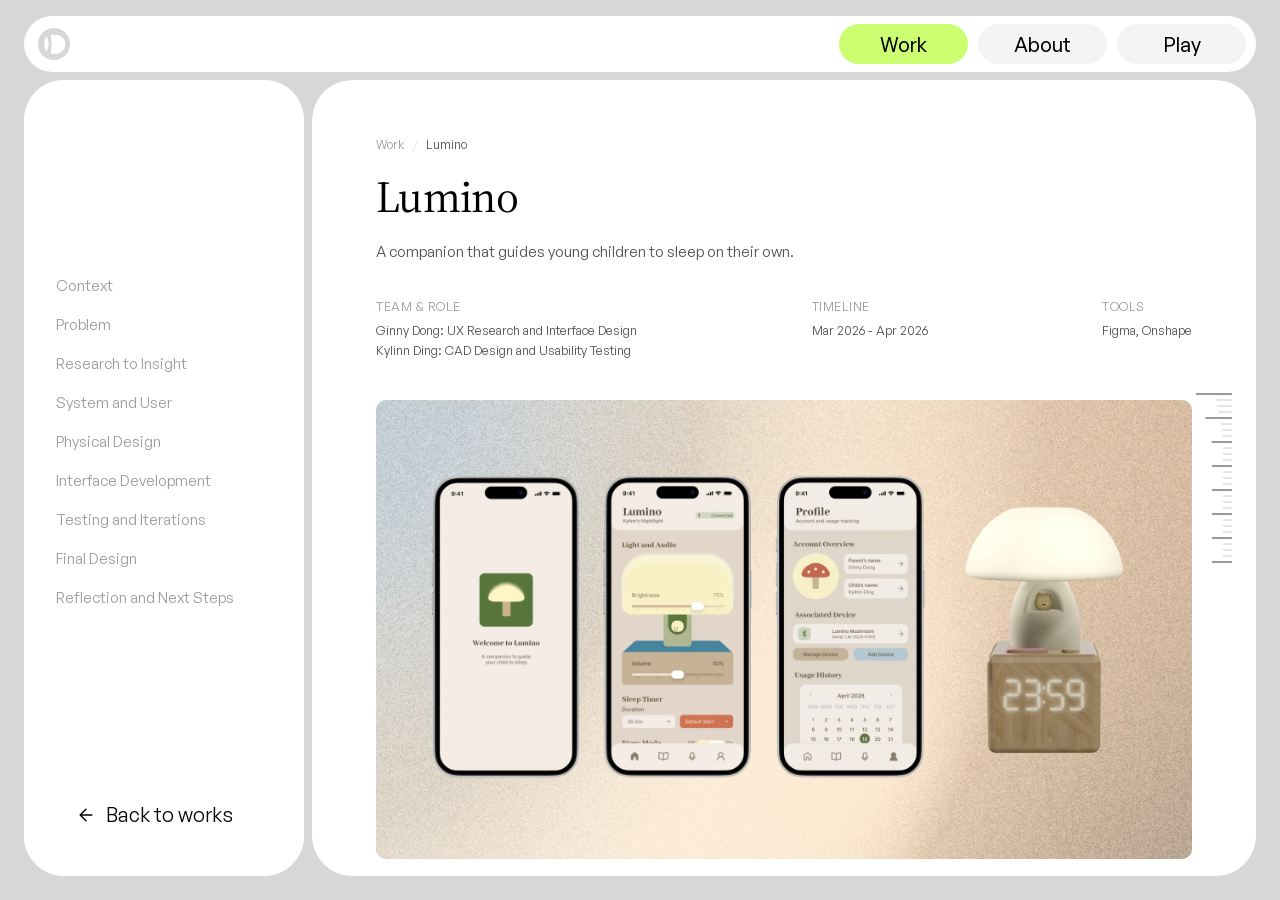
<file: lumino.html>
<!DOCTYPE html>
<html lang="en">
<head>
<meta charset="UTF-8"/>
<meta name="viewport" content="width=device-width,initial-scale=1.0"/>
<script src="page-scale.js"></script>
<title>Lumino — Portfolio</title>
<link rel="preconnect" href="https://fonts.googleapis.com"/>
<link rel="preconnect" href="https://fonts.gstatic.com" crossorigin/>
<link href="https://fonts.googleapis.com/css2?family=Source+Serif+4:ital,wght@0,400;1,350&display=swap" rel="stylesheet"/>
<link rel="stylesheet" href="case-transition.css"/>
<script>
if(sessionStorage.getItem('caseFromSign')==='1') document.documentElement.classList.add('case-from-sign');
</script>
<script src="case-transition.js" defer></script>
<link rel="preload" href="fonts/GeneralSans-Variable.woff2" as="font" type="font/woff2" crossorigin>
<style>
/* ── General Sans (Fontshare, ITF Free Font License, free for commercial
   use) — self-hosted variable font, any weight 200–700, carrying body copy
   and every label/tag. Serif headings still come from Source Serif 4. Only
   the upright is preloaded; the italic loads when a page first uses it. ── */
@font-face{font-family:'General Sans';src:url('fonts/GeneralSans-Variable.woff2') format('woff2');font-weight:200 700;font-style:normal;font-display:swap}
@font-face{font-family:'General Sans';src:url('fonts/GeneralSans-VariableItalic.woff2') format('woff2');font-weight:200 700;font-style:italic;font-display:swap}

/* ── Reset ─────────────────────────────────────────────────────────────── */
*{margin:0;padding:0;box-sizing:border-box}

/* ── Tokens ────────────────────────────────────────────────────────────
   Near-flat weights: body copy and highlights 400, <strong> 600, serif
   H2s 350 — hierarchy comes mostly from size, color and spacing.
--------------------------------------------------------------------------- */
:root{
  --canvas:#D7D7D7;
  --paper:#ffffff;
  --ink:#000000;    /* every heading, highlight and <strong> */
  --body:#4d4d4d;   /* running text, the dek and meta values: one dark gray */
  --faint:#9a9a97;
  --line:rgba(0,0,0,.10);

  --sidegap:24px;
  --midgap:8px;
  --nav-h:56px;
  --rail-w:280px;
  --r-lg:40px;
  --r-sm:10px;
}
html,body{height:100%}
body{
  font-family:'General Sans',-apple-system,BlinkMacSystemFont,'Helvetica Neue',Helvetica,Arial,sans-serif;
  font-weight:400;
  color:var(--ink);
  background:var(--canvas);
  -webkit-font-smoothing:antialiased;
  overflow:hidden;
  display:flex;
  flex-direction:column;
}

/* ── Nav (matches index.html, at a slimmer height) ───────────────────────── */
#navWrap{flex-shrink:0;margin:calc(var(--sidegap) - 8px) var(--sidegap) 0 var(--sidegap)}
nav{background:#fff;border-radius:999px;display:flex;align-items:center;gap:10px;padding:8px 10px}
.nav-tabs{flex:1;display:flex;justify-content:center;gap:10px}
/* Scoped to .nav-tabs (not a bare "nav a") so it can never catch the
   circular resume link that also lives inside <nav>. */
.nav-tabs a{flex:1;max-width:260px;height:40px;border-radius:999px;border:none;cursor:pointer;font-size:20px;font-weight:450;background:#f4f4f4;color:#000;transition:background .2s;display:flex;align-items:center;justify-content:center;text-decoration:none}
.nav-tabs a:hover:not(.active){background:#e9e9e9}
.nav-tabs a.tab-work.active{background:#CBFF71;color:#000}
.nav-tabs a.tab-about.active{background:#FF8418;color:#000}
.nav-tabs a.tab-play.active{background:#00D0FF;color:#000}

/* ── Shell: a fixed viewport-height row. Neither the rail nor the content
   frame ever move — each is its own independent scroll box, so momentum
   / rubber-band scrolling stays contained to what's inside them. ───────── */
.shell{flex:1;min-height:0;display:flex;gap:var(--midgap);padding:var(--midgap) var(--sidegap) var(--sidegap) var(--sidegap)}

/* The frame is a static, non-scrolling white box; only the div inside it
   scrolls. That way elastic/rubber-band overscroll bounces within a layer
   that never exposes the frame's own edges, so the corner never goes
   transparent and shows the gray canvas behind it. */
.rail-frame{
  flex-shrink:0;
  width:var(--rail-w);
  background:var(--paper);
  border-radius:var(--r-lg);
  overflow:hidden;
}
.rail{
  height:100%;
  background:var(--paper);
  padding:36px 30px;
  display:flex;
  flex-direction:column;
  overflow-y:auto;
}
/* The TOC gets the remaining space above the button and centers itself
   within it; the button is a separate block that just falls to the
   bottom as a result — not grouped with the TOC as one centered unit. */
.rail-toc{flex:1;min-height:0;display:flex;flex-direction:column;justify-content:center}
.rail-toc ul{list-style:none;display:flex;flex-direction:column;gap:4px}
/* TOC edit 3: non-active items are Level 4 (Body, 15px), existing muted color unchanged. */
.rail-toc li a{
  display:block;padding:7px 2px;
  font-size:15px;color:var(--faint);text-decoration:none;
  transition:color .15s,font-size .15s;
}
.rail-toc li a:hover{color:var(--ink)}
/* TOC edit 2: active item is Level 3 (Wayfinding, 20px), ink color. */
.rail-toc li.active a{color:var(--ink);font-size:20px}
/* Same font as the nav tabs above (20px/400); pill button, label left,
   a bigger left-pointing arrow on the right. Pinned to the rail's own
   bottom edge, in its own block. */
.rail-home{
  flex-shrink:0;margin-top:24px;
  display:flex;align-items:center;justify-content:space-between;gap:12px;
  background:#e4e4e4;border-radius:999px;
  padding:12px 20px;
  font-size:20px;font-weight:450;color:var(--ink);text-decoration:none;
  transition:background .2s;
}
.rail-home:hover{background:#dadada}
.rail-home svg{flex-shrink:0}
.rail-home svg{flex-shrink:0}

.content-frame{
  position:relative;
  flex:1;
  min-width:0;
  background:var(--paper);
  border-radius:var(--r-lg);
  overflow:hidden;
}
#pageScroll{
  height:100%;
  background:var(--paper);
  overflow-y:auto;
  scroll-behavior:smooth;
}
@media (prefers-reduced-motion:reduce){#pageScroll{scroll-behavior:auto}}
/* Padding-only, matching main's model — the 900px cap lives on the actual
   content (header.hero) below, not here, so header and sections share
   the exact same measure instead of header losing 128px to double padding. */
.inner{padding:56px 64px 0}

/* ── Reading-progress ruler: a compact, vertically-centered column of tick
   marks fixed to the frame's own edge (not inside the scrolling div), so
   the ruler itself never moves. A minor tick every step, a wider major
   tick every 4th — colors are static, only WIDTH encodes position: each
   tick scales up the closer it sits to the current scroll position, so a
   soft bulge travels down the ruler as you scroll. The .1s linear
   transition on transform is what gives it the flowing, catch-up feel. ── */
.progress-track{position:absolute;top:50%;right:24px;transform:translateY(-50%);display:flex;flex-direction:column;align-items:flex-end;gap:4px;z-index:5;pointer-events:none}
.progress-track .tick{width:9px;height:2px;background:var(--line);transform-origin:right center;transition:transform .1s linear}
.progress-track .tick.major{width:20px;background:var(--faint)}
/* End marker: at rest it's indistinguishable from a major tick. Once the
   reader hits the very bottom it stretches out further and shifts to the
   same muted gray as the meta values (never pure ink). */
.progress-track .tick.end{width:20px;background:var(--faint);transition:transform .2s ease,background .2s ease}
.progress-track .tick.end.active{background:var(--body)}
.progress-track .tick.on{background:var(--ink)}
@media (max-width:960px){.progress-track{display:none}}

/* ── Type scale
   Title clamp(32px,4vw,44px) serif upright    — "Lumino" up top only
   H2   clamp(22px,2.3vw,26px) / 1.25 / -.01em — serif italic 350, every
        section heading and each Before/After block's heading (about 1.7×
        the body, so headings clearly outrank the copy under them)
   L3 Wayfinding 20px / 400                    — nav tabs, active TOC item,
                                                 and every .highlight
   L4 Body      15px / 1.5                      — running text everywhere
   L5 Small     12.5px, tracked .04em where it reads as a label/tag
--------------------------------------------------------------------------- */

/* ── Breadcrumb (L5) ──────────────────────────────────────────────────── */
.crumb{display:flex;align-items:center;gap:8px;font-size:12.5px;color:var(--faint)}
.crumb a{color:var(--faint);text-decoration:none}
.crumb a:hover{color:var(--ink)}
.crumb span.sep{color:var(--line)}
.crumb span.cur{color:var(--body)}

/* ── Header: full-width, not split into the two-column grid — the title,
   dek, meta row and hero image all run the same 900px measure as the
   rest of the page, edge to edge. ────────────────────────────────────── */
header.hero{margin-top:20px;max-width:900px}
/* The page title reads as its own display tier, larger than the
   repeatable section H2s, even though it's marked up as an h2 too. */
header.hero h2{font-family:'Source Serif 4',serif;font-style:normal;font-size:clamp(32px,4vw,44px);line-height:1.1;letter-spacing:-.015em;font-weight:400}
/* Dek: L4 Body size, muted, so it reads quieter than the paragraphs. */
header.hero p.dek{margin-top:20px;font-size:15px;line-height:1.5;color:var(--body)}

/* Meta row: label + value, both L5. One row, spread edge to edge so the
   last item's right edge lands flush with the hero image below it. */
.meta{margin-top:34px;display:flex;flex-wrap:nowrap;justify-content:space-between;gap:36px}
.meta-item{display:flex;flex-direction:column;gap:5px}
.meta-item .k{font-size:12.5px;text-transform:uppercase;letter-spacing:.04em;color:var(--faint)}
.meta-item .v{font-size:12.5px;color:var(--body);line-height:1.6}

/* ── Placeholder image blocks (unchanged structurally; caption is L5) ──── */
.ph{
  position:relative;
  background:repeating-linear-gradient(45deg,#ececec 0 12px,#f4f4f4 12px 24px);
  border-radius:var(--r-sm);
  overflow:hidden;
}
.ph-hero{margin-top:40px;width:100%;aspect-ratio:16/9}
.ph-inline{margin-top:32px;width:100%;aspect-ratio:16/9}
/* Bedtime scenario sketch (System and User): 70% of the measure, centered,
   so it reads as a supporting illustration under the full-width flowchart.
   On phones that would be too small to read, so it goes back to full. */
.ph-inline.scenario-img{width:70%;margin-left:auto;margin-right:auto}
@media (max-width:600px){.ph-inline.scenario-img{width:100%}}
.ph-row{margin-top:32px;display:flex;gap:16px}
.ph-row .ph{margin-top:0;flex:1 1 0;aspect-ratio:16/9}
.ph img,.ph video{width:100%;height:100%;object-fit:cover;display:block}
.ph .cap{
  position:absolute;left:0;right:0;bottom:0;
  padding:34px 18px 14px;
  background:linear-gradient(to top, rgba(0,0,0,.55), transparent);
  color:#fff;font-size:12.5px;
}

/* ── Sections ──────────────────────────────────────────────────────────── */
/* ── Vertical rhythm — three steps, each gap measured to the top of a tag
   (or of the H2 when a block has no tag):
   64  anything → the next heading block, section breaks included
   32  a heading block → its own image / cards / interactive, and one
       visual → the next visual under the same heading
   12  a heading → its body copy, inside cards too ────────────────────── */
/* Bottom padding keeps the last lines clear of the floating Back to top. */
main{padding:0 64px 56px}
section.block{padding-top:64px;scroll-margin-top:24px}

/* Reading column: capped at the same 900px measure as the header above,
   so paragraphs, grids, images and tables never run wider than the
   two-column area they sit above — never edge-to-edge with the frame. */
.sec-measure{max-width:900px}

/* Every block: a small tag (L5, optional) sits above an H2, and the paired
   body content stacks directly under it in one column — the same 12px
   heading-to-body gap the old two-column grid used once it collapsed. */
.sec-grid{display:grid;grid-template-columns:1fr;row-gap:12px;align-items:start}
.sec-measure > * + .sec-grid{margin-top:64px}
.sec-body > p:first-child,
.sec-body > ul:first-child{margin-top:0}
/* Body copy runs the full 900px sec-measure, so text and the images below
   it share one right edge. Below 900px the 54ch cap comes back to keep the
   line length readable on narrow screens. */
@media (min-width:901px){
  section.block .sec-body p,
  section.block .sec-body ul{max-width:none}
}

/* The tag sits in flow above the H2, so the gap above a block lands on
   the tag itself, never on the H2 underneath it. */
.sec-head .tag{display:block;margin-bottom:8px;font-size:12.5px;text-transform:uppercase;letter-spacing:.04em;color:var(--faint);white-space:nowrap}
.sec-head h2{font-family:'Source Serif 4',serif;font-style:italic;font-weight:350;font-size:clamp(22px,2.3vw,26px);line-height:1.25;letter-spacing:-.01em}

/* Running text (L4) — every paragraph and list in the content area. */
section.block p{margin-top:16px;font-size:15px;line-height:1.5;color:var(--body);max-width:54ch}

ul.insights{margin-top:16px;display:flex;flex-direction:column;gap:14px;max-width:54ch}
ul.insights li{display:flex;gap:14px;align-items:flex-start;font-size:15px;line-height:1.5;color:var(--body)}
ul.insights .dot{flex-shrink:0;width:6px;height:6px;border-radius:1px;margin-top:8px;background:var(--faint)}
ul.insights em{font-style:italic;color:var(--ink)}
/* Methods footnote: L5 */
.methods{margin-top:16px;font-size:12.5px;color:var(--faint);border-top:1px solid var(--line);padding-top:16px}

/* ── Bento grid (testing) — separate hairline cards with a 16px gutter
   (same as .ph-row), headings are L3 (h3, subordinate to the section's own
   H2), body copy is L4. ──────────────────────────────────────────────── */
.bento-3{margin-top:32px;display:grid;grid-template-columns:repeat(3,1fr);gap:16px}
.bento-3 .cell{padding:28px;border:1px solid var(--line);border-radius:var(--r-sm)}
.bento-3 .cell h3{font-size:15px;font-weight:400}
.bento-3 .cell h3.highlight{font-size:clamp(18px,1.8vw,20px)}
.bento-3 .cell p{margin-top:12px;font-size:15px;line-height:1.5;color:var(--body);max-width:none}
/* Diagram at the top of a cell, with the keyword and explanation below it. */
.cell-figure{display:block;width:100%;height:auto;margin-bottom:20px}

/* ── Insight cells — a tag over a highlight title and body, carded like
   the bento cells and run side by side. ─────────────────────────────── */
.insight-cells{margin-top:32px;display:grid;grid-template-columns:1fr 1fr;gap:16px}
.insight-cells .cell{padding:28px;border:1px solid var(--line);border-radius:var(--r-sm)}
.insight-cells .cell .tag{display:block;margin-bottom:8px;font-size:12.5px;text-transform:uppercase;letter-spacing:.04em;color:var(--faint)}
.insight-cells .cell h2{font-size:clamp(18px,1.8vw,20px);line-height:1.3}
.insight-cells .cell p{margin-top:12px;font-size:15px;line-height:1.5;color:var(--body);max-width:54ch}

/* ── Persona pair (Target Users) — child and parent side by side, carded
   the same way as the bento cells in System and User (hairline card,
   28px padding, highlight name). Each column is a subgrid over the same row
   tracks, so Moment / At night / Needs line up across both users however
   the copy wraps. ──────────────────────────────────────────────────────── */
.persona-pair{margin-top:32px;display:grid;grid-template-columns:1fr 1fr;column-gap:16px;row-gap:6px}
.persona{display:grid;grid-row:span 4;grid-template-rows:subgrid;padding:28px;border:1px solid var(--line);border-radius:var(--r-sm)}
.persona-head{padding-bottom:10px}
.persona .tag{display:block;margin-bottom:8px;font-size:12.5px;text-transform:uppercase;letter-spacing:.04em;color:var(--faint)}
.persona h3.highlight{font-size:clamp(18px,1.8vw,20px);line-height:1.3}
.persona-row{display:grid;grid-template-columns:72px 1fr;column-gap:16px;align-items:baseline}
.persona-row dt{font-size:12.5px;color:var(--faint)}
.persona-row dd{font-size:15px;line-height:1.4;color:var(--body)}

/* ── Metrics row (Final Design) — a stat on the left, same H2-style figure
   as the research stats, and the professor's quote as a chat bubble on
   the right: a rounded grey frame (the same #f4f4f4 as the toggle tracks)
   whose bottom-left tail points down at the attribution under it. ───────── */
.metrics-row{margin-top:32px;display:grid;grid-template-columns:1fr 1fr;gap:40px;align-items:start}
.metrics-row .stat h2{font-size:clamp(18px,1.8vw,20px);line-height:1.3}

/* ── Highlight — card titles, stat lines and diagram labels. Same face as
   the body (regular), set apart only by size (L3) and ink, so the
   serif stays reserved for the italic H2 voice and the page title. ─────── */
.highlight{font-family:inherit;font-style:normal;font-weight:400;color:var(--ink)}
section.block p strong{font-weight:600;color:var(--ink)}
.metrics-row .stat p{margin-top:12px;font-size:15px;line-height:1.5;color:var(--body)}

/* ── Highlight item — a highlight line over a normal paragraph (Directions,
   Final 3D Design labels). ───────────────────────────────────────────── */
.highlight-item .highlight{display:block;text-align:left;font-size:clamp(18px,1.8vw,20px);line-height:1.3;color:var(--ink)}
.highlight-item .highlight-body{margin-top:12px;font-size:15px;line-height:1.5;color:var(--body);max-width:none}

/* ── Directions (Physical Design) — each direction's copy sits beside its
   own sketch, and the two pairs share one row: four components across.
   Both sketches live in one 1404×738 image; each frame is a 592px-wide
   window onto it (cover + object-position), cropped tight to its own
   drawing (mushroom inked at x 79–498, house at x 755–1337, both run the
   full height): the mushroom at x 0–592, the house at x 750–1342
   (750 / (1404−592) = 92.4%). Both windows share one width so the two
   frames stay the same size.
   Carded like the bento cells: a hairline card per direction, 28px
   padding, 16px apart. Inside each card the copy takes the wider
   share (7:5), so its lines run longer and the sketch sits further right.
   Four columns only fit the copy once the
   content reaches ~870px (a 1336px viewport); narrower than that the pairs
   stack, and below 600px each pair stacks too. ────────────────────────── */
.direction-row{margin-top:32px;display:grid;grid-template-columns:repeat(2,minmax(0,1fr));gap:16px}
.direction{display:grid;grid-template-columns:minmax(0,7fr) minmax(0,5fr);gap:20px;align-items:center;padding:28px;border:1px solid var(--line);border-radius:var(--r-sm)}
.direction .highlight-item .highlight{margin-top:0}
.direction-sketch{aspect-ratio:592/738}
.direction-sketch img{display:block;width:100%;height:100%;object-fit:cover;object-position:0 50%}
.direction-sketch.is-house img{object-position:92.4% 50%}
@media (max-width:1335px){
  .direction-row{grid-template-columns:1fr}
}
@media (max-width:600px){
  .direction{grid-template-columns:1fr;gap:16px}
  .direction-sketch{width:100%;max-width:320px;justify-self:center}
}
.metrics-row .quote p{position:relative;margin:0;max-width:56ch;padding:20px 24px;background:#f4f4f4;border-radius:18px;color:var(--ink);font-size:15px;line-height:1.5;font-style:italic}
.metrics-row .quote p::after{content:"";position:absolute;left:24px;top:100%;border-top:12px solid #f4f4f4;border-right:14px solid transparent}
.metrics-row .quote cite{display:block;margin-top:22px;padding-left:24px;font-style:normal;font-size:12.5px;color:var(--faint)}

/* ── Before/after compare sliders (Iterations) — each block pairs an
   image row with its own tag/H2/body stacked to the right of it (not the
   page's usual two-column sec-grid); the second block's pair shares a
   single dragged divider so both frames flip together, not one at a
   time. ─────────────────────────────────────────────────────────────── */
.iteration-block{margin-top:64px;display:flex;gap:40px;align-items:center;flex-wrap:wrap;--cmp-unit-w:220px}
.iteration-text{flex:1 1 260px;min-width:220px}
.iteration-text .tag{display:block;margin-bottom:8px;font-size:12.5px;text-transform:uppercase;letter-spacing:.04em;color:var(--faint)}
.iteration-text h2{font-family:'Source Serif 4',serif;font-style:italic;font-weight:350;font-size:clamp(22px,2.3vw,26px);line-height:1.25;letter-spacing:-.01em;padding-bottom:12px}
.iteration-text p{margin-top:16px;font-size:15px;line-height:1.5;color:var(--body);max-width:54ch}
.iteration-text p:first-of-type{margin-top:0}
.compare-row{display:flex;gap:16px;justify-content:flex-start;flex:0 0 auto}
.compare-unit{display:flex;flex-direction:column;gap:8px;width:var(--cmp-unit-w,220px)}
.compare-unit-paired{width:calc(var(--cmp-unit-w,220px) * 2 + 16px)}
.cmp-header{display:flex;justify-content:space-between;font-size:11px;text-transform:uppercase;letter-spacing:.04em;color:var(--faint)}
.cmp-header span{transition:opacity .25s ease}
.cmp-header span.is-hidden{opacity:0}
.compare-slider{
  position:relative;display:flex;width:100%;
  cursor:ew-resize;user-select:none;touch-action:none;
}
.compare-slider.single{aspect-ratio:375/764;border-radius:var(--r-sm);overflow:hidden}
.compare-slider.paired{gap:16px;height:calc(var(--cmp-unit-w,220px) * 764 / 375)}
.cmp-frame{position:relative;flex:1 1 0;height:100%;border-radius:var(--r-sm);overflow:hidden;cursor:ew-resize;user-select:none;touch-action:none}
.cmp-frame img,.cmp-frame video{position:absolute;inset:0;width:100%;height:100%;object-fit:cover;display:block;pointer-events:none}
.cmp-after-video{object-position:50% 50%;transform:scale(1.02)}
.cmp-before-wrap{position:absolute;inset:0;overflow:hidden}
.cmp-handle{position:absolute;top:0;bottom:0;left:50%;width:0;z-index:3;pointer-events:none}
.cmp-handle::before{content:"";position:absolute;top:0;bottom:0;left:-1px;width:2px;background:#fff;box-shadow:0 0 0 1px rgba(0,0,0,.15)}
.cmp-handle::after{content:"↔";position:absolute;top:50%;left:50%;transform:translate(-50%,-50%);width:30px;height:30px;border-radius:999px;background:#fff;text-align:center;line-height:30px;font-size:13px;color:var(--ink);box-shadow:0 2px 6px rgba(0,0,0,.22)}
.cmp-caption{font-size:12.5px;color:var(--faint);text-align:center}

@media (max-width:900px){
  .iteration-block{flex-direction:column;gap:16px}
  .compare-row{flex-wrap:wrap}
  .ph-row{flex-direction:column}
}

/* ── Survey block — a question switcher on the left, the answering pie and
   its legend on the right. Slice colors are a single warm ramp ordered by
   share (largest = darkest), so color reinforces the arc instead of adding a
   second thing to decode; every slice is also named and numbered in the
   legend, so identity is never carried by color alone. ─────────────────── */
/* Toggle on the left, unframed chart panel on the right, top-aligned. The
   block is only as tall as its content, so the 32px above and below it land
   on the toggle and pie themselves. */
.survey{margin-top:32px;display:grid;grid-template-columns:200px 1fr;gap:24px;align-items:start}
/* Vertical version of the site's pill nav: one grey track, the active
   question lifted out of it as a white pill. */
.survey-toggle{display:flex;flex-direction:column;gap:2px;background:#f4f4f4;border-radius:22px;padding:6px}
.survey-tab{appearance:none;border:none;background:none;cursor:pointer;padding:11px 16px;border-radius:999px;font:inherit;font-size:15px;line-height:1.3;color:var(--body);text-align:center;transition:background .2s,color .2s,box-shadow .2s}
.survey-tab:hover:not([aria-selected="true"]){color:var(--ink)}
.survey-tab[aria-selected="true"]{background:var(--paper);color:var(--ink);box-shadow:0 1px 3px rgba(0,0,0,.10)}
/* With JS, a single white knob slides to the selected tab instead of each
   tab painting its own background. */
.survey-toggle{position:relative}
.survey-tab{position:relative;z-index:1}
.survey-knob{display:none;position:absolute;top:0;left:0;border-radius:999px;background:var(--paper);box-shadow:0 1px 3px rgba(0,0,0,.10);transition:transform .45s cubic-bezier(.65,0,.35,1),width .45s cubic-bezier(.65,0,.35,1),height .45s cubic-bezier(.65,0,.35,1)}
.survey-toggle.has-knob .survey-knob{display:block}
.survey-toggle.has-knob .survey-tab[aria-selected="true"]{background:none;box-shadow:none}
@media (prefers-reduced-motion:reduce){.survey-knob{transition:none}}
/* Chart left, question + legend right. */
.survey-panel{position:relative;display:grid;grid-template-columns:auto 1fr;gap:28px;align-items:center;min-width:0;padding-left:24px}
.survey-pie{width:190px;height:190px;flex-shrink:0}
.survey-pie path{stroke-width:1;transition:opacity .15s}
.survey-pie.dimmed path:not(.is-hovered){opacity:.45}
.survey-readout{min-width:0}
.survey-question{font-size:clamp(18px,1.8vw,20px);line-height:1.3;color:var(--ink)}
.survey-legend{margin-top:22px;display:flex;flex-direction:column;gap:10px;min-width:0}
.survey-legend li{display:flex;align-items:baseline;gap:10px;font-size:15px;line-height:1.4;color:var(--body)}
.survey-legend .sw{flex-shrink:0;width:10px;height:10px;border-radius:2px;transform:translateY(1px);box-shadow:inset 0 0 0 1px rgba(0,0,0,.16)}
.survey-legend .pct{margin-left:auto;padding-left:14px;color:var(--ink);font-variant-numeric:tabular-nums}
.survey-legend li.zero{color:var(--faint)}
.survey-legend li.zero .sw{background:none;border:1px solid var(--line)}
.survey-legend li.zero .pct{color:var(--faint)}
.survey-tip{position:absolute;pointer-events:none;z-index:2;background:var(--ink);color:#fff;font-size:12.5px;line-height:1.35;padding:6px 9px;border-radius:6px;white-space:nowrap;transform:translate(-50%,-115%)}
/* Stacks earlier than the page's 900px breakpoint: side by side, the readout
   column gets too narrow for the question and legend to read well. */
@media (max-width:1140px){
  .survey{grid-template-columns:1fr;gap:16px}
  .survey-toggle{flex-direction:row;overflow-x:auto;border-radius:999px}
  .survey-tab{flex:1 0 auto;white-space:nowrap}
  .survey-panel{grid-template-columns:1fr;justify-items:center;gap:24px;padding:0}
  .survey-readout{text-align:left;width:100%}
}

/* ── Device annotation diagram — a centered product render with labels
   floating around it, connected by thin leader lines. Everything (image,
   labels, lines) is positioned in % against a fixed-aspect-ratio box so it
   scales together. The box is cropped to the render's own top and bottom
   edges (900 × 441.67 in the lines' viewBox units), so the 32px / 64px gaps
   above and below land on the device, not on empty box. Under 800px of
   width the labels no longer fit beside the render, so it collapses to a
   stacked column — keyed to the wrap's own width (a container query), since
   that runs narrow both on phones and beside the rail on small laptops. ── */
.device-wrap{margin-top:32px;container-type:inline-size}
.device-annotate{position:relative;width:100%;aspect-ratio:900/441.67}
/* Stacking: render at the bottom, leader lines over it (their ends land on
   the device itself), labels on top. */
.device-annotate .device-lines{position:absolute;inset:0;width:100%;height:100%;z-index:2;pointer-events:none}
.device-annotate .device-lines line{stroke:var(--body);stroke-width:1}
.device-annotate .device-img{position:absolute;z-index:1}
.device-annotate .device-label{position:absolute;z-index:3}
@container (max-width:799px){
  .device-annotate{aspect-ratio:auto;max-width:100%}
  .device-annotate .device-lines{display:none}
  .device-annotate .device-img,.device-annotate .device-label{position:static;left:auto!important;right:auto!important;top:auto!important;width:100%!important;margin-top:24px}
  .device-annotate .device-img{margin:0 auto;width:min(100%,360px)!important}
}

/* ── Interface evolution: stage toggle | morphing screens | stage notes.
   Card positions per stage are set in JS (see the evolve script); CSS only
   animates between them. Narrow containers stack the three parts and turn
   the toggle horizontal. ── */
.evolve-wrap{margin-top:32px;container-type:inline-size}
.evolve{display:grid;grid-template-columns:max-content minmax(0,1fr) 210px;column-gap:32px;align-items:center}
/* Same look as the survey toggle (.survey-toggle / .survey-tab), plus a
   white knob that slides to the selected stage (positioned in JS). */
.evolve-steps{position:relative;display:flex;flex-direction:column;gap:2px;padding:6px;border-radius:22px;background:#f4f4f4;touch-action:none;user-select:none}
.evolve-knob{position:absolute;top:0;left:0;border-radius:999px;background:var(--paper);box-shadow:0 1px 3px rgba(0,0,0,.10);transition:transform .45s cubic-bezier(.65,0,.35,1),width .45s cubic-bezier(.65,0,.35,1),height .45s cubic-bezier(.65,0,.35,1)}
.evolve-steps button{position:relative;z-index:1;padding:11px 16px;border:0;border-radius:999px;background:none;font:inherit;font-size:15px;line-height:1.3;color:var(--body);text-align:center;white-space:nowrap;cursor:pointer;transition:color .2s}
.evolve-steps button:hover:not([aria-checked="true"]),.evolve-steps button[aria-checked="true"]{color:var(--ink)}
.evolve-steps button:focus-visible{outline:2px solid var(--ink);outline-offset:2px}
.evolve-stage{position:relative}
/* --move / --fade are lengthened in JS for the wireframe ↔ hi-fi step, where
   C drops out and B splits in two. */
.evolve-card{position:absolute;top:0;left:0;margin:0;opacity:0;transform-origin:50% 0;transition:transform var(--move,.6s) cubic-bezier(.65,0,.35,1),opacity var(--fade,.45s) ease}
.evolve-card img{display:block;width:100%;aspect-ratio:368/788;object-fit:contain}
.evolve-card figcaption{margin-top:8px;text-align:center;font-size:12.5px;letter-spacing:.04em;text-transform:uppercase;color:var(--faint);white-space:nowrap}
.evolve-notes{display:grid}
.evolve-notes article{grid-area:1/1;opacity:0;visibility:hidden;transform:translateY(8px);transition:opacity .35s ease,transform .35s ease,visibility .35s}
.evolve-notes article.on{opacity:1;visibility:visible;transform:none}
.evolve-notes .tag{font-size:12.5px;text-transform:uppercase;letter-spacing:.04em;color:var(--faint)}
.evolve-notes h3{margin-top:8px;font-family:'Source Serif 4',serif;font-style:italic;font-weight:350;font-size:clamp(18px,2vw,22px);line-height:1.35}
.evolve-notes article p{margin-top:12px}
@container (max-width:720px){
  .evolve{grid-template-columns:minmax(0,1fr);row-gap:24px}
  .evolve-steps{flex-direction:row;border-radius:999px}
  .evolve-steps button{flex:1 0 auto}
}
@media (prefers-reduced-motion:reduce){.evolve-knob,.evolve-card,.evolve-notes article{transition:none}}

/* ── Pull quote: flat, no fill — a hairline rule carries it. Its size is
   intentionally its own, not one of the type-scale tiers, since it's a
   quoted aside, not running text, a heading, or a label. ──────────────── */
.pullquote{margin:32px 0;padding-left:20px;border-left:1px solid var(--line)}
.pullquote p{margin:0;max-width:56ch;color:var(--ink);font-size:clamp(19px,2.1vw,24px);line-height:1.4;font-style:italic}

.next-list{margin-top:16px;display:flex;flex-direction:column;gap:8px;max-width:54ch}
.next-list li{font-size:15px;line-height:1.5;color:var(--body);padding-left:18px;position:relative}
.next-list li::before{content:"";position:absolute;left:0;top:8px;width:5px;height:5px;border-radius:1px;background:var(--line)}

/* ── Back to top: a floating pill-grey button, same fill as the rail's
   "Back to works". Fixed to the viewport so it works for both scroll
   models (the #pageScroll box on desktop, the window on mobile); on
   desktop it sits 24px inside the content frame's bottom-right corner.
   Hidden with visibility (not just opacity) until the reader has scrolled,
   so it's out of the tab order and the accessibility tree while unused. ─ */
.to-top{
  position:fixed;z-index:20;
  right:calc(var(--sidegap) + 24px);bottom:calc(var(--sidegap) + 24px);
  width:44px;height:44px;border:none;border-radius:999px;cursor:pointer;
  display:flex;align-items:center;justify-content:center;
  background:#e4e4e4;color:var(--ink);box-shadow:0 1px 3px rgba(0,0,0,.10);
  opacity:0;visibility:hidden;transform:translateY(8px);
  transition:opacity .2s ease,transform .2s ease,visibility .2s,background .2s;
}
.to-top.show{opacity:1;visibility:visible;transform:none}
.to-top:hover{background:#dadada}
.to-top:focus-visible{outline:2px solid var(--ink);outline-offset:3px}
@media (prefers-reduced-motion:reduce){.to-top{transform:none;transition:opacity .01s,visibility .01s}}
/* The title only takes focus programmatically (after Back to top), so it
   needs no ring of its own. */
#pageTitle:focus{outline:none}

/* ── Scroll reveal ─────────────────────────────────────────────────────── */
.reveal{opacity:0;transform:translateY(14px);transition:opacity .5s cubic-bezier(.16,1,.3,1),transform .5s cubic-bezier(.16,1,.3,1)}
.reveal.in{opacity:1;transform:translateY(0)}
@media (prefers-reduced-motion:reduce){.reveal{opacity:1;transform:none;transition:none}}

/* ── Mobile: drop the fixed app-shell, let the page scroll normally ─────── */
@media (max-width:960px){
  html,body{height:auto;overflow:visible}
  body{display:block}
  #navWrap{margin:16px 16px 0}
  .shell{display:block;height:auto;padding:8px 16px 16px}
  /* The table of contents is desktop-only; the nav already links back to Work. */
  .rail-frame{display:none}
  .rail{height:auto;overflow:visible;padding:22px 20px}
  .rail-toc ul{flex-direction:row;flex-wrap:wrap;gap:4px 16px}
  .rail-toc li a{padding:6px 0}
  /* clip (not hidden) rounds the corners without making the frame a scroll box. */
  .content-frame{overflow:clip;border-radius:24px}
  #pageScroll{height:auto;overflow:visible}
  .inner,main{padding-left:24px;padding-right:24px}
  .bento-3,.insight-cells{grid-template-columns:1fr}
  .to-top{right:calc(16px + env(safe-area-inset-right, 0px));bottom:calc(16px + env(safe-area-inset-bottom, 0px))}
  .persona-pair{grid-template-columns:1fr}
  /* Stacked, the 6px subgrid row-gap is all that would separate the two
     cards; top it up to the 16px gutter the other cards use. */
  .persona + .persona{margin-top:10px}
  .metrics-row{grid-template-columns:1fr;gap:20px}
}
/* ── Previous / next work: a card of its own under the case study. The
   content frame goes transparent so the gray gap shows between the case
   body and this card; the case body now carries the white. ── */
.content-frame{background:transparent}
#pageScroll{background:transparent;overscroll-behavior-y:none}
.case-body{background:var(--paper);border-radius:var(--r-lg)}
.work-pager{margin-top:var(--midgap);background:var(--paper);border-radius:var(--r-lg);padding:12px;display:grid;grid-template-columns:minmax(0,1fr) minmax(0,1fr);align-items:stretch;justify-content:stretch;gap:12px}
.work-pager a{display:flex;flex-direction:column;align-items:flex-start;gap:6px;padding:22px 28px;border-radius:calc(var(--r-lg) - 12px);color:var(--ink);text-decoration:none}
.work-pager a:focus-visible{outline:2px solid var(--ink);outline-offset:-2px}
.work-pager .next{align-items:flex-end;text-align:right}
.work-pager .cap{font-size:12.5px;letter-spacing:.04em;text-transform:uppercase;color:var(--faint)}
/* Only the name pill lights up on hover, not the whole half. */
.work-pager .name{display:flex;align-items:center;gap:10px;margin:0 -14px;padding:6px 14px;border-radius:999px;font-size:clamp(18px,1.8vw,20px);line-height:1.3;transition:background .2s}
.work-pager a:hover .name{background:#f4f4f4}
/* Back to works matches the pager type: arrow first, highlight size, no
   filled button. Centred, and on hover a full-width strip lights up. */
.rail-home{align-self:stretch;justify-content:center;gap:10px;padding:12px 40px 12px 20px;background:none;font-size:clamp(18px,1.8vw,20px);font-weight:400;line-height:1.3}
.rail-home:hover{background:#f4f4f4}
.rail-home svg{order:-1;width:20px;height:20px}
@media (max-width:960px){
  .case-body,.work-pager{border-radius:24px}
  .work-pager{padding:8px;gap:8px}
  .work-pager a{padding:14px 16px}
}
</style>
<link rel="stylesheet" href="nav-logo.css?v=3">
<link rel="icon" type="image/svg+xml" href="images/shared/favicon-work.svg">
</head>
<body>

<div id="navWrap">
  <nav>
    <a href="index.html" class="nav-home logo-work" aria-label="Back to Work home"><svg class="nav-home-mark" viewBox="0 0 111 111" aria-hidden="true"><path d="M55.5 0C86.1518 0 111 24.8482 111 55.5C111 86.1518 86.1518 111 55.5 111C24.8482 111 0 86.1518 0 55.5C0 24.8482 24.8482 0 55.5 0ZM47.5 55.5L44 89H62C80.2254 89 95 74.2254 95 56C95 37.7746 80.2254 23 62 23H44L47.5 55.5ZM30 31.5C25.5817 31.5 22 42.2452 22 55.5C22 68.7548 25.5817 79.5 30 79.5C34.4183 79.5 37 55.5 37 55.5C36.9956 55.459 34.4145 31.5 30 31.5Z" fill="currentColor"/></svg></a>
    <div class="nav-tabs">
      <a href="index.html" class="tab-work active">Work</a>
      <a href="aboutme.html" class="tab-about">About</a>
      <a href="play.html" class="tab-play">Play</a>
    </div>
  </nav>
</div>

<div class="shell">
  <aside class="rail-frame" aria-label="Table of contents">
   <div class="rail">
    <div class="rail-toc">
     <ul id="tocList">
      <li data-target="context"><a href="#context">Context</a></li>
      <li data-target="problem"><a href="#problem">Problem</a></li>
      <li data-target="research"><a href="#research">Research to Insight</a></li>
      <li data-target="system"><a href="#system">System and User</a></li>
      <li data-target="design-process"><a href="#design-process">Physical Design</a></li>
      <li data-target="interface-development"><a href="#interface-development">Interface Development</a></li>
      <li data-target="testing"><a href="#testing">Testing and Iterations</a></li>
      <li data-target="final-design"><a href="#final-design">Final Design</a></li>
      <li data-target="reflection"><a href="#reflection">Reflection and Next Steps</a></li>
     </ul>
    </div>
    <a href="index.html" class="rail-home">
      <span>Back to works</span>
      <svg width="22" height="22" viewBox="0 0 24 24" fill="none" stroke="currentColor" stroke-width="1.7" stroke-linecap="round" stroke-linejoin="round"><path d="M19 12H5M12 19l-7-7 7-7"/></svg>
    </a>
   </div>
  </aside>

  <div class="content-frame">
   <div class="progress-track" id="progressTrack" aria-hidden="true"></div>
   <div id="pageScroll">
    <div class="case-body">
    <div class="inner">
      <p class="crumb">
        <a href="index.html">Work</a>
        <span class="sep">/</span>
        <span class="cur">Lumino</span>
      </p>

      <header class="hero">
        <h2 id="pageTitle" tabindex="-1">Lumino</h2>
        <p class="dek">A companion that guides young children to sleep on their own.</p>

        <div class="meta">
          <div class="meta-item"><span class="k">Team &amp; Role</span><span class="v">Ginny Dong: UX Research and Interface Design<br>Kylinn Ding: CAD Design and Usability Testing</span></div>
          <div class="meta-item"><span class="k">Timeline</span><span class="v">Mar 2026 - Apr 2026</span></div>
          <div class="meta-item"><span class="k">Tools</span><span class="v">Figma, Onshape</span></div>
        </div>

        <div class="ph ph-hero"><img src="images/lumino/LuminoHeroAlt.webp" alt="Lumino hero"/></div>
      </header>
    </div>

    <main>
      <!-- Every block below is the same repeatable unit: a small tag, an H2,
           and its paired body content in a two-column row. A section can
           hold one block or several, back to back. -->
      <section class="block reveal" id="context">
        <div class="sec-measure">
          <div class="sec-grid">
            <div class="sec-head">
              <div class="tag">Context</div>
              <h2>What is Lumino?</h2>
            </div>
            <div class="sec-body">
              <p>Lumino is a smart mushroom-shaped nightlight and companion app that supports young children through the transition to sleeping on their own. The nightlight offers soothing light to help a child self-settle, with a built-in speaker and mic that play parent-selected audio and enable a two-way intercom. Through the app, parents control the light and intercom and select or upload stories and audio.</p>
            </div>
          </div>
        </div>
      </section>

      <section class="block reveal" id="problem">
        <div class="sec-measure">
          <div class="sec-grid">
            <div class="sec-head">
              <div class="tag">Problem statement</div>
              <h2>Sleeping alone is a milestone for the whole family</h2>
            </div>
            <div class="sec-body">
              <p>A child moves out of co-sleeping and is about to sleep alone. At first they wake at night, call out, or need a parent nearby to settle back down. For the child, the dark room feels unsafe without a parent close by. For the parent, the repeated check-ins and drifting bedtimes mean lost sleep that follows them into the next day. This in-between stretch, no longer co-sleeping but not yet independent, is where it feels hardest for both.</p>
            </div>
          </div>
          <div class="ph-row">
            <div class="ph"><img src="images/lumino/LuminoNoSleep.webp" alt="Child unable to sleep alone at night"></div>
            <div class="ph"><img src="images/lumino/LuminoNoSleep2Crop.webp" alt="Child unable to sleep alone at night, close up"></div>
          </div>
        </div>
      </section>

      <section class="block reveal" id="research">
        <div class="sec-measure">
          <div class="sec-grid">
            <div class="sec-head">
              <div class="tag">Research to insight</div>
              <h2>Key Related Data</h2>
            </div>
          </div>

          <div class="bento-3">
            <div class="cell">
              <h3 class="highlight">30%</h3>
              <p>of toddlers and preschoolers are affected by bedtime problems and night wakings.</p>
            </div>
            <div class="cell">
              <h3 class="highlight">59%</h3>
              <p>of 4-6-year-old children experience nighttime fears.</p>
            </div>
            <div class="cell">
              <h3 class="highlight">Night waking</h3>
              <p>is among the top sleep concerns parents raise with pediatricians.</p>
            </div>
          </div>

          <div class="sec-grid">
            <div class="sec-head">
              <h2>Target Users</h2>
            </div>
          </div>

          <div class="persona-pair">
            <div class="persona">
              <div class="persona-head">
                <div class="tag">Primary user</div>
                <h3 class="highlight">Kids aged 4-6</h3>
              </div>
              <dl class="persona-row"><dt>Moment</dt><dd>First nights alone in their own room</dd></dl>
              <dl class="persona-row"><dt>At night</dt><dd>Wakes, calls out, needs a parent close</dd></dl>
              <dl class="persona-row"><dt>Needs</dt><dd>A parent's presence, one-touch controls</dd></dl>
            </div>
            <div class="persona">
              <div class="persona-head">
                <div class="tag">Secondary user</div>
                <h3 class="highlight">Their parents</h3>
              </div>
              <dl class="persona-row"><dt>Moment</dt><dd>Supporting the move out of co-sleeping</dd></dl>
              <dl class="persona-row"><dt>At night</dt><dd>Re-enters the room 1-2 times a night</dd></dl>
              <dl class="persona-row"><dt>Needs</dt><dd>A second channel to keep sleep secure</dd></dl>
            </div>
          </div>

          <div class="sec-grid">
            <div class="sec-head">
              <h2>What parents told us</h2>
            </div>
            <div class="sec-body">
              <p>We surveyed eight parents with a young child under five. Their answers backed up the secondary research: bedtime is relatively stressful for them, and they are open to an outside device helping with it.</p>
            </div>
          </div>

          <div class="survey" id="survey">
            <div class="survey-toggle" role="tablist" aria-label="Survey questions">
              <span class="survey-knob" aria-hidden="true"></span>
              <button class="survey-tab" role="tab" aria-selected="true" data-q="0">Responding at night</button>
              <button class="survey-tab" role="tab" aria-selected="false" data-q="2">Bedtime stress</button>
              <button class="survey-tab" role="tab" aria-selected="false" data-q="1">Re-entering the room</button>
              <button class="survey-tab" role="tab" aria-selected="false" data-q="3">Comfort with device</button>
            </div>
            <div class="survey-panel">
              <svg class="survey-pie" id="surveyPie" viewBox="0 0 200 200" role="img" aria-labelledby="surveyPieTitle"><title id="surveyPieTitle"></title></svg>
              <div class="survey-readout">
                <p class="survey-question" id="surveyQuestion"></p>
                <ul class="survey-legend" id="surveyLegend"></ul>
              </div>
              <div class="survey-tip" id="surveyTip" hidden></div>
            </div>
          </div>

          <div class="insight-cells">
            <div class="cell">
              <div class="tag">Insight 1</div>
              <h2 class="highlight">Replacement of parent needed</h2>
              <p>Children are afraid of the dark and of being alone — what they need most is their parent's presence. But parents reported re-entering the room one to two times a night, describing bedtime as moderately stressful. A replacement for parent presence is needed.</p>
            </div>
            <div class="cell">
              <div class="tag">Insight 2</div>
              <h2 class="highlight">Operation with simplicity</h2>
              <p>Targeting 5-year-olds, every interaction had to be tactile and single step. Anything harder to operate in the dark risks becoming its own source of frustration, undermining the sense of security the device is meant to give.</p>
            </div>
          </div>

          <div class="sec-grid">
            <div class="sec-head">
              <h2>How Might We</h2>
            </div>
            <div class="sec-body">
              <p>How might we help young children feel safe sleeping on their own, while easing the nightly stress on their parents?</p>
            </div>
          </div>
        </div>
      </section>

      <section class="block reveal" id="system">
        <div class="sec-measure">
          <div class="sec-grid">
            <div class="sec-head">
              <div class="tag">User Flow</div>
              <h2>How users interact through the product?</h2>
            </div>
            <div class="sec-body">
              <p>This chart shows how the child's and parent's actions stay two separate flows on either side of the product, only meeting when a story alone isn't enough and the child escalates to the intercom, before the flow rejoins at the child falling asleep.</p>
            </div>
          </div>
          <div class="ph ph-inline" style="aspect-ratio:1940/689;background:none;border-radius:0;overflow:visible"><img src="images/lumino/LuminoFlowchart.svg" alt="Lumino device and app flowchart" style="object-fit:contain"></div>
          <div class="ph ph-inline scenario-img" style="aspect-ratio:1672/941;background:none"><img src="images/lumino/LuminoScenario.webp" alt="Lumino bedtime scenario showing a parent using the app while a child sleeps beside the device"></div>

          <div class="sec-grid">
            <div class="sec-head">
              <div class="tag">System and User</div>
              <h2>A digital and physical combined experience</h2>
            </div>
          </div>

          <div class="bento-3">
            <div class="cell">
              <img class="cell-figure" src="images/lumino/LuminoInfographicScreen.svg" alt="A screen crossed out, replaced by a small glowing light">
              <h3 class="highlight">Screen-free</h3>
              <p>Our users are 4 to 6, so the child's side stays fully tangible: a light to pat and two buttons to press, with no screen at bedtime.</p>
            </div>
            <div class="cell">
              <img class="cell-figure" src="images/lumino/LuminoInfographicAccessible.svg" alt="The light sits on a bedside table within reach of the bed">
              <h3 class="highlight">Accessible</h3>
              <p>It sits within arm's reach of the bed, so a child can work it alone in the dark. Parents reach the same controls through the app from wherever they are.</p>
            </div>
            <div class="cell">
              <img class="cell-figure" src="images/lumino/LuminoInfographicEmotional.svg" alt="A glowing light between a child and a parent, connected to both">
              <h3 class="highlight">Emotional</h3>
              <p>The light and a parent's own recorded voice keep the child company. The parent settles them without walking back in, so both sides get through the night.</p>
            </div>
          </div>
        </div>
      </section>

      <section class="block reveal" id="design-process">
        <div class="sec-measure">
          <div class="sec-grid">
            <div class="sec-head">
              <div class="tag">Physical Design</div>
              <h2>Exploring the form</h2>
            </div>
            <div class="sec-body">
              <p>With the direction set, we sketched broadly to explore form, proportion, and how a child might physically interact with the device before narrowing down.</p>
            </div>
          </div>
          <div class="ph ph-inline" style="aspect-ratio:1860/610;background:none"><img src="images/lumino/LuminoProcess1.jpeg" alt="Lumino design process"></div>
          <div class="sec-grid">
            <div class="sec-head">
              <h2>Two directions emerged</h2>
            </div>
            <div class="sec-body">
              <p>From this range of early ideas, two directions emerged, each answering the brief differently: a simple mushroom nightlight, and a more playful glass house.</p>
            </div>
          </div>
          <div class="direction-row">
            <div class="direction">
              <div class="highlight-item">
                <p class="highlight">Mushroom Nightlight</p>
                <p class="highlight-body">A familiar form the child can bond with: a soft-glowing top and two buttons, one for a story and one to reach a parent. Safe and simple enough for a child to use alone.</p>
              </div>
              <div class="direction-sketch"><img src="images/lumino/LuminoProcess2.jpeg" alt="Sketch of the mushroom nightlight: a dome-shaped top on a cube base with two buttons and a clock display"></div>
            </div>
            <div class="direction">
              <div class="highlight-item">
                <p class="highlight">Glass House</p>
                <p class="highlight-body">A playful, narrative concept: placing a magnetic figurine inside the translucent house makes it glow, while a small screen inside plays a gentle night scene to follow.</p>
              </div>
              <div class="direction-sketch is-house"><img src="images/lumino/LuminoProcess2.jpeg" alt="Sketch of the glass house: a translucent house on a base, with a figurine and a small moon-and-stars screen inside"></div>
            </div>
          </div>

          <div class="sec-grid">
            <div class="sec-head">
              <div class="tag">Challenge</div>
              <h2>From conflict to a clear direction</h2>
            </div>
            <div class="sec-body">
              <p>My teammate and I split on which direction to build. They were drawn to the glass house's storytelling, while I worried it asked too much of our users. Rather than argue preference, we evaluated both against who we were designing for.</p>
              <p>Weighed against our users, the glass house raised three concerns: the interaction was <strong>too complex</strong> for a 3–6 year old alone in the dark, glass raised real <strong>safety worries</strong> at bedtime, and the animated <strong>scene risked engaging</strong> the child instead of settling them to sleep.</p>
              <p>Grounding the decision in the user, not our preferences, gave us a shared way to converge. We committed to the mushroom and brought it into 3D.</p>
            </div>
          </div>

          <div class="sec-grid">
            <div class="sec-head">
              <div class="tag">Final 3D Design</div>
              <h2>Built for small hands in the dark</h2>
            </div>
          </div>
          <div class="device-wrap">
            <div class="device-annotate">
              <svg class="device-lines" viewBox="0 17.85 900 441.67" preserveAspectRatio="none" aria-hidden="true">
                <line x1="261" y1="145" x2="414" y2="286"></line>
                <line x1="261" y1="315" x2="480" y2="300"></line>
              </svg>
              <div class="ph device-img" style="left:31%;top:0;width:38%;aspect-ratio:875/1130;background:none">
                <img src="images/lumino/Lumino3DDesign.png" alt="Lumino final 3D design — mushroom nightlight with intercom button, play button, and silicone top">
              </div>
              <div class="highlight-item device-label" style="left:0;top:14.07%;width:29%">
                <p class="highlight">Intercom Button</p>
                <p class="highlight-body">Keep pressing to activate intercom feature: hold to talk. The button is sized with a length of 1.8 inch for toddlers' small hands.</p>
              </div>
              <div class="highlight-item device-label" style="left:0;top:54.83%;width:29%">
                <p class="highlight">Play Button</p>
                <p class="highlight-body">Press to start playing the preset story/audio playlist. Size is differentiated from the intercom button so that it can be distinguished by touch in the dark.</p>
              </div>
              <div class="highlight-item device-label" style="right:0;top:23.13%;width:29%">
                <p class="highlight">Silicone Top</p>
                <p class="highlight-body">The tap-to-activate silicone top is designed to suit toddlers' limited fine motor control. An open-palm pat is instinctive, and its soft and smooth texture prevents potential harm in darkness.</p>
              </div>
            </div>
          </div>
        </div>
      </section>

      <section class="block reveal" id="interface-development">
        <div class="sec-measure">
          <div class="sec-grid">
            <div class="sec-head">
              <div class="tag">Interface Development</div>
              <h2>Bringing the app’s content into focus</h2>
            </div>
            <div class="sec-body">
              <p>After exploring several interface directions, we chose to place graphic representations of the app’s content at the center of each screen. This created a clearer visual focus, made the controls easier to scan, and gave Lumino a friendlier, more cohesive character.</p>
            </div>
          </div>
          <!-- Stage toggle (left) steps the screens from sketch to final; each
               screen morphs into its successor in place so the lineage stays
               visible. Card lineage: A = control list, B = device in focus
               (splits into B1/B2 at hi-fi; B2 becomes the final), C = scene
               picker (dropped after wireframes). -->
          <div class="evolve-wrap">
            <div class="evolve" id="evolve">
              <div class="evolve-steps" role="radiogroup" aria-label="Design stage">
                <span class="evolve-knob" aria-hidden="true"></span>
                <button type="button" role="radio" aria-checked="true" data-step="0">Sketch</button>
                <button type="button" role="radio" aria-checked="false" tabindex="-1" data-step="1">Wireframe</button>
                <button type="button" role="radio" aria-checked="false" tabindex="-1" data-step="2">Hi-fi</button>
                <button type="button" role="radio" aria-checked="false" tabindex="-1" data-step="3">Final</button>
              </div>

              <div class="evolve-stage" aria-hidden="true">
                <figure class="evolve-card" data-card="sketchA"><img src="images/lumino/dev/sketch-1.svg" alt="" loading="lazy" decoding="async"><figcaption>A · List</figcaption></figure>
                <figure class="evolve-card" data-card="sketchB"><img src="images/lumino/dev/sketch-3.svg" alt="" loading="lazy" decoding="async"><figcaption>B · Device</figcaption></figure>
                <figure class="evolve-card" data-card="sketchC"><img src="images/lumino/dev/sketch-2.svg" alt="" loading="lazy" decoding="async"><figcaption>C · Scenes</figcaption></figure>
                <figure class="evolve-card" data-card="wireA"><img src="images/lumino/dev/wire-1.svg" alt="" loading="lazy" decoding="async"><figcaption>A · List</figcaption></figure>
                <figure class="evolve-card" data-card="wireB"><img src="images/lumino/dev/wire-2.svg" alt="" loading="lazy" decoding="async"><figcaption>B · Device</figcaption></figure>
                <figure class="evolve-card" data-card="wireC"><img src="images/lumino/dev/wire-3.svg" alt="" loading="lazy" decoding="async"><figcaption>C · Scenes</figcaption></figure>
                <figure class="evolve-card" data-card="hifiA" data-ratio="446/859"><img src="images/lumino/dev/hifi-1.svg" alt="" loading="lazy" decoding="async"><figcaption>A · List</figcaption></figure>
                <figure class="evolve-card" data-card="hifiB1"><img src="images/lumino/dev/hifi-2.svg" alt="" loading="lazy" decoding="async"><figcaption>B1 · Device</figcaption></figure>
                <figure class="evolve-card" data-card="hifiB2"><img src="images/lumino/dev/hifi-3.svg" alt="" loading="lazy" decoding="async"><figcaption>B2 · Controls</figcaption></figure>
                <figure class="evolve-card" data-card="final"><img src="images/lumino/dev/final.svg" alt="" loading="lazy" decoding="async"><figcaption>Final</figcaption></figure>
              </div>

              <div class="evolve-notes" aria-live="polite">
                <article class="on">
                  <div class="tag">01 · Sketch</div>
                  <h3>Three ways in</h3>
                  <p>We sketched three directions for the parent app: a list of control cards (A), a layout built around the nightlight itself (B), and a scene picker (C).</p>
                </article>
                <article>
                  <div class="tag">02 · Wireframe</div>
                  <h3>Same controls, three structures</h3>
                  <p>Each sketch became a mid-fi wireframe holding the same controls, brightness, rhythm, volume, timer and story, so we could compare how each one organised them.</p>
                </article>
                <article>
                  <div class="tag">03 · Hi-fi</div>
                  <h3>Two directions forward</h3>
                  <p>The scene picker added a step parents didn't need at bedtime, so we set it aside. The control list went to hi-fi as it was, and the device layout got two takes: the nightlight alone, and with controls built into it.</p>
                </article>
                <article>
                  <div class="tag">04 · Final</div>
                  <h3>The content in focus</h3>
                  <p>We kept the controls on the device: brightness lives in the lamp, volume in its base. With the nightlight at the centre, each screen has a clear focus and Lumino a friendlier character.</p>
                </article>
              </div>
            </div>
          </div>
        </div>
      </section>

      <section class="block reveal" id="testing">
        <div class="sec-measure">
          <div class="sec-grid">
            <div class="sec-head">
              <div class="tag">Testing</div>
              <h2>Putting the prototype in front of a parent</h2>
            </div>
            <div class="sec-body">
              <p>We ran a moderated usability test with parents of a four-year-old, using four task scenarios and a SUS-style rating. Every task was completed, so the structure held.</p>
            </div>
          </div>
          <div class="bento-3">
            <div class="cell">
              <h3 class="highlight">Device for kids, app for parents</h3>
              <p>Parents liked the split: the child stays off screens while they stay in control from another room, as they already do.</p>
            </div>
            <div class="cell">
              <h3 class="highlight">A form that felt safe by the bed</h3>
              <p>Parents found the mushroom warm and approachable, and were happy to keep it by the bed. It read as friendly, not tech.</p>
            </div>
            <div class="cell">
              <h3 class="highlight">Every task done without any help</h3>
              <p>Parents set up stories, adjusted the light, and reached their child without confusion, even at the end of a long day.</p>
            </div>
          </div>

          <div class="sec-grid">
            <div class="sec-head">
              <h2>Improvements on function details</h2>
            </div>
            <div class="sec-body">
              <p>Parents also pointed out a few small gaps. Based on their suggestions, we refined these UI and function details.</p>
            </div>
          </div>

          <div class="bento-3">
            <div class="cell">
              <h3 class="highlight">Content below the fold unseen</h3>
              <p>The main screen didn't signal that more content was available, so it went unseen until prompted.</p>
            </div>
            <div class="cell">
              <h3 class="highlight">Preview story is needed</h3>
              <p>There was no way to know what a story contained before it reached the child. Parents need to preview the story contents first before adding them to a playlist.</p>
            </div>
            <div class="cell">
              <h3 class="highlight">No device management</h3>
              <p>Given the possibility that users may purchase multiple devices or change devices, there should be a section in settings to delete or connect devices.</p>
            </div>
          </div>
          
          <div class="iteration-block">
            <div class="compare-row">
              <div class="compare-unit">
                <div class="cmp-header"><span>Before</span><span>After</span></div>
                <div class="compare-slider single" data-compare>
                  <div class="cmp-frame">
                    <video class="cmp-after cmp-after-video" src="images/lumino/LuminoAfterPage2.mov" muted loop playsinline preload="auto"></video>
                    <div class="cmp-before-wrap"><img src="images/lumino/LuminalOriginalPage2.png" alt="Story and Audio screen, before"></div>
                    <div class="cmp-handle"></div>
                  </div>
                </div>
                <div class="cmp-caption">Story &amp; Audio</div>
              </div>
              <div class="compare-unit">
                <div class="cmp-header"><span>Before</span><span>After</span></div>
                <div class="compare-slider single" data-compare>
                  <div class="cmp-frame">
                    <img class="cmp-after" src="images/lumino/LuminalAfterPage1.png" alt="Home screen, after">
                    <div class="cmp-before-wrap"><img src="images/lumino/LuminalOriginalPage1.png" alt="Home screen, before"></div>
                    <div class="cmp-handle"></div>
                  </div>
                </div>
                <div class="cmp-caption">Home</div>
              </div>
            </div>
            <div class="iteration-text">
              <div class="tag">Page 1 &amp; 2 Iteration</div>
              <h2>Light control and story settings</h2>
              <p>Page 1: Added a peek of the next section and a soft gradient at the bottom edge, so the main screen signals there's more below. This turns the fold from a hard stop into an invitation to keep exploring.</p>
              <p>Page 2: Moved the play button to where participants instinctively reached. A clearer preview page is created after clicking the button so parents can check content in advance and avoid risk.</p>
            </div>
          </div>
          <div class="iteration-block">
            <div class="compare-row">
              <div class="compare-unit compare-unit-paired">
                <div class="cmp-header"><span>Before</span><span>After</span></div>
                <div class="compare-slider paired" data-compare>
                  <div class="cmp-frame">
                    <video class="cmp-after cmp-after-video" src="images/lumino/LuminoAfterPage3.mov" muted loop playsinline preload="auto"></video>
                    <div class="cmp-before-wrap"><img src="images/lumino/LuminalOriginalPage3.png" alt="Intercom screen, before"></div>
                    <div class="cmp-handle"></div>
                  </div>
                  <div class="cmp-frame">
                    <img class="cmp-after" src="images/lumino/LuminalAfterPage4.png" alt="Profile screen, after">
                    <div class="cmp-before-wrap"><img src="images/lumino/LuminalOriginalPage4.png" alt="Profile screen, before"></div>
                    <div class="cmp-handle"></div>
                  </div>
                </div>
                <div class="cmp-caption">Intercom &amp; Profile</div>
              </div>
            </div>
            <div class="iteration-text">
              <div class="tag">Page 3 &amp; 4 Iteration</div>
              <h2>Device and connection status</h2>
              <p>To better manage devices and show connection status, I moved the connection status into Settings and expanded it into a full device management section, so parents can see, connect, and manage multiple Luminos in one place. On the Intercom page, I added a speaker illustration with a real-time Bluetooth status icon, and the illustration shifts between two states to reflect live call status.</p>
            </div>
          </div>
        </div>
      </section>

      <section class="block reveal" id="final-design">
        <div class="sec-measure">
          <div class="sec-grid">
            <div class="sec-head">
              <div class="tag">Final Design</div>
              <h2>Meet Lumino, a sleep companion</h2>
            </div>
          </div>
          <div class="ph ph-inline" style="background:none"><video id="happyPathVideo" src="images/lumino/LuminoHappyPath.mov" muted loop playsinline preload="auto"></video></div>

          <div class="metrics-row">
            <div class="stat">
              <h2 class="highlight">97.5% task completion rate</h2>
              <p>39 of 40 attempts completed across 5 participants and 8 tasks.</p>
            </div>
            <div class="quote">
              <p>"Really great job on the thoughtful child-centered design. Strong needs analysis and thoughtful physical and anthropometric reasoning."</p>
              <cite>— Professor Intriligator</cite>
            </div>
          </div>

          <div class="sec-grid">
            <div class="sec-head">
              <h2>The design system</h2>
            </div>
          </div>
          <div class="ph ph-inline" style="aspect-ratio:1366/591;background:none"><img src="images/lumino/LuminoDesignSystem.png" alt="Lumino design system assets"></div>
        </div>
      </section>

      <section class="block reveal" id="reflection">
        <div class="sec-measure">
          <div class="sec-grid">
            <div class="sec-head">
              <div class="tag">Reflection + Next Steps</div>
              <h2>How can Lumino be more comforting?</h2>
            </div>
          </div>

          <div class="bento-3">
            <div class="cell">
              <h3 class="highlight">Mapping the Flow Earlier</h3>
              <p>Next time I'd map how child and parent move between device and app before any screen, so the physical and digital split follows the flow.</p>
            </div>
            <div class="cell">
              <h3 class="highlight">Testing in Real Context</h3>
              <p>The next step is testing within parents' actual evening routine rather than a neutral setting, since context does half the work here.</p>
            </div>
            <div class="cell">
              <h3 class="highlight">Multi-Child Homes</h3>
              <p>Device management opens the way to households with more than one child and more than one Lumino, which the app could grow to support.</p>
            </div>
          </div>
        </div>
      </section>

    </main>
    </div>
    <nav class="work-pager" aria-label="More work">
      <a class="prev" href="artisk.html"><span class="cap">Previous work</span><span class="name"><span aria-hidden="true">←</span>Artisk</span></a>
      <a class="next" href="remember.html"><span class="cap">Next work</span><span class="name">Remember<span aria-hidden="true">→</span></span></a>
    </nav>
   </div>
  </div>
</div>

<button type="button" class="to-top" id="toTop" aria-label="Back to top">
  <svg width="20" height="20" viewBox="0 0 24 24" fill="none" stroke="currentColor" stroke-width="1.7" stroke-linecap="round" stroke-linejoin="round" aria-hidden="true"><path d="M12 19V5M5 12l7-7 7 7"/></svg>
</button>

<script>
(function(){
  const scroller = document.getElementById('pageScroll');
  const sections = Array.from(document.querySelectorAll('main section.block'));
  const tocItems = Array.from(document.querySelectorAll('#tocList li'));
  const tocMap = new Map(tocItems.map(li => [li.dataset.target, li]));
  const activateToc = id => {
    const li = tocMap.get(id);
    if (!li) return;
    tocItems.forEach(item => item.classList.remove('active'));
    li.classList.add('active');
  };

  // Scroll-spy scoped to the content frame's own scrollbox, since the
  // page itself no longer scrolls.
  const spy = new IntersectionObserver((entries) => {
    entries.forEach(entry => {
      if (entry.isIntersecting) activateToc(entry.target.id);
    });
  }, { rootMargin: '-20% 0px -55% 0px', threshold: 0 });
  sections.forEach(s => spy.observe(s));

  // The final section may be too short to cross the observer band before
  // the scrollbox reaches its limit, so reaching the bottom activates it.
  const syncLastTocAtBottom = () => {
    const atBottom = scroller.scrollTop + scroller.clientHeight >= scroller.scrollHeight - 2;
    if (atBottom && sections.length) activateToc(sections[sections.length - 1].id);
  };
  scroller.addEventListener('scroll', syncLastTocAtBottom, { passive: true });
  syncLastTocAtBottom();

  const reveal = new IntersectionObserver((entries) => {
    entries.forEach(entry => {
      if (entry.isIntersecting) {
        entry.target.classList.add('in');
        reveal.unobserve(entry.target);
      }
    });
  }, { threshold: 0.12 });
  document.querySelectorAll('.reveal').forEach(el => reveal.observe(el));

  // Happy path video: only plays once its section is actually on screen,
  // rather than autoplaying the moment the page loads off-screen below.
  const happyPathVideo = document.getElementById('happyPathVideo');
  if (happyPathVideo) {
    const happyPathObserver = new IntersectionObserver((entries) => {
      entries.forEach(entry => {
        if (entry.isIntersecting) happyPathVideo.play().catch(() => {});
        else happyPathVideo.pause();
      });
    }, { threshold: 0.3 });
    happyPathObserver.observe(happyPathVideo);
  }

  // Back to top. Desktop scrolls #pageScroll; at <=960px that box goes
  // overflow:visible and the window scrolls instead, so read whichever is live.
  const toTop = document.getElementById('toTop');
  const pageTitle = document.getElementById('pageTitle');
  const reduceMotion = window.matchMedia('(prefers-reduced-motion: reduce)');
  const windowScrolls = () => getComputedStyle(scroller).overflowY === 'visible';
  const syncToTop = () => {
    const y = windowScrolls() ? window.scrollY : scroller.scrollTop;
    toTop.classList.toggle('show', y > window.innerHeight * 0.6);
  };
  scroller.addEventListener('scroll', syncToTop, { passive: true });
  window.addEventListener('scroll', syncToTop, { passive: true });
  window.addEventListener('resize', syncToTop);
  syncToTop();
  toTop.addEventListener('click', () => {
    (windowScrolls() ? window : scroller).scrollTo({ top: 0, behavior: reduceMotion.matches ? 'auto' : 'smooth' });
    // Land keyboard and screen-reader users at the top with the view, rather
    // than on a button that's about to hide.
    pageTitle.focus({ preventScroll: true });
  });

  // Survey block: four questions, one pie at a time. Answers are stored in
  // descending order, so the ramp below (dark -> pale) always runs largest to
  // smallest and the first slice starts at 12 o'clock. Options nobody picked
  // keep their row in the legend — a 0% that was on the table is a finding
  // too — but draw no slice.
  const survey = document.getElementById('survey');
  if (survey) {
    // Lumino's own palette. The two warm neutrals (#F2ECE4 / #E1D6C9) are
    // near-identical to the eye, so they're ordered non-adjacent, and every
    // slice and swatch carries a hairline outline — three of these four sit
    // under 3:1 against white and would otherwise read as holes.
    const RAMP = ['#6299B1', '#F2ECE4', '#AFB893', '#E1D6C9'];
    const LABEL_INK = ['#2b2b2b', '#2b2b2b', '#2b2b2b', '#2b2b2b'];
    const QUESTIONS = [
      {
        q: 'When your child calls out at night, how do you usually respond?',
        answers: [
          ['Respond verbally from another room', 50],
          ['Immediately go to their room', 37.5],
          ['Wait a few minutes before responding', 12.5],
          ['Encourage them to self-soothe', 0],
        ],
      },
      {
        q: "How many times do you typically re-enter your child's room during bedtime?",
        answers: [
          ['1–2 times', 62.5],
          ['3–5 times', 37.5],
          ['0 times', 0],
          ['5+ times', 0],
        ],
      },
      {
        q: "How stressful do you find your child's bedtime routine?",
        answers: [
          ['Moderately stressful', 50],
          ['Slightly stressful', 37.5],
          ['Not stressful', 12.5],
          ['Very stressful', 0],
        ],
      },
      {
        q: "How comfortable would you be with using an assistive device in your child's bedroom?",
        answers: [
          ['Neutral', 37.5],
          ['Comfortable', 37.5],
          ['Slightly comfortable', 12.5],
          ['Very comfortable', 12.5],
          ['Not comfortable', 0],
        ],
      },
    ];

    const pie = document.getElementById('surveyPie');
    const pieTitle = document.getElementById('surveyPieTitle');
    const legend = document.getElementById('surveyLegend');
    const questionEl = document.getElementById('surveyQuestion');
    const tip = document.getElementById('surveyTip');
    const panel = survey.querySelector('.survey-panel');
    const tabs = Array.from(survey.querySelectorAll('.survey-tab'));
    const NS = 'http://www.w3.org/2000/svg';
    const CX = 100, CY = 100, R = 88;

    const pointAt = (deg) => {
      const rad = (deg - 90) * Math.PI / 180;
      return [CX + R * Math.cos(rad), CY + R * Math.sin(rad)];
    };
    const fmt = (n) => (Number.isInteger(n) ? n : n.toFixed(1)) + '%';

    function render(index) {
      const { q, answers } = QUESTIONS[index];
      questionEl.textContent = q;
      pieTitle.textContent = q + ' ' + answers.map(([l, v]) => `${l}: ${fmt(v)}`).join('; ');

      pie.querySelectorAll('path, text').forEach(n => n.remove());
      legend.innerHTML = '';

      let angle = 0;
      answers.forEach(([label, value], i) => {
        const color = value > 0 ? RAMP[Math.min(i, RAMP.length - 1)] : null;

        if (value > 0) {
          const sweep = value / 100 * 360;
          const [x1, y1] = pointAt(angle);
          const [x2, y2] = pointAt(angle + sweep);
          const large = sweep > 180 ? 1 : 0;
          const path = document.createElementNS(NS, 'path');
          path.setAttribute('d', value >= 100
            ? `M ${CX} ${CY - R} A ${R} ${R} 0 1 1 ${CX - 0.01} ${CY - R} Z`
            : `M ${CX} ${CY} L ${x1} ${y1} A ${R} ${R} 0 ${large} 1 ${x2} ${y2} Z`);
          path.setAttribute('fill', color);
          path.setAttribute('stroke', 'rgba(0,0,0,.16)');
          path.dataset.label = label;
          path.dataset.value = fmt(value);
          pie.appendChild(path);

          // Direct-label the slice when there is room; the legend carries the rest.
          if (value >= 10) {
            const rad = (angle + sweep / 2 - 90) * Math.PI / 180;
            const t = document.createElementNS(NS, 'text');
            t.setAttribute('x', CX + R * 0.62 * Math.cos(rad));
            t.setAttribute('y', CY + R * 0.62 * Math.sin(rad));
            t.setAttribute('text-anchor', 'middle');
            t.setAttribute('dominant-baseline', 'central');
            t.setAttribute('font-size', '13');
            t.setAttribute('fill', LABEL_INK[Math.min(i, LABEL_INK.length - 1)]);
            t.setAttribute('pointer-events', 'none');
            t.textContent = fmt(value);
            pie.appendChild(t);
          }
          angle += sweep;
        }

        const li = document.createElement('li');
        if (value === 0) li.className = 'zero';
        const sw = document.createElement('span');
        sw.className = 'sw';
        if (color) sw.style.background = color;
        const name = document.createElement('span');
        name.textContent = label;
        const pct = document.createElement('span');
        pct.className = 'pct';
        pct.textContent = fmt(value);
        li.append(sw, name, pct);
        legend.appendChild(li);
      });
    }

    // Hover: dim the rest, name the slice under the cursor.
    pie.addEventListener('mousemove', (e) => {
      const path = e.target.closest('path');
      pie.querySelectorAll('path').forEach(p => p.classList.toggle('is-hovered', p === path));
      pie.classList.toggle('dimmed', !!path);
      if (!path) { tip.hidden = true; return; }
      const rect = PageScale.visualRect(panel);
      tip.textContent = `${path.dataset.label} · ${path.dataset.value}`;
      tip.style.left = PageScale.toCss(e.clientX - rect.left) + 'px';
      tip.style.top = PageScale.toCss(e.clientY - rect.top) + 'px';
      tip.hidden = false;
    });
    pie.addEventListener('mouseleave', () => {
      tip.hidden = true;
      pie.classList.remove('dimmed');
      pie.querySelectorAll('path').forEach(p => p.classList.remove('is-hovered'));
    });

    // Slide the knob to the selected tab's box (offsets are relative to the
    // toggle, so it also tracks the horizontal, scrollable layout).
    const toggle = survey.querySelector('.survey-toggle');
    const knob = toggle.querySelector('.survey-knob');
    function moveKnob(animate) {
      const tab = tabs.find(t => t.getAttribute('aria-selected') === 'true');
      knob.style.transition = animate ? '' : 'none';
      knob.style.width = tab.offsetWidth + 'px';
      knob.style.height = tab.offsetHeight + 'px';
      knob.style.transform = `translate(${tab.offsetLeft}px,${tab.offsetTop}px)`;
    }
    toggle.classList.add('has-knob');
    new ResizeObserver(() => moveKnob(false)).observe(toggle);

    tabs.forEach(tab => {
      tab.addEventListener('click', () => {
        tabs.forEach(t => t.setAttribute('aria-selected', String(t === tab)));
        moveKnob(true);
        render(Number(tab.dataset.q));
      });
    });

    render(0);
    moveKnob(false);
  }

  // Reading-progress ruler: a fixed set of ticks; as #pageScroll moves, a
  // soft gaussian bulge in tick WIDTH travels to sit over the current
  // scroll position (colors stay static, only scaleX changes) — a minimap
  // magnifier, not a fill bar. rAF-throttled so it never runs more than
  // once per frame; the CSS transition on transform gives each tick its
  // own slight catch-up lag as the bulge passes through it.
  const track = document.getElementById('progressTrack');
  const TICK_COUNT = 28;
  const BULGE_SIGMA = 3;
  const BULGE_AMPLITUDE = 0.8;
  const ticks = [];
  for (let i = 0; i < TICK_COUNT; i++) {
    const t = document.createElement('div');
    t.className = 'tick' + (i % 4 === 0 ? ' major' : '');
    track.appendChild(t);
    ticks.push(t);
  }
  // End-of-page marker: a separate long tick below the regular ruler that
  // only stretches out once the reader has actually hit the bottom.
  const endTick = document.createElement('div');
  endTick.className = 'tick end';
  track.appendChild(endTick);

  let ticking = false;
  function updateProgress(){
    const max = scroller.scrollHeight - scroller.clientHeight;
    const pct = max > 0 ? scroller.scrollTop / max : 0;
    const center = pct * (TICK_COUNT - 1);
    ticks.forEach((t, i) => {
      const d = i - center;
      const scale = 1 + BULGE_AMPLITUDE * Math.exp(-(d * d) / (2 * BULGE_SIGMA * BULGE_SIGMA));
      t.style.transform = `scaleX(${scale.toFixed(3)})`;
    });

    const atBottom = pct >= 0.995;
    endTick.classList.toggle('active', atBottom);
    endTick.style.transform = atBottom ? 'scaleX(1.6)' : 'scaleX(1)';
    ticking = false;
  }
  scroller.addEventListener('scroll', () => {
    if (!ticking) { requestAnimationFrame(updateProgress); ticking = true; }
  }, { passive: true });
  updateProgress();
})();

(function(){
  // Before/after compare sliders. Each .compare-slider may hold one
  // .cmp-frame (single) or two (paired) — the drag fraction is measured
  // against the whole slider, then re-mapped into each frame's own local
  // bounds, so a paired slider's single handle sweeps both frames at once
  // instead of controlling them separately.
  // Starting position (mostly "before"), and the two label thresholds:
  // "After" only fades in once the handle has moved a further 10% past
  // the starting point; "Before" fades out once its own side shrinks
  // under 20% of the width — so the tags never explain interactions the
  // reader hasn't done yet.
  const INITIAL_FRAC = 0.85;
  const AFTER_REVEAL_FRAC = INITIAL_FRAC - 0.10;
  const BEFORE_HIDE_FRAC = 0.20;

  // Swaps a still image between two "speaking" states every 2.5s once its
  // frame is at least 20% revealed — a cheap stand-in for a live call
  // indicator, without needing a real video for it.
  function makeAnimSwap(img){
    let timer = null, toggle = false;
    // Preload both frames so the swap is an instant cut, not a flash of a
    // still-decoding image.
    [img.dataset.animA, img.dataset.animB].forEach(src => { const pre = new Image(); pre.src = src; });
    return {
      start(){
        if (timer) return;
        toggle = false;
        timer = setInterval(() => {
          toggle = !toggle;
          img.src = toggle ? img.dataset.animA : img.dataset.animB;
        }, 2500);
      },
      stop(){
        if (!timer) return;
        clearInterval(timer);
        timer = null;
        img.src = img.dataset.animBase;
      }
    };
  }

  function initComparer(root){
    // Every frame — even the two inside a "paired" slider — is dragged and
    // revealed independently, each with its own handle and its own shared
    // Before/After header response, so a paired slider is really just two
    // single sliders that happen to share a frame and a caption.
    const header = root.previousElementSibling;
    const beforeLabel = header && header.classList.contains('cmp-header') ? header.children[0] : null;
    const afterLabel = header && header.classList.contains('cmp-header') ? header.children[1] : null;
    const frames = Array.from(root.querySelectorAll('.cmp-frame'));
    frames.forEach(frame => initFrame(frame, beforeLabel, afterLabel));
  }

  function initFrame(frame, beforeLabel, afterLabel){
    const handle = frame.querySelector('.cmp-handle');
    const beforeWrap = frame.querySelector('.cmp-before-wrap');
    const video = frame.querySelector('video');
    const animImg = frame.querySelector('.cmp-after-anim');
    const anim = animImg ? makeAnimSwap(animImg) : null;
    let lastFrac = INITIAL_FRAC;
    let dragging = false;

    function setFraction(frac){
      frac = Math.min(1, Math.max(0, frac));
      lastFrac = frac;
      if (handle) handle.style.left = (frac * 100) + '%';
      beforeWrap.style.clipPath = `inset(0 ${(1 - frac) * 100}% 0 0)`;
      if (video) {
        if (frac <= 0.5) { if (video.paused) video.play().catch(() => {}); }
        else if (!video.paused) video.pause();
      }
      if (anim) {
        if (1 - frac >= 0.20) anim.start();
        else anim.stop();
      }
      if (afterLabel) afterLabel.classList.toggle('is-hidden', frac > AFTER_REVEAL_FRAC);
      if (beforeLabel) beforeLabel.classList.toggle('is-hidden', frac < BEFORE_HIDE_FRAC);
    }

    function fracFromEvent(e){
      const rect = PageScale.visualRect(frame);
      const clientX = e.touches ? e.touches[0].clientX : e.clientX;
      return (clientX - rect.left) / rect.width;
    }

    function onDown(e){ dragging = true; setFraction(fracFromEvent(e)); e.preventDefault(); }
    function onMove(e){ if (dragging) setFraction(fracFromEvent(e)); }
    function onUp(){ dragging = false; }

    frame.addEventListener('mousedown', onDown);
    window.addEventListener('mousemove', onMove);
    window.addEventListener('mouseup', onUp);
    frame.addEventListener('touchstart', onDown, { passive: false });
    window.addEventListener('touchmove', onMove, { passive: false });
    window.addEventListener('touchend', onUp);

    setFraction(INITIAL_FRAC);
    window.addEventListener('resize', () => setFraction(lastFrac));
  }

  document.querySelectorAll('.compare-slider').forEach(initComparer);
})();
</script>
<script>
// ── Interface evolution ───────────────────────────────────────────────────
// Every card has a [slot, opacity, scale] for each of the four stages. Slots
// 0–2 are the three columns; F is the centred, enlarged final position. A
// card that is hidden at a stage still sits where its parent or child is, so
// it fades in out of the screen it grew from (sketch → wireframe in place,
// B splitting into B1/B2, B2 growing into the final).
(function(){
  const root=document.getElementById('evolve');
  if(!root) return;
  const steps=root.querySelector('.evolve-steps');
  const buttons=Array.from(steps.querySelectorAll('button'));
  const stage=root.querySelector('.evolve-stage');
  const cards=Array.from(stage.querySelectorAll('.evolve-card'));
  const notes=Array.from(root.querySelectorAll('.evolve-notes article'));
  const F='final';
  const LAYOUT={
    sketchA:[[0,1],[0,0],[0,0],[0,0]],
    sketchB:[[1,1],[1,0],[1,0],[1,0]],
    sketchC:[[2,1],[2,0],[2,0],[2,0]],
    wireA:  [[0,0],[0,1],[0,0],[0,0]],
    wireB:  [[1,0],[1,1],[1,0],[1,0]],
    wireC:  [[2,0],[2,1],[2,0,.85],[2,0,.85]],
    hifiA:  [[0,0],[0,0],[0,1],[0,0,.9]],
    hifiB1: [[1,0],[1,0],[1,1],[1,0,.9]],
    hifiB2: [[1,0],[1,0],[2,1],[F,0]],
    final:  [[2,0],[2,0],[2,0],[F,1]]
  };
  const GAP=20, FINAL_SCALE=1.35, IMG_RATIO=788/368, CAPTION=28;
  let step=0, cardW=0, cardH=0, stageH=0;
  const widths=new Map();

  function place(animate){
    cards.forEach(function(card){
      const spec=LAYOUT[card.dataset.card][step];
      const centred=spec[0]===F;
      const s=(centred?FINAL_SCALE:1)*(spec[2]||1);
      // Centre the card on its slot (cards with their own ratio are wider).
      const x=(centred?1:spec[0])*(cardW+GAP)+(cardW-widths.get(card))/2;
      const y=centred?0:(stageH-cardH*s)/2;
      card.style.transition=animate?'':'none';
      card.style.transform='translate('+x+'px,'+y+'px) scale('+s+')';
      card.style.opacity=spec[1];
    });
  }

  // The knob takes the selected button's box, so it lines up in either the
  // vertical or the horizontal (narrow) toggle.
  const knob=steps.querySelector('.evolve-knob');
  function moveKnob(animate){
    const b=buttons[step];
    knob.style.transition=animate?'':'none';
    knob.style.width=b.offsetWidth+'px';
    knob.style.height=b.offsetHeight+'px';
    knob.style.transform='translate('+b.offsetLeft+'px,'+b.offsetTop+'px)';
  }

  function measure(){
    moveKnob(false);
    cardW=(stage.clientWidth-2*GAP)/3;
    cardH=cardW*IMG_RATIO+CAPTION;
    stageH=cardH*FINAL_SCALE;
    stage.style.height=stageH+'px';
    // Every screen shares one height; a card with its own data-ratio (the
    // hi-fi A screenshot is wider) gets a wider box instead of shrinking.
    cards.forEach(function(card){
      const r=card.dataset.ratio ? card.dataset.ratio.split('/') : null;
      const w=r ? cardW*IMG_RATIO*r[0]/r[1] : cardW;
      if(r) card.querySelector('img').style.aspectRatio=r[0]+'/'+r[1];
      card.style.width=w+'px';
      widths.set(card,w);
    });
    place(false);
  }

  function setStep(n,focus){
    n=Math.max(0,Math.min(buttons.length-1,n));
    if(n===step) return;
    // Slow down any change that crosses wireframe ↔ hi-fi (stages 1 and 2).
    const slow=Math.min(step,n)<=1&&Math.max(step,n)>=2;
    stage.style.setProperty('--move',slow?'1.2s':'.6s');
    stage.style.setProperty('--fade',slow?'.9s':'.45s');
    step=n;
    moveKnob(true);
    buttons.forEach(function(b,i){
      b.setAttribute('aria-checked',String(i===n));
      b.tabIndex=i===n?0:-1;
      if(i===n&&focus) b.focus();
    });
    notes.forEach(function(a,i){a.classList.toggle('on',i===n);});
    place(true);
  }

  buttons.forEach(function(b,i){b.addEventListener('click',function(){setStep(i);});});
  steps.addEventListener('keydown',function(e){
    const d={ArrowDown:1,ArrowRight:1,ArrowUp:-1,ArrowLeft:-1}[e.key];
    if(d){e.preventDefault();setStep(step+d,true);}
    else if(e.key==='Home'){e.preventDefault();setStep(0,true);}
    else if(e.key==='End'){e.preventDefault();setStep(buttons.length-1,true);}
  });

  // Drag the knob along the toggle; it snaps to the nearest stage.
  function stepAt(e){
    const row=getComputedStyle(steps).flexDirection==='row';
    let best=step, bestD=Infinity;
    buttons.forEach(function(b,i){
      const r=PageScale.visualRect(b);
      const d=row ? Math.abs(e.clientX-(r.left+r.width/2)) : Math.abs(e.clientY-(r.top+r.height/2));
      if(d<bestD){bestD=d;best=i;}
    });
    return best;
  }
  steps.addEventListener('pointerdown',function(e){
    if(e.button!==0) return;
    steps.setPointerCapture(e.pointerId);
    setStep(stepAt(e));
  });
  steps.addEventListener('pointermove',function(e){
    if(steps.hasPointerCapture(e.pointerId)) setStep(stepAt(e));
  });

  new ResizeObserver(measure).observe(stage);
  new ResizeObserver(function(){moveKnob(false);}).observe(steps);
  measure();
})();
</script>
</body>
</html>
</file>
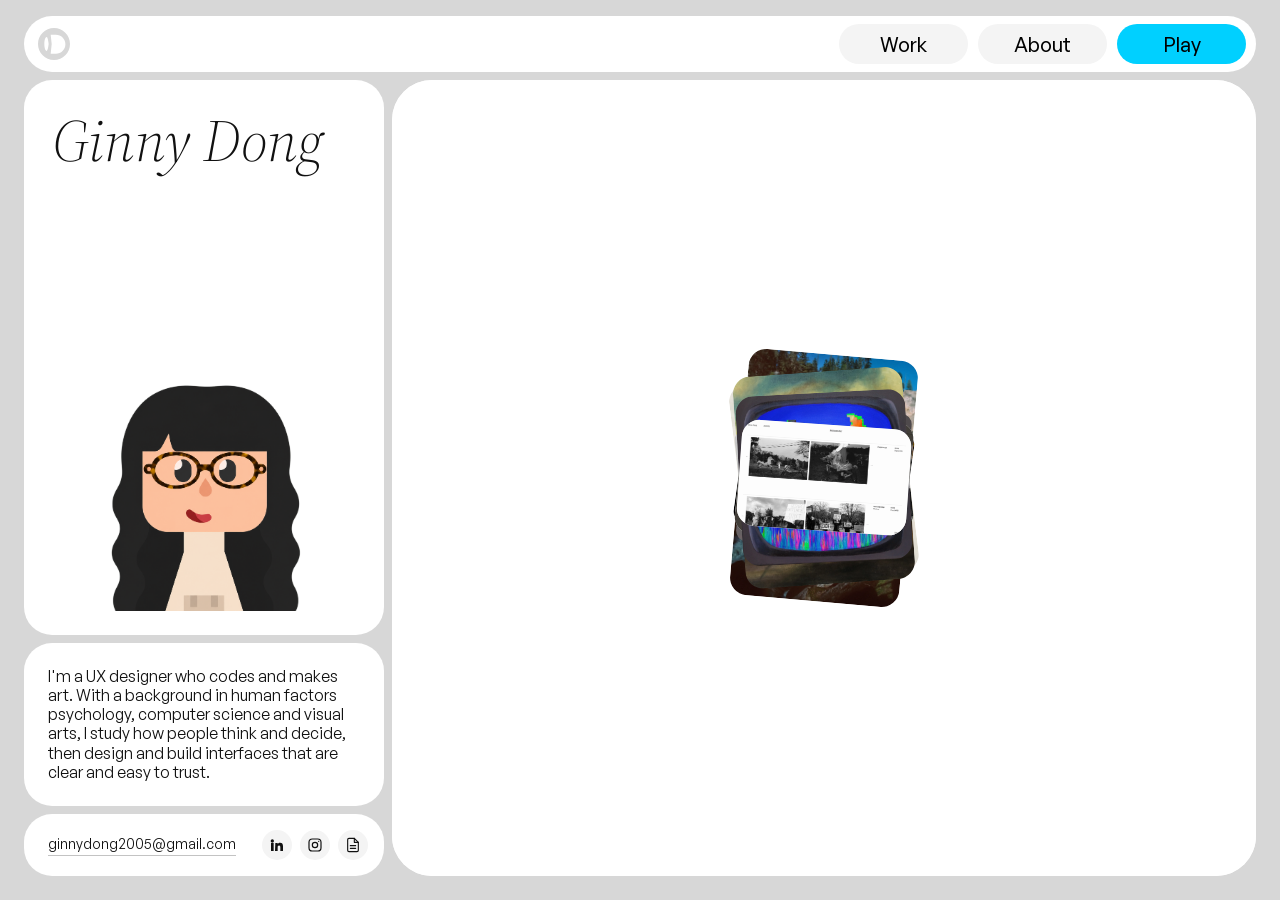
<file: play.html>
<!DOCTYPE html>
<html lang="en">
<head>
<meta charset="UTF-8"/>
<meta name="viewport" content="width=device-width,initial-scale=1.0"/>
<script src="page-scale.js"></script>
<title>Play — Portfolio</title>
<link rel="preconnect" href="https://fonts.googleapis.com">
<link rel="preconnect" href="https://fonts.gstatic.com" crossorigin>
<link href="https://fonts.googleapis.com/css2?family=Source+Serif+4:ital,wght@1,300&display=swap" rel="stylesheet">
<link rel="preload" href="fonts/GeneralSans-Variable.woff2" as="font" type="font/woff2" crossorigin>
<style>
/* ── General Sans (Fontshare, ITF Free Font License, free for commercial
   use) — self-hosted variable font, any weight 200–700, carrying body copy
   and every label/tag. Serif headings still come from Source Serif 4. Only
   the upright is preloaded; the italic loads when a page first uses it. ── */
@font-face{font-family:'General Sans';src:url('fonts/GeneralSans-Variable.woff2') format('woff2');font-weight:200 700;font-style:normal;font-display:swap}
@font-face{font-family:'General Sans';src:url('fonts/GeneralSans-VariableItalic.woff2') format('woff2');font-weight:200 700;font-style:italic;font-display:swap}

/* ── Reset ─────────────────────────────────────────────────────────────── */
*{margin:0;padding:0;box-sizing:border-box}

:root{
  --canvas:#D7D7D7;
  --paper:#ffffff;
  --ink:#111111;
  --muted:#63625f;
  --faint:#9a9a97;
  --line:rgba(17,17,17,.10);
  --accent:#00D0FF;

  --sidegap:24px;
  --midgap:8px;
  --r-lg:40px;
}
html,body{height:100%;overflow:hidden;overscroll-behavior:none}
body{
  font-family:'General Sans',-apple-system,BlinkMacSystemFont,'Helvetica Neue',Helvetica,Arial,sans-serif;
  font-weight:400;
  color:var(--ink);
  background:var(--canvas);
  -webkit-font-smoothing:antialiased;
  overflow:hidden;
  display:flex;
  flex-direction:column;
}

/* ── Nav ──────────────────────────────────────────────────────────────── */
#navWrap{flex-shrink:0;margin:calc(var(--sidegap) - 8px) var(--sidegap) 0 var(--sidegap)}
nav{background:#fff;border-radius:999px;display:flex;align-items:center;gap:10px;padding:8px 10px}
.nav-tabs{flex:1;display:flex;justify-content:center;gap:10px}
.nav-tabs a{flex:1;max-width:260px;height:40px;border-radius:999px;border:none;cursor:pointer;font-size:20px;font-weight:450;background:#f4f4f4;color:#000;transition:background .2s;display:flex;align-items:center;justify-content:center;text-decoration:none}
.nav-tabs a:hover:not(.active){background:#e9e9e9}
.nav-tabs a.tab-work.active{background:#CBFF71;color:#000}
.nav-tabs a.tab-about.active{background:#FF8418;color:#000}
.nav-tabs a.tab-play.active{background:#00D0FF;color:#000}

/* ── Shell: left intro rail (identical to index.html) + right content frame ── */
.shell{flex:1;min-height:0;display:flex;gap:var(--midgap);margin:var(--midgap) var(--sidegap) var(--sidegap) var(--sidegap)}

/* ── Intro rail: three stacked white frames, same markup/animation as
   index.html so the "left three columns" read as the same element when
   navigating between About and Play. ── */
#introRail{flex-shrink:0;width:360px;display:flex;flex-direction:column;gap:var(--midgap)}
.intro-frame{background:var(--paper);border-radius:28px;overflow:hidden;
  opacity:0;transform:translateX(-60px);animation:introSlide .6s cubic-bezier(.65,0,.35,1) forwards}
.intro-frame.id{padding:28px 28px 24px;container-type:inline-size;flex:1 1 auto;min-height:0;display:flex;flex-direction:column;justify-content:space-between}
/* The bio is a fixed size, its copy plus padding. The portrait card above
   takes up any slack: on short viewports the photo shrinks, on tall ones the
   card grows with the photo pinned to its bottom. */
.intro-frame.bio{padding:24px;flex:none;display:flex;align-items:center}
.intro-frame.contact{padding:16px 16px 16px 24px;container-type:inline-size}
.intro-frame:nth-child(1){animation-delay:.1s}
.intro-frame:nth-child(2){animation-delay:.22s}
.intro-frame:nth-child(3){animation-delay:.34s}
@keyframes introSlide{to{opacity:1;transform:translateX(0)}}
@media (prefers-reduced-motion:reduce){.intro-frame{animation:none;opacity:1;transform:none}}

/* Coming straight from the About page: the rail is already in the exact
   same place, so skip the slide-in replay and just show it in place. */
.no-intro-anim .intro-frame{animation:none;opacity:1;transform:none}

.intro-name{font-family:'Source Serif 4',serif;font-style:italic;font-weight:300;font-size:19.5cqi;line-height:1.1;color:#111;white-space:nowrap}
.intro-photo{margin-top:18px;width:100%;aspect-ratio:1/1;border-radius:16px;background:#d7d7d7;object-fit:cover;display:block}
/* Flip card: cartoon avatar on the front, photo on the back. Which face shows
   is driven by the `rail-about` class on <html> (see the rail hand-off below). */
/* Square at full width, but allowed to shrink in height when the rail is
   short; the card inside stays square at whichever side is smaller. */
.intro-photo-flip{margin-top:18px;width:100%;aspect-ratio:1/1;perspective:1200px;min-height:0;container-type:size}
.intro-photo-flip .flip-inner{position:relative;width:min(100cqw,100cqh);height:auto;aspect-ratio:1/1;margin:0 auto;transform-style:preserve-3d;transition:transform .9s cubic-bezier(.45,.05,.25,1)}
.intro-photo-flip .intro-photo{position:absolute;inset:0;margin-top:0;width:100%;height:100%;aspect-ratio:auto;backface-visibility:hidden;-webkit-backface-visibility:hidden}
.intro-photo-flip .intro-photo.back{transform:rotateY(180deg);overflow:hidden}
/* Zoom + drop the photo so the real head lands where the cartoon head is. */
.intro-photo-flip .intro-photo.back img{width:100%;height:100%;object-fit:cover;display:block;transform:translateY(15%) scale(1.4)}

/* ── Rail hand-off between tabs: the portrait flips and the bio slides up to
   swap, while the three frames themselves stay put. `rail-about` on <html>
   means "show the About side"; every rail page carries both states. ── */
html.rail-about .intro-photo-flip .flip-inner{transform:rotateY(180deg)}
.intro-bio-stack{display:grid;width:100%;overflow:hidden}
.intro-bio-stack .intro-bio{grid-area:1/1;align-self:center;transition:transform .6s cubic-bezier(.4,0,.2,1),opacity .45s ease}
.bio-personal{transform:translateY(105%);opacity:0}
html.rail-about .bio-pro{transform:translateY(-105%);opacity:0}
html.rail-about .bio-personal{transform:none;opacity:1}
@media (prefers-reduced-motion:reduce){
  .intro-photo-flip .flip-inner,.intro-bio-stack .intro-bio{transition:none}
}
.intro-bio{font-size:16px;font-weight:400;line-height:1.2;color:#111}
.intro-contact{display:flex;align-items:center;justify-content:space-between;gap:10px;flex-wrap:nowrap}
.intro-icons{display:flex;align-items:center;gap:8px;flex-shrink:0}
/* Email and the three icons always share one line: the address shrinks to fit
   what the icons (3×30 + 2×8) and the gap (10) leave. 12.8em ≈ its width. */
.intro-email{font-size:min(14px,calc((100cqi - 116px) / 12.8));white-space:nowrap;min-width:0;color:#111;text-decoration:none;border-bottom:1px solid rgba(17,17,17,.25);padding-bottom:2px}
.intro-email:hover{border-color:#111}
.intro-icon{width:30px;height:30px;flex-shrink:0;border-radius:999px;background:#f4f4f4;display:flex;align-items:center;justify-content:center;color:#111;text-decoration:none;transition:background .2s}
.intro-icon:hover{background:#e9e9e9}
.intro-icon svg{width:16px;height:16px}

/* ── Content frame: white box holding the three-column masonry ──────────── */
.content-frame{flex:1;min-width:0;background:var(--paper);border-radius:var(--r-lg);overflow:hidden;position:relative}
#pageScroll{height:100%;background:var(--paper);overflow-y:auto}

/* ── Waterfall grid: three columns at a 1 : 1.6 : 1 width ratio, each a
   vertical stack of gray placeholder cards of varying height. ── */
.grid-wrap{padding:32px}
.waterfall{display:flex;gap:20px;align-items:flex-start}
.waterfall-col{display:flex;flex-direction:column;gap:20px;min-width:0}
.waterfall-col.narrow{flex:1}
.waterfall-col.wide{flex:1.6}
.ph-card{background:#e4e4e4;border-radius:22px;width:100%;transform-origin:center center;
  transition:transform .98s cubic-bezier(.16,1,.3,1)}
.ph-card.h-sm{aspect-ratio:1/0.75}
.ph-card.h-md{aspect-ratio:1/1}
.ph-card.h-lg{aspect-ratio:1/1.3}
.ph-card.h-xl{aspect-ratio:1/1.6}

/* ── Stacked state: on entry all cards collapse to a rotated deck at the
   center of the frame; a click disperses them into the grid above. ── */
.waterfall.stacked .ph-card{
  transform:translate(var(--dx),var(--dy)) rotate(var(--rot)) scale(var(--scale));
  z-index:var(--z);
}
.content-frame.stacked{cursor:pointer}

/* ── Image card: preserves the source image's own aspect ratio so it shows
   whole, uncropped, both in the grid and when expanded. ── */
.ph-card.img-card{overflow:hidden}
.ph-card.img-card img{width:100%;height:100%;object-fit:cover;display:block}

/* ── Play item: click detaches the card (+ its caption) from the grid and
   floats it to the center of the frame; click again to send it back. ── */
.play-item{cursor:pointer;transform-origin:center center}
.play-item.expanded{position:absolute;top:0;left:0;z-index:70;cursor:zoom-out}
.play-item.expanded .ph-card{cursor:default}

.play-scrim{position:absolute;inset:0;background:rgba(255,255,255,.85);opacity:0;
  pointer-events:none;transition:opacity .4s ease;z-index:60}
.play-scrim.active{opacity:1;pointer-events:auto}

/* Caption takes no space in the grid — it only exists once the item is
   expanded, and even then fades in only after the card settles at center. */
.img-card-caption{display:none;margin-top:12px;font-size:14px;line-height:1.5;color:var(--muted);
  opacity:0;transition:opacity .35s ease}
.play-item.expanded .img-card-caption{display:block}
.img-card-caption.visible{opacity:1}
.img-card-caption a{color:var(--ink);text-decoration:underline;text-underline-offset:2px}

/* ── Gallery item: one cover card in the grid; expanded it becomes a
   lightbox whose box stays put while prev/next swap the image inside it,
   so portrait and landscape frames don't jump around. ── */
.gallery-item.expanded .ph-card{background:transparent}
.gallery-item.expanded .ph-card img{object-fit:contain}
.gallery-item .ph-card img{transition:opacity .22s ease}
.gallery-item .ph-card img.swapping{opacity:0}
.gallery-arrow{display:none;position:absolute;top:50%;transform:translateY(-50%);
  width:46px;height:46px;padding:0;border:none;border-radius:999px;background:#fff;color:#111;
  cursor:pointer;align-items:center;justify-content:center;
  box-shadow:0 2px 12px rgba(0,0,0,.14);transition:background .2s;z-index:5}
.gallery-arrow svg{width:20px;height:20px}
.gallery-arrow:hover{background:#f0f0f0}
.gallery-arrow.prev{left:14px}
.gallery-arrow.next{right:14px}
.gallery-item.expanded .gallery-arrow{display:flex}

/* Footer row under the lightbox box: title/meta on the left, counter on the
   right, both inset by however far the *cover* image sits in from the box
   edge — so the line stays put no matter which photo is showing. */
.gallery-foot{display:none;align-items:baseline;justify-content:space-between;gap:24px;
  margin-top:14px;opacity:0;transition:opacity .35s ease}
.gallery-item.expanded .gallery-foot{display:flex}
.gallery-foot.visible{opacity:1}
.gallery-foot .img-card-caption{display:block;opacity:0;margin-top:0}
.gallery-foot.visible .img-card-caption{opacity:1}
.gallery-title{color:var(--ink)}
.gallery-meta{margin-left:26px}
.gallery-count{font-size:13px;color:var(--muted);white-space:nowrap;flex-shrink:0}

/* ── Scroll card: a tall full-page capture. Expanded, the frame itself
   becomes a fixed viewing window you scroll inside, with its caption
   staying put below it (no scrolling needed to read it); a second click
   on the window opens the real site. ── */
.play-item.scroll-item.expanded .ph-card{
  aspect-ratio:auto;overflow-x:hidden;overflow-y:auto;cursor:pointer;
  -webkit-overflow-scrolling:touch;
}
.play-item.scroll-item.expanded .ph-card img{height:auto;object-fit:unset}

/* ── Mobile: drop the fixed app-shell, let the page scroll normally ─────── */
/* Same one-screen layout as the home page: portrait + bio on top, the
   gallery frame fills the middle and scrolls inside itself, and the contact
   card is a full-width strip at the bottom. The page itself never scrolls. */
@media (max-width:960px){
  :root{--sidegap:12px}
  body{height:100dvh}
  #navWrap{margin:12px var(--sidegap) 0}
  .shell{
    display:grid;
    grid-template-columns:minmax(0,1fr) minmax(0,2fr);
    grid-template-rows:auto minmax(0,1fr) auto;
    gap:var(--midgap);
    min-height:0;
    margin:var(--midgap) var(--sidegap) var(--sidegap)
  }
  #introRail{display:contents}
  .intro-frame{border-radius:22px}
  .intro-frame.id{
    grid-column:1;
    grid-row:1;
    padding:12px 10px;
    align-self:stretch;
    display:flex;
    flex-direction:column
  }
  .intro-name{font-size:min(19.5cqi,30px)}
  /* The portrait fills the space under the name. .flip-inner takes the
     figure's own proportions (hair to bottom edge of PersonalImage.png:
     x 305–1420, y 410–1707 of 1707) at the largest size that fits (cq units),
     bottom-centred, and the square image is offset inside it — so the whole
     head always shows, whatever the box's shape. The image's white backdrop
     spills past the box and blends into the card. */
  .intro-photo-flip{
    flex:1;
    width:100%;
    min-height:96px;
    aspect-ratio:auto;
    margin-top:8px;
    overflow:hidden;
    container-type:size;
    display:flex;
    align-items:flex-end;
    justify-content:center
  }
  .intro-photo-flip .flip-inner{
    width:min(100cqw,100cqh * 1115 / 1297);
    height:auto;
    aspect-ratio:1115 / 1297
  }
  .intro-photo-flip .intro-photo.front{
    top:-31.61%;
    left:-27.35%;
    width:153.09%;
    height:auto;
    max-width:none;
    border-radius:0
  }
  .intro-frame.bio{
    grid-column:2;
    grid-row:1;
    min-height:0;
    padding:12px 14px;
    align-items:center
  }
  .intro-bio-stack{display:flex;flex-direction:column;gap:12px;overflow:visible}
  .intro-bio-stack .intro-bio{
    transform:none!important;
    opacity:1!important;
    transition:none;
    font-size:clamp(12.5px,min(3.6vw,2.1dvh),16px);
    line-height:1.28;
    text-wrap:wrap
  }
  .intro-bio-stack .bio-personal{display:none}
  .intro-frame.contact{
    grid-column:1 / -1;
    grid-row:3;
    padding:8px 10px 8px 20px
  }
  .intro-contact{align-items:center;justify-content:space-between;gap:10px}
  .intro-email{font-size:min(clamp(14px,3.8vw,16px),calc((100cqi - 134px) / 12.8))}
  .intro-icons{gap:8px}
  .intro-icon{width:36px;height:36px}
  .intro-icon svg{width:18px;height:18px}
  /* Tiny phones: slightly smaller icons so the address stays readable. */
  @media (max-width:360px){
    .intro-icons{gap:6px}
    .intro-icon{width:32px;height:32px}
    .intro-email{font-size:min(clamp(14px,3.8vw,16px),calc((100cqi - 118px) / 12.8))}
  }
  /* Rounded and clipped again; the gallery scrolls inside the frame. */
  .content-frame{grid-column:1 / -1;grid-row:2;min-height:0;overflow:hidden;border-radius:24px}
  /* Phones: a plain two-column waterfall. The three desktop columns melt
     into CSS columns, and tapping a card does nothing (no expand). */
  .grid-wrap{padding:12px}
  .waterfall{display:block;columns:2;column-gap:10px}
  .waterfall-col{display:contents}
  .play-item{break-inside:avoid;margin-bottom:10px;cursor:default}
  .ph-card{border-radius:14px}
}
</style>
<link rel="stylesheet" href="nav-logo.css?v=3">
<link rel="stylesheet" href="page-transition.css">
<script src="page-transition.js" data-tab="play"></script>
<link rel="icon" type="image/svg+xml" href="images/shared/favicon-play.svg">
</head>
<body data-rail="pro">
<script>
// Carry the rail state over from the page we came from, so the portrait and
// bio can animate from it instead of snapping. Runs before first paint.
(function(){
  var from=sessionStorage.getItem('railFrom');
  sessionStorage.removeItem('railFrom');
  window.__railFrom=from;
  var root=document.documentElement;
  if(from) root.classList.add('no-intro-anim');
  if(from==='about') root.classList.add('rail-about');
})();
</script>

<div id="navWrap">
  <nav>
    <a href="index.html" class="nav-home logo-play" aria-label="Back to Work home"><svg class="nav-home-mark" viewBox="0 0 111 111" aria-hidden="true"><path d="M55.5 0C86.1518 0 111 24.8482 111 55.5C111 86.1518 86.1518 111 55.5 111C24.8482 111 0 86.1518 0 55.5C0 24.8482 24.8482 0 55.5 0ZM47.5 55.5L44 89H62C80.2254 89 95 74.2254 95 56C95 37.7746 80.2254 23 62 23H44L47.5 55.5ZM30 31.5C25.5817 31.5 22 42.2452 22 55.5C22 68.7548 25.5817 79.5 30 79.5C34.4183 79.5 37 55.5 37 55.5C36.9956 55.459 34.4145 31.5 30 31.5Z" fill="currentColor"/></svg></a>
    <div class="nav-tabs">
      <a href="index.html" class="tab-work">Work</a>
      <a href="aboutme.html" class="tab-about">About</a>
      <a href="play.html" class="tab-play active">Play</a>
    </div>
  </nav>
</div>

<div class="shell">
  <div id="introRail" aria-label="About Ginny">
    <div class="intro-frame id">
      <div class="intro-name">Ginny Dong</div>
      <div class="intro-photo-flip">
        <div class="flip-inner">
          <img class="intro-photo front" src="images/about/PersonalImage.png" alt="Illustrated portrait of Ginny Dong"/>
          <div class="intro-photo back"><img src="images/about/AboutmePic.webp" alt="Photo of Ginny Dong"/></div>
        </div>
      </div>
    </div>
    <div class="intro-frame bio">
      <div class="intro-bio-stack">
        <p class="intro-bio bio-pro">I'm a UX designer who codes and makes art. With a background in human factors psychology, computer science and visual arts, I study how people think and decide, then design and build interfaces that are clear and easy to trust.</p>
        <p class="intro-bio bio-personal">When I'm not designing, I'm chasing light with my camera, planning my next trip, or spending time as a guitarist in a band. New places and new art media each bring a brand-new experience to my life.</p>
      </div>
    </div>
    <div class="intro-frame contact">
      <div class="intro-contact">
        <a class="intro-email" href="mailto:ginnydong2005@gmail.com">ginnydong2005@gmail.com</a>
        <div class="intro-icons">
          <a class="intro-icon" href="https://www.linkedin.com/in/ginny-jiayi-dong/" target="_blank" rel="noopener noreferrer" aria-label="LinkedIn">
            <svg viewBox="0 0 24 24" fill="currentColor"><path d="M4.98 3.5a2.5 2.5 0 1 1 0 5 2.5 2.5 0 0 1 0-5zM3 9h4v12H3zM9.5 9H13v1.64h.05c.5-.9 1.7-1.85 3.5-1.85 3.74 0 4.45 2.34 4.45 5.4V21h-4v-5.3c0-1.26-.02-2.9-1.86-2.9-1.86 0-2.14 1.4-2.14 2.8V21h-4z"/></svg>
          </a>
          <a class="intro-icon" href="https://www.instagram.com/gnyjydong/" target="_blank" rel="noopener noreferrer" aria-label="Instagram">
            <svg viewBox="0 0 24 24" fill="none" stroke="currentColor" stroke-width="1.8"><rect x="3" y="3" width="18" height="18" rx="5"/><circle cx="12" cy="12" r="4"/><circle cx="17.5" cy="6.5" r="1" fill="currentColor" stroke="none"/></svg>
          </a>
          <a class="intro-icon" href="https://drive.google.com/file/d/17sJrLH_0N98VORUtS8v0ZmUyEI44dolc/view?usp=sharing" target="_blank" rel="noopener noreferrer" aria-label="Resume">
            <svg viewBox="0 0 24 24" fill="none" stroke="currentColor" stroke-width="1.7" stroke-linecap="round" stroke-linejoin="round"><path d="M14 2H6a2 2 0 0 0-2 2v16a2 2 0 0 0 2 2h12a2 2 0 0 0 2-2V8z"/><path d="M14 2v6h6"/><line x1="8" y1="13" x2="16" y2="13"/><line x1="8" y1="17" x2="16" y2="17"/></svg>
          </a>
        </div>
      </div>
    </div>
  </div>

  <div class="content-frame" id="contentFrame">
    <div class="play-scrim" id="playScrim"></div>
    <div id="pageScroll">
      <div class="grid-wrap">
        <div class="waterfall" id="waterfall">
          <div class="waterfall-col narrow">
            <div class="play-item" id="selfieItem">
              <div class="ph-card img-card" id="selfieCard" style="aspect-ratio:2891/3492">
                <img src="images/play/PlaySelfPortrait.webp" alt="Self portrait of Ginny"/>
              </div>
              <p class="img-card-caption">Self portrait of Ginny, created in 2025</p>
            </div>
            <div class="play-item gallery-item" id="sfItem">
              <div class="ph-card img-card gallery-card" style="aspect-ratio:1375/2000">
                <img class="gallery-img" src="images/play/gallery/SF-Color-4.webp" alt="Colored film taken in San Francisco"/>
                <button class="gallery-arrow prev" type="button" aria-label="Previous photo">
                  <svg viewBox="0 0 24 24" fill="none" stroke="currentColor" stroke-width="2" stroke-linecap="round" stroke-linejoin="round"><polyline points="15 18 9 12 15 6"/></svg>
                </button>
                <button class="gallery-arrow next" type="button" aria-label="Next photo">
                  <svg viewBox="0 0 24 24" fill="none" stroke="currentColor" stroke-width="2" stroke-linecap="round" stroke-linejoin="round"><polyline points="9 18 15 12 9 6"/></svg>
                </button>
              </div>
              <div class="gallery-foot">
                <p class="img-card-caption"><span class="gallery-title">Colored Film Taken in San Francisco</span><span class="gallery-meta">2026, Portra 160</span></p>
                <div class="gallery-count">1 / 6</div>
              </div>
            </div>
            <div class="play-item" id="gazeItem">
              <div class="ph-card img-card" style="aspect-ratio:1597/2000">
                <img src="images/play/gallery/Gaze.webp" alt="Gaze"/>
              </div>
              <p class="img-card-caption"><span class="gallery-title">Gaze</span><span class="gallery-meta">2024, Acrylic on Canvas</span></p>
            </div>
          </div>
          <div class="waterfall-col wide">
            <div class="play-item" id="playItem">
              <div class="ph-card img-card" id="playCard" style="aspect-ratio:9154/5945">
                <img src="images/play/PlayStardewValley.webp" alt="Stardew Valley"/>
              </div>
              <p class="img-card-caption">I am a very obsessed Stardew Valley player. While working on my own farm, I design and code my own mods when the game doesn't do what I want. Visit my nexus homepage: <a href="https://www.nexusmods.com/profile/jyxdong/mods" target="_blank" rel="noopener noreferrer" onclick="event.stopPropagation()">nexusmods.com/profile/jyxdong/mods</a></p>
            </div>
            <div class="play-item gallery-item" id="crowdItem">
              <div class="ph-card img-card gallery-card" style="aspect-ratio:2000/1326">
                <img class="gallery-img" src="images/play/gallery/One-Pair-Crowd-2.webp" alt="One Pair, Crowd"/>
                <button class="gallery-arrow prev" type="button" aria-label="Previous photo">
                  <svg viewBox="0 0 24 24" fill="none" stroke="currentColor" stroke-width="2" stroke-linecap="round" stroke-linejoin="round"><polyline points="15 18 9 12 15 6"/></svg>
                </button>
                <button class="gallery-arrow next" type="button" aria-label="Next photo">
                  <svg viewBox="0 0 24 24" fill="none" stroke="currentColor" stroke-width="2" stroke-linecap="round" stroke-linejoin="round"><polyline points="9 18 15 12 9 6"/></svg>
                </button>
              </div>
              <div class="gallery-foot">
                <p class="img-card-caption"><span class="gallery-title">One, Pair, Crowd</span><span class="gallery-meta">2026, Boston &amp; San Francisco, B&amp;W Film</span></p>
                <div class="gallery-count">1 / 6</div>
              </div>
            </div>
            <div class="play-item gallery-item" id="runawayItem">
              <div class="ph-card img-card gallery-card" style="aspect-ratio:2000/1600">
                <img class="gallery-img" src="images/play/gallery/Runaway-1.webp" alt="Album cover design for Runaway"/>
                <button class="gallery-arrow prev" type="button" aria-label="Previous photo">
                  <svg viewBox="0 0 24 24" fill="none" stroke="currentColor" stroke-width="2" stroke-linecap="round" stroke-linejoin="round"><polyline points="15 18 9 12 15 6"/></svg>
                </button>
                <button class="gallery-arrow next" type="button" aria-label="Next photo">
                  <svg viewBox="0 0 24 24" fill="none" stroke="currentColor" stroke-width="2" stroke-linecap="round" stroke-linejoin="round"><polyline points="9 18 15 12 9 6"/></svg>
                </button>
              </div>
              <div class="gallery-foot">
                <p class="img-card-caption"><span class="gallery-title">Album Cover Design for my band&rsquo;s song &ldquo;Runaway&rdquo;</span></p>
                <div class="gallery-count">1 / 4</div>
              </div>
            </div>
            <!-- <div class="ph-card h-lg"></div> -->
          </div>
          <div class="waterfall-col narrow">
            <div class="play-item scroll-item" id="wattItem">
              <div class="ph-card img-card" id="wattCard" style="aspect-ratio:4/3">
                <img src="images/play/Play27Watt.webp" alt="27 Watt Studio" style="object-position:top"/>
              </div>
              <p class="img-card-caption">27 Watt Studio is a photography studio founded by my friends and I. I work as an assistant photographer while mainly responsible for social media and web design.</p>
            </div>
            <div class="play-item" id="glitchItem">
              <div class="ph-card img-card" style="aspect-ratio:1/1">
                <img src="images/play/gallery/Goldfish.webp" alt="In Glitch"/>
              </div>
              <p class="img-card-caption"><span class="gallery-title">In Glitch</span><span class="gallery-meta">2025, Acrylic on Canvas</span></p>
            </div>
            <div class="play-item" id="photographyItem">
              <div class="ph-card img-card" style="aspect-ratio:1440/900">
                <img src="images/play/PlayPhotography.webp" alt="Ginny Dong Photography page" style="object-position:top"/>
              </div>
              <p class="img-card-caption"><a href="photography/" onclick="event.stopPropagation()">Go to my photography portfolio &rarr;</a></p>
            </div>
            <!-- <div class="ph-card h-sm"></div> -->
          </div>
        </div>
      </div>
    </div>
  </div>
</div>

<script>
(function(){
  var frame = document.getElementById('contentFrame');
  var waterfall = document.getElementById('waterfall');
  var cards = Array.prototype.slice.call(waterfall.querySelectorAll('.ph-card'));
  var rotations = [-7,5,-4,8,-6,3,6,-3,4,-8,7,-5];

  var frameRect = PageScale.cssRect(frame);
  var cx = frameRect.left + frameRect.width/2;
  var cy = frameRect.top + frameRect.height/2;

  // Phones get a static two-column waterfall: no deck to disperse and no
  // tap-to-expand (every expand handler below checks this first).
  var phone = window.matchMedia('(max-width:960px)');
  if(!phone.matches){
    cards.forEach(function(card,i){
      var r = PageScale.cssRect(card);
      var dx = cx - (r.left + r.width/2);
      var dy = cy - (r.top + r.height/2);
      var scale = 170 / r.width;
      card.style.setProperty('--dx', dx+'px');
      card.style.setProperty('--dy', dy+'px');
      card.style.setProperty('--rot', rotations[i % rotations.length]+'deg');
      card.style.setProperty('--scale', scale.toFixed(3));
      card.style.setProperty('--z', cards.length - i);
    });

    waterfall.classList.add('stacked');
    frame.classList.add('stacked');

    frame.addEventListener('click', function(){
      waterfall.classList.remove('stacked');
      frame.classList.remove('stacked');
    }, {once:true});
  }

  // ── Simple image items: click detaches the card (+ caption) from the grid
  // and floats it to the center of the frame (FLIP animation); click again
  // (or the scrim) sends it back. Caption only fades in once it's settled.
  var scrim = document.getElementById('playScrim');
  var simpleItems = [];

  // Expanded size: the media's long side becomes 70% of the matching side
  // of the white frame (landscape → 70% of frame width, portrait → 70% of
  // frame height), so wide and tall cards both end up reading as similarly
  // "big" rather than one dwarfing the frame and the other looking tiny.
  function getRatio(card){
    var s = card.style.aspectRatio || getComputedStyle(card).aspectRatio;
    var parts = String(s).split('/').map(Number);
    return (parts.length===2 && parts[1]) ? parts[0]/parts[1] : 1;
  }
  function sizeToFrame(ratio, frameRect){
    if(ratio > 1){          // square counts as tall: 70% of the frame height
      var w = frameRect.width*0.7;
      return {w:w, h:w/ratio};
    }
    var h = frameRect.height*0.7;
    return {w:h*ratio, h:h};
  }

  function makeExpandItem(item){
    var caption = item.querySelector('.img-card-caption');
    var card = item.querySelector('.ph-card');
    var expanded = false;

    function flip(applyChanges){
      var first = PageScale.cssRect(item);
      applyChanges();
      var last = PageScale.cssRect(item);
      var dx = (first.left+first.width/2) - (last.left+last.width/2);
      var dy = (first.top+first.height/2) - (last.top+last.height/2);
      var scale = last.width ? first.width/last.width : 1;
      item.style.transition = 'none';
      item.style.transform = 'translate('+dx+'px,'+dy+'px) scale('+scale+')';
      item.offsetWidth; // force reflow
      requestAnimationFrame(function(){
        item.style.transition = 'transform .6s cubic-bezier(.16,1,.3,1)';
        item.style.transform = 'translate(0,0) scale(1)';
      });
    }

    function expand(){
      expanded = true;
      var frameRect = PageScale.cssRect(frame);
      flip(function(){
        item.classList.add('expanded');
        var size = sizeToFrame(getRatio(card), frameRect);
        item.style.width = size.w+'px';
        item.style.left = '0px';
        item.style.top = '0px';
        var r = PageScale.cssRect(item);
        item.style.left = (frameRect.width/2 - r.width/2)+'px';
        item.style.top = (frameRect.height/2 - r.height/2)+'px';
      });
      scrim.classList.add('active');
      item.addEventListener('transitionend', function onEnd(e){
        if(e.propertyName !== 'transform') return;
        item.removeEventListener('transitionend', onEnd);
        if(expanded) caption.classList.add('visible');
      });
    }

    function collapse(){
      expanded = false;
      caption.classList.remove('visible');
      flip(function(){
        item.classList.remove('expanded');
        item.style.width = '';
        item.style.left = '';
        item.style.top = '';
      });
      scrim.classList.remove('active');
      item.addEventListener('transitionend', function onEnd(e){
        if(e.propertyName !== 'transform') return;
        item.removeEventListener('transitionend', onEnd);
        item.style.transition = '';
        item.style.transform = '';
      });
    }

    item.addEventListener('click', function(e){
      if(phone.matches||waterfall.classList.contains('stacked')) return; // phones: no expand; desktop: let it disperse first
      e.stopPropagation();
      if(expanded) collapse(); else expand();
    });

    return {isExpanded:function(){return expanded;}, collapse:collapse};
  }

  ['playItem','selfieItem','glitchItem','gazeItem','photographyItem'].forEach(function(id){
    simpleItems.push(makeExpandItem(document.getElementById(id)));
  });
  // Phones don't expand cards, so tapping the photography card goes straight there.
  document.getElementById('photographyItem').addEventListener('click', function(){
    if(phone.matches) window.location.href = 'photography/';
  });

  // ── Watt item: click floats + expands it into a fixed, scrollable window
  // showing the full captured page, with its caption below; click again
  // jumps to the real site.
  var wattItem = document.getElementById('wattItem');
  var wattCard = document.getElementById('wattCard');
  var wattCaption = wattItem.querySelector('.img-card-caption');
  var wattExpanded = false;

  function wattFlip(applyChanges){
    var first = PageScale.cssRect(wattItem);
    applyChanges();
    var last = PageScale.cssRect(wattItem);
    var dx = (first.left+first.width/2) - (last.left+last.width/2);
    var dy = (first.top+first.height/2) - (last.top+last.height/2);
    var scale = last.width ? first.width/last.width : 1;
    wattItem.style.transition = 'none';
    wattItem.style.transform = 'translate('+dx+'px,'+dy+'px) scale('+scale+')';
    wattItem.offsetWidth; // force reflow
    requestAnimationFrame(function(){
      wattItem.style.transition = 'transform .6s cubic-bezier(.16,1,.3,1)';
      wattItem.style.transform = 'translate(0,0) scale(1)';
    });
  }

  function wattExpand(){
    wattExpanded = true;
    var frameRect = PageScale.cssRect(frame);
    wattFlip(function(){
      wattItem.classList.add('expanded');
      var size = sizeToFrame(getRatio(wattCard), frameRect);
      wattCard.style.width = size.w+'px';
      wattCard.style.height = size.h+'px';
      wattItem.style.width = size.w+'px';
      wattItem.style.left = '0px';
      wattItem.style.top = '0px';
      var r = PageScale.cssRect(wattItem);
      wattItem.style.left = (frameRect.width/2 - r.width/2)+'px';
      wattItem.style.top = (frameRect.height/2 - r.height/2)+'px';
    });
    scrim.classList.add('active');
    wattItem.addEventListener('transitionend', function onEnd(e){
      if(e.propertyName !== 'transform') return;
      wattItem.removeEventListener('transitionend', onEnd);
      if(wattExpanded) wattCaption.classList.add('visible');
    });
  }

  function wattCollapse(){
    wattExpanded = false;
    wattCaption.classList.remove('visible');
    wattFlip(function(){
      wattItem.classList.remove('expanded');
      wattItem.style.width = '';
      wattItem.style.left = '';
      wattItem.style.top = '';
      wattCard.style.width = '';
      wattCard.style.height = '';
      wattCard.scrollTop = 0;
    });
    scrim.classList.remove('active');
    wattItem.addEventListener('transitionend', function onEnd(e){
      if(e.propertyName !== 'transform') return;
      wattItem.removeEventListener('transitionend', onEnd);
      wattItem.style.transition = '';
      wattItem.style.transform = '';
    });
  }

  wattItem.addEventListener('click', function(e){
    if(phone.matches||waterfall.classList.contains('stacked')) return; // phones: no expand; desktop: let it disperse first
    e.stopPropagation();
    if(!wattExpanded){ wattExpand(); }
    else{ window.open('https://www.27wattmedia.com/', '_blank', 'noopener'); }
  });

  // ── Photo galleries: the cover card expands into a fixed lightbox box
  // (image letterboxed inside it) so paging between portrait and landscape
  // shots never resizes or re-centers the frame. Arrows/←→ switch photos.
  function makeGallery(itemId, srcs, coverIdx){
    var item = document.getElementById(itemId);
    var card = item.querySelector('.gallery-card');
    var img = item.querySelector('.gallery-img');
    var foot = item.querySelector('.gallery-foot');
    var count = item.querySelector('.gallery-count');
    var coverRatioStyle = card.style.aspectRatio;
    var coverRatio = (function(){
      var parts = String(coverRatioStyle).split('/').map(Number);
      return (parts.length===2 && parts[1]) ? parts[0]/parts[1] : 1;
    })();
    var idx = coverIdx;
    var expanded = false;
    var preloaded = false;

    function preload(){                          // only once the set is opened
      if(preloaded) return;
      preloaded = true;
      srcs.forEach(function(src){ var im = new Image(); im.src = src; });
    }

    function setCount(){ count.textContent = (idx+1) + ' / ' + srcs.length; }

    function show(i){
      idx = (i + srcs.length) % srcs.length;
      setCount();
      img.classList.add('swapping');
      var next = new Image();
      next.onload = next.onerror = function(){
        img.src = srcs[idx];
        img.classList.remove('swapping');
      };
      next.src = srcs[idx];
    }

    function flip(applyChanges){
      var first = PageScale.cssRect(item);
      applyChanges();
      var last = PageScale.cssRect(item);
      var dx = (first.left+first.width/2) - (last.left+last.width/2);
      var dy = (first.top+first.height/2) - (last.top+last.height/2);
      var scale = last.width ? first.width/last.width : 1;
      item.style.transition = 'none';
      item.style.transform = 'translate('+dx+'px,'+dy+'px) scale('+scale+')';
      item.offsetWidth; // force reflow
      requestAnimationFrame(function(){
        item.style.transition = 'transform .6s cubic-bezier(.16,1,.3,1)';
        item.style.transform = 'translate(0,0) scale(1)';
      });
    }

    function expand(){
      expanded = true;
      preload();
      var frameRect = PageScale.cssRect(frame);
      flip(function(){
        item.classList.add('expanded');
        var w = frameRect.width*0.68;
        var h = frameRect.height*0.72;
        // How far in from the box edge the cover photo renders (0 when it is
        // width-constrained). The footer keeps this inset for every photo.
        var inset = (coverRatio < w/h) ? (w - h*coverRatio)/2 : 0;
        foot.style.paddingLeft = inset+'px';
        foot.style.paddingRight = inset+'px';
        card.style.aspectRatio = 'auto';
        card.style.width = w+'px';
        card.style.height = h+'px';
        item.style.width = w+'px';
        item.style.left = '0px';
        item.style.top = '0px';
        var r = PageScale.cssRect(item);
        item.style.left = (frameRect.width/2 - r.width/2)+'px';
        item.style.top = (frameRect.height/2 - r.height/2)+'px';
      });
      scrim.classList.add('active');
      item.addEventListener('transitionend', function onEnd(e){
        if(e.propertyName !== 'transform') return;
        item.removeEventListener('transitionend', onEnd);
        if(expanded) foot.classList.add('visible');
      });
    }

    function collapse(){
      expanded = false;
      foot.classList.remove('visible');
      flip(function(){
        item.classList.remove('expanded');
        item.style.width = '';
        item.style.left = '';
        item.style.top = '';
        card.style.width = '';
        card.style.height = '';
        card.style.aspectRatio = coverRatioStyle;
        foot.style.paddingLeft = '';
        foot.style.paddingRight = '';
        img.classList.remove('swapping');
        img.src = srcs[coverIdx];
        idx = coverIdx;
        setCount();
      });
      scrim.classList.remove('active');
      item.addEventListener('transitionend', function onEnd(e){
        if(e.propertyName !== 'transform') return;
        item.removeEventListener('transitionend', onEnd);
        item.style.transition = '';
        item.style.transform = '';
      });
    }

    setCount();

    item.querySelector('.gallery-arrow.prev').addEventListener('click', function(e){
      e.stopPropagation(); show(idx-1);
    });
    item.querySelector('.gallery-arrow.next').addEventListener('click', function(e){
      e.stopPropagation(); show(idx+1);
    });

    item.addEventListener('click', function(e){
      if(phone.matches||waterfall.classList.contains('stacked')) return; // phones: no expand; desktop: let it disperse first
      e.stopPropagation();
      if(expanded) collapse(); else expand();
    });

    return {
      isExpanded:function(){return expanded;},
      collapse:collapse,
      prev:function(){show(idx-1);},
      next:function(){show(idx+1);}
    };
  }

  function seq(prefix, n){
    var out = [];
    for(var i=1;i<=n;i++) out.push('images/play/gallery/'+prefix+i+'.webp');
    return out;
  }

  var galleries = [
    makeGallery('crowdItem', seq('One-Pair-Crowd-', 6), 1),  // cover: photo 2
    makeGallery('sfItem',    seq('SF-Color-', 6),       3),  // cover: photo 4
    makeGallery('runawayItem', seq('Runaway-', 4),      0)
  ];

  document.addEventListener('keydown', function(e){
    var open = galleries.filter(function(g){ return g.isExpanded(); })[0];
    if(!open) return;
    if(e.key === 'ArrowLeft'){ open.prev(); }
    else if(e.key === 'ArrowRight'){ open.next(); }
    else if(e.key === 'Escape'){ open.collapse(); }
  });

  scrim.addEventListener('click', function(){
    simpleItems.forEach(function(it){ if(it.isExpanded()) it.collapse(); });
    if(wattExpanded) wattCollapse();
    galleries.forEach(function(g){ if(g.isExpanded()) g.collapse(); });
  });
})();
</script>

<script>
(function(){
  var root=document.documentElement;
  var here=document.body.dataset.rail;
  var from=window.__railFrom;

  // Settle into this page's own state: About flips to the photo and slides in
  // the personal bio; Work and Play go back to the cartoon and the pro bio.
  if(here==='about'){
    setTimeout(function(){root.classList.add('rail-about');}, from?420:3000);
  }else if(from==='about'){
    setTimeout(function(){root.classList.remove('rail-about');},420);
  }

  // Hand this page's state to whichever tab is clicked next.
  Array.prototype.forEach.call(document.querySelectorAll('.nav-tabs a'),function(a){
    a.addEventListener('click',function(){sessionStorage.setItem('railFrom',here);});
  });
})();
</script>
</body>
</html>
</file>
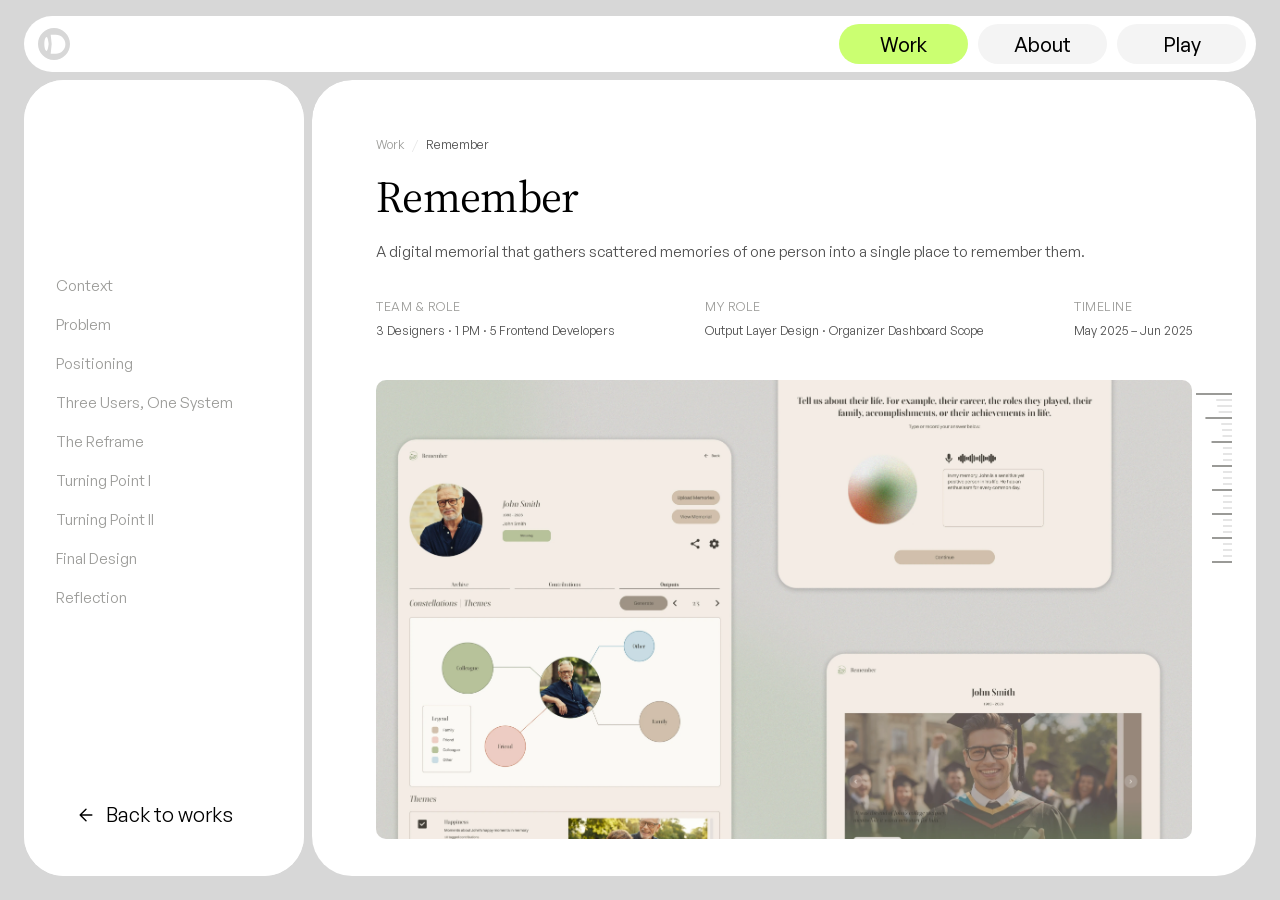
<file: remember.html>
<!DOCTYPE html>
<html lang="en">
<head>
<meta charset="UTF-8"/>
<meta name="viewport" content="width=device-width,initial-scale=1.0"/>
<script src="page-scale.js"></script>
<title>Remember — Portfolio</title>
<link rel="preconnect" href="https://fonts.googleapis.com"/>
<link rel="preconnect" href="https://fonts.gstatic.com" crossorigin/>
<link href="https://fonts.googleapis.com/css2?family=Source+Serif+4:ital,wght@0,400;1,350&display=swap" rel="stylesheet"/>
<link rel="stylesheet" href="case-transition.css"/>
<script>
if(sessionStorage.getItem('caseFromSign')==='1') document.documentElement.classList.add('case-from-sign');
</script>
<script src="case-transition.js" defer></script>
<link rel="preload" href="fonts/GeneralSans-Variable.woff2" as="font" type="font/woff2" crossorigin>
<style>
/* ── General Sans (Fontshare, ITF Free Font License, free for commercial
   use) — self-hosted variable font, any weight 200–700, carrying body copy
   and every label/tag. Serif headings still come from Source Serif 4. Only
   the upright is preloaded; the italic loads when a page first uses it. ── */
@font-face{font-family:'General Sans';src:url('fonts/GeneralSans-Variable.woff2') format('woff2');font-weight:200 700;font-style:normal;font-display:swap}
@font-face{font-family:'General Sans';src:url('fonts/GeneralSans-VariableItalic.woff2') format('woff2');font-weight:200 700;font-style:italic;font-display:swap}

/* ── Reset ─────────────────────────────────────────────────────────────── */
*{margin:0;padding:0;box-sizing:border-box}

/* ── Tokens ────────────────────────────────────────────────────────────
   Near-flat weights: body copy and highlights 400, <strong> 600, serif
   H2s 350 — hierarchy comes mostly from size, color and spacing.
--------------------------------------------------------------------------- */
:root{
  --canvas:#D7D7D7;
  --paper:#ffffff;
  --ink:#000000;    /* every heading, highlight and <strong> */
  --body:#4d4d4d;   /* running text, the dek and meta values: one dark gray */
  --faint:#9a9a97;
  --line:rgba(0,0,0,.10);

  --sidegap:24px;
  --midgap:8px;
  --nav-h:56px;
  --rail-w:280px;
  --r-lg:40px;
  --r-sm:10px;
}
html,body{height:100%}
body{
  font-family:'General Sans',-apple-system,BlinkMacSystemFont,'Helvetica Neue',Helvetica,Arial,sans-serif;
  font-weight:400;
  color:var(--ink);
  background:var(--canvas);
  -webkit-font-smoothing:antialiased;
  overflow:hidden;
  display:flex;
  flex-direction:column;
}

/* ── Nav ──────────────────────────────────────────────────────────────── */
#navWrap{flex-shrink:0;margin:calc(var(--sidegap) - 8px) var(--sidegap) 0 var(--sidegap)}
nav{background:#fff;border-radius:999px;display:flex;align-items:center;gap:10px;padding:8px 10px}
.nav-tabs{flex:1;display:flex;justify-content:center;gap:10px}
.nav-tabs a{flex:1;max-width:260px;height:40px;border-radius:999px;border:none;cursor:pointer;font-size:20px;font-weight:450;background:#f4f4f4;color:#000;transition:background .2s;display:flex;align-items:center;justify-content:center;text-decoration:none}
.nav-tabs a:hover:not(.active){background:#e9e9e9}
.nav-tabs a.tab-work.active{background:#CBFF71;color:#000}
.nav-tabs a.tab-about.active{background:#FF8418;color:#000}
.nav-tabs a.tab-play.active{background:#00D0FF;color:#000}

/* ── Shell ────────────────────────────────────────────────────────────── */
.shell{flex:1;min-height:0;display:flex;gap:var(--midgap);padding:var(--midgap) var(--sidegap) var(--sidegap) var(--sidegap)}

.rail-frame{flex-shrink:0;width:var(--rail-w);background:var(--paper);border-radius:var(--r-lg);overflow:hidden}
.rail{height:100%;background:var(--paper);padding:36px 30px;display:flex;flex-direction:column;overflow-y:auto}
.rail-toc{flex:1;min-height:0;display:flex;flex-direction:column;justify-content:center}
.rail-toc ul{list-style:none;display:flex;flex-direction:column;gap:4px}
.rail-toc li a{display:block;padding:7px 2px;font-size:15px;color:var(--faint);text-decoration:none;transition:color .15s,font-size .15s}
.rail-toc li a:hover{color:var(--ink)}
.rail-toc li.active a{color:var(--ink);font-size:20px}
.rail-home{flex-shrink:0;margin-top:24px;display:flex;align-items:center;justify-content:space-between;gap:12px;background:#e4e4e4;border-radius:999px;padding:12px 20px;font-size:20px;font-weight:450;color:var(--ink);text-decoration:none;transition:background .2s}
.rail-home:hover{background:#dadada}
.rail-home svg{flex-shrink:0}

.content-frame{position:relative;flex:1;min-width:0;background:var(--paper);border-radius:var(--r-lg);overflow:hidden}
#pageScroll{height:100%;background:var(--paper);overflow-y:auto;scroll-behavior:smooth}
@media (prefers-reduced-motion:reduce){#pageScroll{scroll-behavior:auto}}
.inner{padding:56px 64px 0}

/* ── Reading-progress ruler ───────────────────────────────────────────── */
.progress-track{position:absolute;top:50%;right:24px;transform:translateY(-50%);display:flex;flex-direction:column;align-items:flex-end;gap:4px;z-index:5;pointer-events:none}
.progress-track .tick{width:9px;height:2px;background:var(--line);transform-origin:right center;transition:transform .1s linear}
.progress-track .tick.major{width:20px;background:var(--faint)}
.progress-track .tick.end{width:20px;background:var(--faint);transition:transform .2s ease,background .2s ease}
.progress-track .tick.end.active{background:var(--body)}
.progress-track .tick.on{background:var(--ink)}
@media (max-width:960px){.progress-track{display:none}}

/* ── Breadcrumb ───────────────────────────────────────────────────────── */
.crumb{display:flex;align-items:center;gap:8px;font-size:12.5px;color:var(--faint)}
.crumb a{color:var(--faint);text-decoration:none}
.crumb a:hover{color:var(--ink)}
.crumb span.sep{color:var(--line)}
.crumb span.cur{color:var(--body)}

/* ── Header ───────────────────────────────────────────────────────────── */
header.hero{margin-top:20px;max-width:900px}
header.hero h2{font-family:'Source Serif 4',serif;font-style:normal;font-size:clamp(32px,4vw,44px);line-height:1.1;letter-spacing:-.015em;font-weight:400}
header.hero p.dek{margin-top:20px;font-size:15px;line-height:1.5;color:var(--body)}

.meta{margin-top:34px;display:flex;flex-wrap:nowrap;justify-content:space-between;gap:36px}
.meta-item{display:flex;flex-direction:column;gap:5px}
.meta-item .k{font-size:12.5px;text-transform:uppercase;letter-spacing:.04em;color:var(--faint)}
.meta-item .v{font-size:12.5px;color:var(--body);line-height:1.6}

/* ── Placeholder image blocks ────────────────────────────────────────── */
.ph{position:relative;background:repeating-linear-gradient(45deg,#ececec 0 12px,#f4f4f4 12px 24px);border-radius:var(--r-sm);overflow:hidden}
.ph-hero{margin-top:40px;width:100%;aspect-ratio:16/9}
.ph-inline{margin-top:32px;width:100%;aspect-ratio:16/9}
.ph-row{margin-top:32px;display:flex;gap:16px}
.ph-row .ph{margin-top:0;flex:1 1 0;aspect-ratio:16/9}
.ph img,.ph video{width:100%;height:100%;object-fit:cover;display:block}
.ph-row-captions{margin-top:24px;display:flex;gap:16px}
.ph-row-captions .cap-block{flex:1 1 0}
.ph-row-captions .cap-block .tag{display:block;margin-bottom:6px;font-size:12.5px;text-transform:uppercase;letter-spacing:.04em;color:var(--faint)}
.ph-row-captions .cap-block p{margin-top:0;font-size:15px;line-height:1.5;color:var(--body);max-width:none}
.ph .cap{position:absolute;left:0;right:0;bottom:0;padding:34px 18px 14px;background:linear-gradient(to top, rgba(0,0,0,.55), transparent);color:#fff;font-size:12.5px}

.concept-compare-grid{margin-top:32px;display:grid;grid-template-columns:repeat(2,minmax(0,1fr));gap:24px 16px}
.concept-card{min-width:0;margin:0}
.concept-media{position:relative;aspect-ratio:1440/820;overflow:hidden;border:1px solid var(--line);border-radius:var(--r-sm);background:#f4f4f4}
.concept-media img{display:block;width:100%;height:100%;object-fit:cover}
.concept-status{position:absolute;z-index:1;top:12px;right:12px;width:32px;height:32px;border-radius:50%;display:grid;place-items:center;color:#fff;font-size:20px;font-weight:600;line-height:1;box-shadow:0 0 0 3px rgba(255,255,255,.88)}
.concept-status.rejected{background:#d75454}
.concept-status.accepted{background:#339b68}
.concept-card figcaption{padding:14px 2px 0}
.concept-card figcaption .tag{display:block;margin-bottom:6px;font-size:12.5px;text-transform:uppercase;letter-spacing:.04em;color:var(--faint)}
.concept-card figcaption p{margin-top:0;font-size:15px;line-height:1.5;color:var(--body);max-width:none}

/* ── Side-by-side scrollable wireframes ─────────────────────────────── */
.linear-scroll-row{margin-top:32px;display:grid;grid-template-columns:repeat(2,minmax(0,1fr));gap:16px}
.linear-scroll-card{min-width:0}
.linear-scroll-card figcaption{min-height:62px;padding:0 2px 14px;display:flex;flex-direction:column;gap:5px}
.linear-scroll-card figcaption .tag{font-size:12.5px;text-transform:uppercase;letter-spacing:.04em;color:var(--faint)}
.linear-scroll-card figcaption span:last-child{font-size:13px;line-height:1.45;color:var(--body)}
.linear-scroll-frame{width:100%;height:auto;aspect-ratio:4/3;overflow-y:auto;overscroll-behavior:contain;border:1px solid var(--line);border-radius:var(--r-sm);background:#f4f4f4;scrollbar-width:thin;scrollbar-color:#b8b8b5 transparent}
.linear-scroll-frame:focus-visible{outline:2px solid var(--ink);outline-offset:3px}
.linear-scroll-frame img{display:block;width:100%;height:auto}

/* ── Sections ─────────────────────────────────────────────────────────── */
/* Bottom padding keeps the last lines clear of the floating Back to top. */
/* ── Vertical rhythm — three steps, each gap measured to the top of a tag
   (or of the H2 when a block has no tag):
   64  anything → the next heading block, section breaks included
   32  a heading block → its own image / cards / interactive, and one
       visual → the next visual under the same heading
   12  a heading → its body copy, inside cards too ────────────────────── */
main{padding:0 64px 56px}
section.block{padding-top:64px;scroll-margin-top:24px}
.sec-measure{max-width:900px}
/* Every block: a small tag (optional) over an H2, with its body copy
   stacked directly under it in one column. */
.sec-grid{display:grid;grid-template-columns:1fr;row-gap:12px;align-items:start}
.sec-measure > * + .sec-grid{margin-top:64px}
.sec-body > p:first-child,
.sec-body > ul:first-child{margin-top:0}
/* Body copy runs the full 900px measure, sharing one right edge with the
   images; below 900px the 54ch cap keeps line length readable. */
@media (min-width:901px){
  section.block .sec-body p,
  section.block .sec-body ul{max-width:none}
}
/* The tag sits in flow above the H2, so the gap above a block lands on
   the tag itself, never on the H2 underneath it. */
.sec-head .tag{display:block;margin-bottom:8px;font-size:12.5px;text-transform:uppercase;letter-spacing:.04em;color:var(--faint);white-space:nowrap}
.sec-head h2{font-family:'Source Serif 4',serif;font-style:italic;font-weight:350;font-size:clamp(22px,2.3vw,26px);line-height:1.25;letter-spacing:-.01em}
section.block p{margin-top:16px;font-size:15px;line-height:1.5;color:var(--body);max-width:54ch}

ul.insights{margin-top:16px;display:flex;flex-direction:column;gap:14px;max-width:54ch}
ul.insights li{display:flex;gap:14px;align-items:flex-start;font-size:15px;line-height:1.5;color:var(--body)}
ul.insights .dot{flex-shrink:0;width:6px;height:6px;border-radius:1px;margin-top:8px;background:var(--faint)}
ul.insights em{font-style:italic;color:var(--ink)}
.methods{margin-top:16px;font-size:12.5px;color:var(--faint);border-top:1px solid var(--line);padding-top:16px}

/* ── Bento grids — separate hairline cards with a 16px gutter. ─────────── */
.bento-2{margin-top:32px;display:grid;grid-template-columns:1fr 1fr;gap:16px}
.bento-2 .cell{padding:32px;border:1px solid var(--line);border-radius:var(--r-sm)}
.bento-2 .cell h3{font-size:15px;font-weight:400}
.bento-2 .cell .ph{margin-top:16px;aspect-ratio:4/3}
.bento-2 .cell p{margin-top:16px;font-size:15px;line-height:1.5;color:var(--body);max-width:none}

.bento-3{margin-top:32px;display:grid;grid-template-columns:repeat(3,1fr);gap:16px}
.bento-3 .cell{padding:28px;border:1px solid var(--line);border-radius:var(--r-sm)}
.bento-3 .cell h3{font-size:15px;font-weight:400}
.bento-3 .cell h3.highlight{font-size:clamp(18px,1.8vw,20px)}
.bento-3 .cell p{margin-top:12px;font-size:15px;line-height:1.5;color:var(--body);max-width:none}

/* ── Toggle + scrollable page frame (Final Design) ────────────────────── */
.carousel-toggle{margin-top:32px;width:100%;display:flex;background:#f4f4f4;border-radius:999px;padding:4px;gap:4px}
.carousel-toggle .toggle-btn{flex:1;border:none;background:transparent;cursor:pointer;font-family:inherit;font-size:13px;color:var(--body);padding:9px 12px;border-radius:999px;transition:background .2s,color .2s;white-space:nowrap;text-align:center}
.carousel-toggle .toggle-btn:hover:not(.active){color:var(--ink)}
.carousel-toggle .toggle-btn.active{background:#fff;color:var(--ink)}

.page-frame{position:relative;margin-top:12px;width:100%;aspect-ratio:3/2;border-radius:var(--r-sm);overflow:hidden;background:#ececec;border:1px solid var(--line)}
.page-frame-track{display:flex;width:100%;height:100%;transition:transform .45s cubic-bezier(.4,0,.2,1)}
.page-frame-scroll{flex:0 0 100%;width:100%;height:100%;overflow-y:auto}
.page-frame-scroll img{display:block;width:100%;height:auto}

@media (max-width:600px){
  .carousel-toggle{flex-wrap:wrap}
  .carousel-toggle .toggle-btn{flex:1 1 40%}
  .linear-scroll-row{grid-template-columns:1fr}
  .linear-scroll-card figcaption{min-height:0}
  .concept-compare-grid{grid-template-columns:1fr}
}

/* ── Insight / user cells ─────────────────────────────────────────────── */
.insight-cells{margin-top:32px;display:grid;grid-template-columns:1fr 1fr;gap:16px}
.insight-cells.cols-3{grid-template-columns:repeat(3,1fr)}
.insight-cells .cell{padding:28px;border:1px solid var(--line);border-radius:var(--r-sm)}
.insight-cells .cell .tag{display:block;margin-bottom:8px;font-size:12.5px;text-transform:uppercase;letter-spacing:.04em;color:var(--faint)}
.insight-cells .cell h2{font-size:clamp(18px,1.8vw,20px);line-height:1.3}
.insight-cells .cell p{margin-top:12px;font-size:15px;line-height:1.5;color:var(--body);max-width:54ch}

.metrics-row{margin-top:32px;display:grid;grid-template-columns:1fr 1fr;gap:40px;align-items:start}
.metrics-row .stat h2{font-size:clamp(18px,1.8vw,20px);line-height:1.3}

/* ── Highlight — card titles and stat lines. Same face as the body
   (regular), set apart only by size (L3) and ink, so the serif stays
   reserved for the italic H2 voice and the page title. ─────────────────── */
.highlight{font-family:inherit;font-style:normal;font-weight:400;color:var(--ink)}
section.block p strong{font-weight:600;color:var(--ink)}
.metrics-row .stat p{margin-top:12px;font-size:15px;line-height:1.5;color:var(--body)}

/* Quote as a chat bubble: rounded grey frame, bottom-left tail pointing
   down at the attribution under it (same component as lumino.html). */
.metrics-row .quote p{position:relative;margin:0;max-width:56ch;padding:20px 24px;background:#f4f4f4;border-radius:18px;color:var(--ink);font-size:15px;line-height:1.5;font-style:italic}
.metrics-row .quote p::after{content:"";position:absolute;left:24px;top:100%;border-top:12px solid #f4f4f4;border-right:14px solid transparent}
.metrics-row .quote cite{display:block;margin-top:22px;padding-left:24px;font-style:normal;font-size:12.5px;color:var(--faint)}

.pullquote{margin:32px 0;padding-left:20px;border-left:1px solid var(--line)}
.pullquote p{margin:0;max-width:56ch;color:var(--ink);font-size:clamp(19px,2.1vw,24px);line-height:1.4;font-style:italic}

.next-list{margin-top:16px;display:flex;flex-direction:column;gap:8px;max-width:54ch}
.next-list li{font-size:15px;line-height:1.5;color:var(--body);padding-left:18px;position:relative}
.next-list li::before{content:"";position:absolute;left:0;top:8px;width:5px;height:5px;border-radius:1px;background:var(--line)}

/* Back to top: floating pill-grey button, fixed to the viewport so it works
   for both scroll models (#pageScroll on desktop, the window on mobile); on
   desktop it sits 24px inside the content frame's bottom-right corner.
   Hidden with visibility until the reader has scrolled, so it's out of the
   tab order and the accessibility tree while unused. */
.to-top{position:fixed;z-index:20;right:calc(var(--sidegap) + 24px);bottom:calc(var(--sidegap) + 24px);width:44px;height:44px;border:none;border-radius:999px;cursor:pointer;display:flex;align-items:center;justify-content:center;background:#e4e4e4;color:var(--ink);box-shadow:0 1px 3px rgba(0,0,0,.10);opacity:0;visibility:hidden;transform:translateY(8px);transition:opacity .2s ease,transform .2s ease,visibility .2s,background .2s}
.to-top.show{opacity:1;visibility:visible;transform:none}
.to-top:hover{background:#dadada}
.to-top:focus-visible{outline:2px solid var(--ink);outline-offset:3px}
@media (prefers-reduced-motion:reduce){.to-top{transform:none;transition:opacity .01s,visibility .01s}}
/* The title only takes focus programmatically (after Back to top). */
#pageTitle:focus{outline:none}

.reveal{opacity:0;transform:translateY(14px);transition:opacity .5s cubic-bezier(.16,1,.3,1),transform .5s cubic-bezier(.16,1,.3,1)}
.reveal.in{opacity:1;transform:translateY(0)}
@media (prefers-reduced-motion:reduce){.reveal{opacity:1;transform:none;transition:none}}

@media (max-width:960px){
  html,body{height:auto;overflow:visible}
  body{display:block}
  #navWrap{margin:16px 16px 0}
  .shell{display:block;height:auto;padding:8px 16px 16px}
  /* The table of contents is desktop-only; the nav already links back to Work. */
  .rail-frame{display:none}
  .rail{height:auto;overflow:visible;padding:22px 20px}
  .rail-toc ul{flex-direction:row;flex-wrap:wrap;gap:4px 16px}
  .rail-toc li a{padding:6px 0}
  /* clip (not hidden) rounds the corners without making the frame a scroll box. */
  .content-frame{overflow:clip;border-radius:24px}
  #pageScroll{height:auto;overflow:visible}
  .to-top{right:calc(16px + env(safe-area-inset-right, 0px));bottom:calc(16px + env(safe-area-inset-bottom, 0px))}
  .inner,main{padding-left:24px;padding-right:24px}
  .bento-2,.bento-3,.insight-cells,.insight-cells.cols-3{grid-template-columns:1fr}
  .metrics-row{grid-template-columns:1fr;gap:20px}
}
/* ── Previous / next work: a card of its own under the case study. The
   content frame goes transparent so the gray gap shows between the case
   body and this card; the case body now carries the white. ── */
.content-frame{background:transparent}
#pageScroll{background:transparent;overscroll-behavior-y:none}
.case-body{background:var(--paper);border-radius:var(--r-lg)}
.work-pager{margin-top:var(--midgap);background:var(--paper);border-radius:var(--r-lg);padding:12px;display:grid;grid-template-columns:minmax(0,1fr) minmax(0,1fr);align-items:stretch;justify-content:stretch;gap:12px}
.work-pager a{display:flex;flex-direction:column;align-items:flex-start;gap:6px;padding:22px 28px;border-radius:calc(var(--r-lg) - 12px);color:var(--ink);text-decoration:none}
.work-pager a:focus-visible{outline:2px solid var(--ink);outline-offset:-2px}
.work-pager .next{align-items:flex-end;text-align:right}
.work-pager .cap{font-size:12.5px;letter-spacing:.04em;text-transform:uppercase;color:var(--faint)}
/* Only the name pill lights up on hover, not the whole half. */
.work-pager .name{display:flex;align-items:center;gap:10px;margin:0 -14px;padding:6px 14px;border-radius:999px;font-size:clamp(18px,1.8vw,20px);line-height:1.3;transition:background .2s}
.work-pager a:hover .name{background:#f4f4f4}
/* Back to works matches the pager type: arrow first, highlight size, no
   filled button. Centred, and on hover a full-width strip lights up. */
.rail-home{align-self:stretch;justify-content:center;gap:10px;padding:12px 40px 12px 20px;background:none;font-size:clamp(18px,1.8vw,20px);font-weight:400;line-height:1.3}
.rail-home:hover{background:#f4f4f4}
.rail-home svg{order:-1;width:20px;height:20px}
@media (max-width:960px){
  .case-body,.work-pager{border-radius:24px}
  .work-pager{padding:8px;gap:8px}
  .work-pager a{padding:14px 16px}
}
</style>
<link rel="stylesheet" href="nav-logo.css?v=3">
<link rel="icon" type="image/svg+xml" href="images/shared/favicon-work.svg">
</head>
<body>

<div id="navWrap">
  <nav>
    <a href="index.html" class="nav-home logo-work" aria-label="Back to Work home"><svg class="nav-home-mark" viewBox="0 0 111 111" aria-hidden="true"><path d="M55.5 0C86.1518 0 111 24.8482 111 55.5C111 86.1518 86.1518 111 55.5 111C24.8482 111 0 86.1518 0 55.5C0 24.8482 24.8482 0 55.5 0ZM47.5 55.5L44 89H62C80.2254 89 95 74.2254 95 56C95 37.7746 80.2254 23 62 23H44L47.5 55.5ZM30 31.5C25.5817 31.5 22 42.2452 22 55.5C22 68.7548 25.5817 79.5 30 79.5C34.4183 79.5 37 55.5 37 55.5C36.9956 55.459 34.4145 31.5 30 31.5Z" fill="currentColor"/></svg></a>
    <div class="nav-tabs">
      <a href="index.html" class="tab-work active">Work</a>
      <a href="aboutme.html" class="tab-about">About</a>
      <a href="play.html" class="tab-play">Play</a>
    </div>
  </nav>
</div>

<div class="shell">
  <aside class="rail-frame" aria-label="Table of contents">
   <div class="rail">
    <div class="rail-toc">
     <ul id="tocList">
      <li data-target="context"><a href="#context">Context</a></li>
      <li data-target="problem"><a href="#problem">Problem</a></li>
      <li data-target="positioning"><a href="#positioning">Positioning</a></li>
      <li data-target="users"><a href="#users">Three Users, One System</a></li>
      <li data-target="reframe"><a href="#reframe">The Reframe</a></li>
      <li data-target="linear"><a href="#linear">Turning Point I</a></li>
      <li data-target="output-layer"><a href="#output-layer">Turning Point II</a></li>
      <li data-target="final-design"><a href="#final-design">Final Design</a></li>
      <li data-target="reflection"><a href="#reflection">Reflection</a></li>
     </ul>
    </div>
    <a href="index.html" class="rail-home">
      <span>Back to works</span>
      <svg width="22" height="22" viewBox="0 0 24 24" fill="none" stroke="currentColor" stroke-width="1.7" stroke-linecap="round" stroke-linejoin="round"><path d="M19 12H5M12 19l-7-7 7-7"/></svg>
    </a>
   </div>
  </aside>

  <div class="content-frame">
   <div class="progress-track" id="progressTrack" aria-hidden="true"></div>
   <div id="pageScroll">
    <div class="case-body">
    <div class="inner">
      <p class="crumb">
        <a href="index.html">Work</a>
        <span class="sep">/</span>
        <span class="cur">Remember</span>
      </p>

      <header class="hero">
        <h2 id="pageTitle" tabindex="-1">Remember</h2>
        <p class="dek">A digital memorial that gathers scattered memories of one person into a single place to remember them.</p>

        <div class="meta">
          <div class="meta-item"><span class="k">Team &amp; Role</span><span class="v">3 Designers · 1 PM · 5 Frontend Developers</span></div>
          <div class="meta-item"><span class="k">My Role</span><span class="v">Output Layer Design · Organizer Dashboard Scope</span></div>
          <div class="meta-item"><span class="k">Timeline</span><span class="v">May 2025 – Jun 2025</span></div>
        </div>

        <div class="ph ph-hero"><img src="images/remember/RememberHero.webp" alt="Remember hero"/></div>
      </header>
    </div>

    <main>
      <section class="block reveal" id="context">
        <div class="sec-measure">
          <div class="sec-grid">
            <div class="sec-head">
              <div class="tag">Context</div>
              <h2>What is Remember?</h2>
            </div>
            <div class="sec-body">
              <p>Remember turns memories held by many people into one memorial for the person who has died. One person — the organizer — creates the memorial and invites family and friends to contribute; each of them adds their own stories, voice recordings, and photos.</p>
              <p>AI synthesizes what comes in into a single memorial that anyone the organizer chooses can visit, moving between a slideshow, a constellation of themes and relationships, recorded voices, and a photo archive. The organizer manages it all from one dashboard, from the first invitation to the finished memorial.</p>
            </div>
          </div>
        </div>
      </section>

      <section class="block reveal" id="problem">
        <div class="sec-measure">
          <div class="sec-grid">
            <div class="sec-head">
              <div class="tag">Problem</div>
              <h2>The memory of one person lives inside many people</h2>
            </div>
            <div class="sec-body">
              <p>When someone dies, no one holds the whole picture. A friend remembers a conversation. A cousin has the only photo from that summer. A sibling saved a voicemail and can't bring themselves to delete it. Each piece is real. Each one is partial.</p>
              <p>The tools families reach for aren't built to hold any of this. Group chats bury a story under the next message. Shared drives turn a life into a folder of filenames. Social media flattens condolences and memories into the same scroll, then moves on.</p>
              </div>
          </div>
          <div class="ph ph-inline" style="aspect-ratio:3731/2099;background:none"><img src="images/remember/RememberProblem.png" alt="The memory of one person lives inside many people — fragments scattered across group chats, shared drives, and social media"></div>
        </div>
      </section>

      <section class="block reveal" id="positioning">
        <div class="sec-measure">
          <div class="sec-grid">
            <div class="sec-head">
              <div class="tag">Positioning</div>
              <h2>Why not a shared album or a scrapbook?</h2>
            </div>
            <div class="sec-body">
              <p>Photo libraries, shared docs, and memorial pages store what people upload, but stop there. Scrapbooks and personal albums offer only one person's view. Neither turns scattered fragments into a coherent picture of who someone was.</p>
              <p>Remember sits where nothing else does: many contributors, one synthesized portrait. Each person adds the fragment only they carry, and the AI weaves them into a rounded sense of the person, doing the organizing no individual realistically could.</p>
            </div>
          </div>

          <div style="margin-top:32px">
            <svg viewBox="0 0 1600 520" xmlns="http://www.w3.org/2000/svg" role="img" aria-label="Positioning map. Vertical axis: Solo to Collaborative. Horizontal axis: Raw storage to Synthesized into a person. Shared docs and Social memorials sit in the collaborative, raw-storage quadrant. Photo libraries and Physical scrapbook sit in the solo quadrant. Remember sits alone in the collaborative, synthesized quadrant.">
              <line x1="800" y1="58" x2="800" y2="472" stroke="var(--body)" stroke-width="1.5"/>
              <path d="M 791 70 L 800 58 L 809 70" fill="none" stroke="var(--body)" stroke-width="1.5" stroke-linecap="round" stroke-linejoin="round"/>
              <path d="M 791 460 L 800 472 L 809 460" fill="none" stroke="var(--body)" stroke-width="1.5" stroke-linecap="round" stroke-linejoin="round"/>

              <line x1="95" y1="267" x2="1505" y2="267" stroke="var(--body)" stroke-width="1.5"/>
              <path d="M 107 258 L 95 267 L 107 276" fill="none" stroke="var(--body)" stroke-width="1.5" stroke-linecap="round" stroke-linejoin="round"/>
              <path d="M 1493 258 L 1505 267 L 1493 276" fill="none" stroke="var(--body)" stroke-width="1.5" stroke-linecap="round" stroke-linejoin="round"/>

              <text x="800" y="32" text-anchor="middle" font-size="30" fill="var(--faint)" font-family="'General Sans',-apple-system,BlinkMacSystemFont,'Helvetica Neue',Helvetica,Arial,sans-serif">Collaborative</text>
              <text x="800" y="502" text-anchor="middle" font-size="30" fill="var(--faint)" font-family="'General Sans',-apple-system,BlinkMacSystemFont,'Helvetica Neue',Helvetica,Arial,sans-serif">Solo</text>
              <text x="24" y="240" text-anchor="start" font-size="30" fill="var(--faint)" font-family="'General Sans',-apple-system,BlinkMacSystemFont,'Helvetica Neue',Helvetica,Arial,sans-serif">Raw storage</text>
              <text x="1576" y="240" text-anchor="end" font-size="30" fill="var(--faint)" font-family="'General Sans',-apple-system,BlinkMacSystemFont,'Helvetica Neue',Helvetica,Arial,sans-serif">Synthesized into a person</text>

              <circle cx="508" cy="186" r="9" fill="var(--ink)" fill-opacity="0.78"/>
              <text x="508" y="158" text-anchor="middle" font-size="20" fill="var(--faint)" font-family="'General Sans',-apple-system,BlinkMacSystemFont,'Helvetica Neue',Helvetica,Arial,sans-serif">Shared docs</text>

              <circle cx="649" cy="229" r="9" fill="var(--ink)" fill-opacity="0.78"/>
              <text x="649" y="201" text-anchor="middle" font-size="20" fill="var(--faint)" font-family="'General Sans',-apple-system,BlinkMacSystemFont,'Helvetica Neue',Helvetica,Arial,sans-serif">Social memorials</text>

              <circle cx="479" cy="349" r="9" fill="var(--ink)" fill-opacity="0.78"/>
              <text x="479" y="321" text-anchor="middle" font-size="20" fill="var(--faint)" font-family="'General Sans',-apple-system,BlinkMacSystemFont,'Helvetica Neue',Helvetica,Arial,sans-serif">Photo libraries</text>

              <circle cx="845" cy="365" r="9" fill="var(--ink)" fill-opacity="0.78"/>
              <text x="845" y="337" text-anchor="middle" font-size="20" fill="var(--faint)" font-family="'General Sans',-apple-system,BlinkMacSystemFont,'Helvetica Neue',Helvetica,Arial,sans-serif">Physical scrapbook</text>

              <circle cx="1106" cy="178" r="13" fill="#C16341"/>
              <text x="1106" y="150" text-anchor="middle" font-size="22" fill="var(--faint)" font-family="'General Sans',-apple-system,BlinkMacSystemFont,'Helvetica Neue',Helvetica,Arial,sans-serif">Remember</text>
            </svg>
          </div>
        </div>
      </section>

      <section class="block reveal" id="users">
        <div class="sec-measure">
          <div class="sec-grid">
            <div class="sec-head">
              <div class="tag">Three Users, One System</div>
              <h2>Three people, three different needs</h2>
            </div>
            <div class="sec-body">
              <p>We ran a handful of voice-of-customer interviews. What did most of the work was defining, precisely, who the product had to serve at once. The organizer needs power without being crushed by process. The contributor needs an opening low-friction enough to actually use. The viewer needs to feel something before they need to understand anything. This case follows two of those three threads: the organizer's dashboard, and what a viewer meets in the output layer.</p>
            </div>
          </div>

          <div class="insight-cells cols-3">
            <div class="cell">
              <div class="tag">Organizer</div>
              <h2 class="highlight">Closest to the loss</h2>
              <p>A family member or close friend, often still standing closest to it. What they fear is an output that comes back hollow or generic, technology reducing someone real to something soulless.</p>
            </div>
            <div class="cell">
              <div class="tag">Contributor</div>
              <h2 class="highlight">Anyone who is connected</h2>
              <p>Family, friends, colleagues, community. They could be any age, any background, brought in by a link. They want to feel like what they share actually matters and feel connected with the other contributors.</p>
            </div>
            <div class="cell">
              <div class="tag">Viewer</div>
              <h2 class="highlight">Arrives to feel something</h2>
              <p>Anyone the organizer chooses to share the finished memorial with. They came to feel connected to who the person was. The bar is an experience that feels worthy of the person being honored.</p>
            </div>
          </div>

          <div class="sec-grid">
            <div class="sec-head">
              <div class="tag">Product Flow</div>
              <h2>How users interact through the product?</h2>
            </div>
            <div class="sec-body">
              <p>This chart shows how the organizer's, contributor's, and viewer's actions stay three separate flows that only meet at a few key moments across the product. The work ahead follows the organizer's and viewer's paths specifically.</p>
            </div>
          </div>

          <div class="ph ph-inline" style="aspect-ratio:1744/767;background:none"><img src="images/remember/RememberFlowchart.svg" alt="Remember product flow — organizer, contributor, and viewer paths, and where they cross"></div>
        </div>
      </section>

      <section class="block reveal" id="reframe">
        <div class="sec-measure">
          <div class="sec-grid">
            <div class="sec-head">
              <div class="tag">The Reframe</div>
              <h2>Making sense of the memories</h2>
            </div>
            <div class="sec-body">
              <p>We started with a simple goal: make it easy for people to share memories. Then we imagined fifty responses coming in, each with a different voice and length. How would we bring them together into something a family could read?</p>
              <p>AI could help organize the stories. We still needed to understand what families would want to read and keep. We looked at grief forums, obituaries, eulogies, and bereavement studies, and found three themes.</p>
            </div>
          </div>

          <div class="bento-3">
            <div class="cell">
              <h3 class="highlight">Specific details stay</h3>
              <p>A small detail can make a memory stick, like someone keeping a receipt from a return for decades. It gives us something concrete to remember them by.</p>
            </div>
            <div class="cell">
              <h3 class="highlight">A new story feels like a gift</h3>
              <p>Hearing a story for the first time can show us a side of someone we never knew. For families, these stories can be especially meaningful.</p>
            </div>
            <div class="cell">
              <h3 class="highlight">Everyday things matter</h3>
              <p>People often wished they'd asked about ordinary things: a favorite soda, or who taught them to drive. They had thought there would be more time to ask.</p>
            </div>
          </div>

        </div>
      </section>

      <section class="block reveal" id="linear">
        <div class="sec-measure">
          <div class="sec-grid">
            <div class="sec-head">
              <div class="tag">Turning Point I</div>
              <h2>What should a synthesized memory look like?</h2>
            </div>
            <div class="sec-body">
              <p>This was the question I owned, and it took more rounds than any other part of the project. The first real attempt put everything in one place: a single page the organizer arranged in order, top to bottom, with a hero, a timeline, and every memory laid out for a visitor to scroll straight through from start to finish.</p>
              <p>It didn't hold up. Grief pulls people toward different things. Someone wants to sit with one voice recording. Someone else wants to see every photo. Someone else just wants the story told to them once, start to end. A single fixed order made that choice for all of them.</p>
            </div>
          </div>

          <div class="linear-scroll-row">
            <figure class="linear-scroll-card">
              <figcaption>
                <span class="tag">Organizer View</span>
                <span>Sets the order every visitor will follow.</span>
              </figcaption>
              <div class="linear-scroll-frame" tabindex="0" aria-label="Scrollable organizer wireframe">
                <img src="images/remember/RememberLinearOrganizer.svg" alt="Organizer wireframe for arranging the sections of a linear memorial page">
              </div>
            </figure>
            <figure class="linear-scroll-card">
              <figcaption>
                <span class="tag">Viewer View</span>
                <span>Moves through the memorial in the organizer's sequence.</span>
              </figcaption>
              <div class="linear-scroll-frame" tabindex="0" aria-label="Scrollable viewer wireframe">
                <img src="images/remember/RememberLinearViewer.svg" alt="Viewer wireframe for scrolling through a linear memorial page">
              </div>
            </figure>
          </div>
        </div>
      </section>

      <section class="block reveal" id="output-layer">
        <div class="sec-measure">
          <div class="sec-grid">
            <div class="sec-head">
              <div class="tag">Turning Point II</div>
              <h2>Four ways, chosen out of many</h2>
            </div>
            <div class="sec-body">
              <p>The single linear page was not the only idea we tried. Before landing on four views, we explored several different structures and developed four directions far enough to compare.</p>
            </div>
          </div>

          <div class="concept-compare-grid">
            <figure class="concept-card">
              <div class="concept-media">
                <span class="concept-status rejected" aria-label="Rejected concept">&times;</span>
                <img src="images/remember/RememberRejected1.svg" alt="Rejected output concept showing contributions in a list view">
              </div>
              <figcaption>
                <span class="tag">Why not the list</span>
                <p>It preserves every submission exactly as it arrived, but it does not decide what matters. Fifty entries read like fifty entries, not like a picture of one person.</p>
              </figcaption>
            </figure>
            <figure class="concept-card">
              <div class="concept-media">
                <span class="concept-status accepted" aria-label="Accepted direction">&#10003;</span>
                <img src="images/remember/RememberAccepted1.svg" alt="Accepted output direction showing memories as a constellation">
              </div>
              <figcaption>
                <span class="tag">Why the constellation</span>
                <p>It lets people enter through a theme or relationship, then trace each synthesis back to the contributor quotes behind it. The connections stay visible without forcing a beginning or ending.</p>
              </figcaption>
            </figure>
            <figure class="concept-card">
              <div class="concept-media">
                <span class="concept-status rejected" aria-label="Rejected concept">&times;</span>
                <img src="images/remember/RememberRejected2.svg" alt="Rejected output concept showing memories on a chronological timeline">
              </div>
              <figcaption>
                <span class="tag">Why not the timeline</span>
                <p>It puts a life in order, but grief does not move in order. People reach for a habit or a joke first, not the year it happened.</p>
              </figcaption>
            </figure>
            <figure class="concept-card">
              <div class="concept-media">
                <span class="concept-status accepted" aria-label="Accepted direction">&#10003;</span>
                <img src="images/remember/RememberAccepted2.svg" alt="Accepted output direction showing memories as a slideshow">
              </div>
              <figcaption>
                <span class="tag">Why the slideshow</span>
                <p>It guides the viewer through one memory at a time, pairing each image with the story it belongs to. The sequence offers a clear path while the other views remain available for open exploration.</p>
              </figcaption>
            </figure>
          </div>

          <div class="sec-grid">
            <div class="sec-head">
              <h2>Preserving a path back to the source</h2>
            </div>
            <div class="sec-body">
              <p>Alongside the two views shaped more heavily by AI, we kept a direct path to everything people submitted. Voices and All Photos preserve the original recordings and images so viewers can explore the source material themselves. This gives families more control when synthesis feels too mediated and keeps the system from making every decision for them.</p>
            </div>
          </div>

          <div class="concept-compare-grid">
            <figure class="concept-card">
              <div class="concept-media">
                <span class="concept-status accepted" aria-label="Accepted direction">&#10003;</span>
                <img src="images/remember/RememberAccepted3-Voices.svg" alt="Accepted Voices output showing recordings, playback, and transcripts">
              </div>
              <figcaption>
                <span class="tag">Why voices</span>
                <p>Every recording stays in the contributor's own voice, with a transcript underneath for anyone who wants to read. The original audio remains available without being reduced to text.</p>
              </figcaption>
            </figure>
            <figure class="concept-card">
              <div class="concept-media">
                <span class="concept-status accepted" aria-label="Accepted direction">&#10003;</span>
                <img src="images/remember/RememberAccepted4-PhotoArchive.svg" alt="Accepted All Photos output grouping submitted photographs by contributor">
              </div>
              <figcaption>
                <span class="tag">Why all photos</span>
                <p>Every submitted photo stays available in its original form and is grouped by contributor. Viewers can see what each person brought to the memorial and browse the source material directly.</p>
              </figcaption>
            </figure>
          </div>

          <div class="sec-grid">
            <div class="sec-head">
              <h2>How the organizer sees it</h2>
            </div>
            <div class="sec-body">
              <p>The organizer previews the AI-generated memorial in the dashboard exactly as it will appear to viewers. The same stories, constellations, voices, and photos carry into the published experience, while review and approval controls remain with the organizer.</p>
            </div>
          </div>

        </div>
      </section>

      <section class="block reveal" id="final-design">
        <div class="sec-measure">
          <div class="sec-grid">
            <div class="sec-head">
              <div class="tag">Final Design</div>
              <h2>Auditing each page against its job</h2>
            </div>
            <div class="sec-body">
              <p>Five finished pages — one for each of the four output-layer views, plus Constellation's two facets. Toggle between them below; each is shown at its full length, scrollable in place, not cropped to a hero shot.</p>
            </div>
          </div>

          <div class="carousel-toggle" id="finalDesignToggle" role="tablist" aria-label="Final design page toggle">
            <button class="toggle-btn active" data-index="0" role="tab" aria-selected="true">Story</button>
            <button class="toggle-btn" data-index="1" role="tab" aria-selected="false">Constellation — Themes</button>
            <button class="toggle-btn" data-index="2" role="tab" aria-selected="false">Constellation — Relationships</button>
            <button class="toggle-btn" data-index="3" role="tab" aria-selected="false">Voices</button>
            <button class="toggle-btn" data-index="4" role="tab" aria-selected="false">All Photos</button>
          </div>

          <div class="page-frame" id="finalDesignFrame">
            <div class="page-frame-track" id="finalDesignTrack">
              <div class="page-frame-scroll" data-index="0"><img src="images/remember/RememberStories.svg" alt="Final design — Story"></div>
              <div class="page-frame-scroll" data-index="1"><img src="images/remember/RememberConstellationThemes.svg" alt="Final design — Constellation, Themes"></div>
              <div class="page-frame-scroll" data-index="2"><img src="images/remember/RememberConstellationRelationships.svg" alt="Final design — Constellation, Relationships"></div>
              <div class="page-frame-scroll" data-index="3"><img src="images/remember/RememberVoices.svg" alt="Final design — Voices"></div>
              <div class="page-frame-scroll" data-index="4"><img src="images/remember/RememberAllPhotos.svg" alt="Final design — All Photos"></div>
            </div>
          </div>

          <div class="ph ph-inline" style="aspect-ratio:1494/932;background:none"><img src="images/remember/RememberDesignSystem.png" alt="Remember design system — typography, color, iconography and components"></div>
        </div>
      </section>

      <section class="block reveal" id="reflection">
        <div class="sec-measure">
          <div class="sec-grid">
            <div class="sec-head">
              <div class="tag">Reflection + Next Steps</div>
              <h2>What does it mean to give up on one right structure?</h2>
            </div>
          </div>

          <div class="bento-3">
            <div class="cell">
              <h3 class="highlight">No One Right Structure</h3>
              <p>The turning point was giving up the idea that one correct way to organize a person's life exists. After that, four views that interfere by different amounts became the answer, not a compromise.</p>
            </div>
            <div class="cell">
              <h3 class="highlight">Reaching Real Users</h3>
              <p>Remember has never had a real user. Before testing whether the four views work the way the research predicted, the project needs a way to actually reach the grieving families it was designed for.</p>
            </div>
            <div class="cell">
              <h3 class="highlight">The Later Visitor</h3>
              <p>A memorial matters most years later, once someone's memory of a voice or a face has started to soften. It has to keep accepting new contributions and stay worth opening long after it was built.</p>
            </div>
          </div>
        </div>
      </section>

    </main>
    </div>
    <nav class="work-pager" aria-label="More work">
      <a class="prev" href="lumino.html"><span class="cap">Previous work</span><span class="name"><span aria-hidden="true">←</span>Lumino</span></a>
      <a class="next" href="artisk.html"><span class="cap">Next work</span><span class="name">Artisk<span aria-hidden="true">→</span></span></a>
    </nav>
   </div>
  </div>
</div>

<button type="button" class="to-top" id="toTop" aria-label="Back to top">
  <svg width="20" height="20" viewBox="0 0 24 24" fill="none" stroke="currentColor" stroke-width="1.7" stroke-linecap="round" stroke-linejoin="round" aria-hidden="true"><path d="M12 19V5M5 12l7-7 7 7"/></svg>
</button>

<script>
(function(){
  const scroller = document.getElementById('pageScroll');
  const sections = Array.from(document.querySelectorAll('main section.block'));
  const tocItems = Array.from(document.querySelectorAll('#tocList li'));
  const tocMap = new Map(tocItems.map(li => [li.dataset.target, li]));

  const spy = new IntersectionObserver((entries) => {
    entries.forEach(entry => {
      const li = tocMap.get(entry.target.id);
      if (!li) return;
      if (entry.isIntersecting) {
        tocItems.forEach(x => x.classList.remove('active'));
        li.classList.add('active');
      }
    });
  }, { rootMargin: '-20% 0px -70% 0px', threshold: 0 });
  sections.forEach(s => spy.observe(s));

  const reveal = new IntersectionObserver((entries) => {
    entries.forEach(entry => {
      if (entry.isIntersecting) {
        entry.target.classList.add('in');
        reveal.unobserve(entry.target);
      }
    });
  }, { threshold: 0.12 });
  document.querySelectorAll('.reveal').forEach(el => reveal.observe(el));

  const finalDesignToggle = document.getElementById('finalDesignToggle');
  if (finalDesignToggle) {
    const track = document.getElementById('finalDesignTrack');
    const slides = Array.from(track.querySelectorAll('.page-frame-scroll'));
    const btns = Array.from(finalDesignToggle.querySelectorAll('.toggle-btn'));
    btns.forEach(btn => {
      btn.addEventListener('click', () => {
        const idx = Number(btn.dataset.index);
        btns.forEach((b, i) => {
          const on = i === idx;
          b.classList.toggle('active', on);
          b.setAttribute('aria-selected', on ? 'true' : 'false');
        });
        track.style.transform = `translateX(-${idx * 100}%)`;
        slides.forEach((s, i) => { if (i === idx) s.scrollTop = 0; });
      });
    });
  }

  // Back to top. Desktop scrolls #pageScroll; at <=960px that box goes
  // overflow:visible and the window scrolls instead, so read whichever is live.
  const toTop = document.getElementById('toTop');
  const pageTitle = document.getElementById('pageTitle');
  const reduceMotion = window.matchMedia('(prefers-reduced-motion: reduce)');
  const windowScrolls = () => getComputedStyle(scroller).overflowY === 'visible';
  const syncToTop = () => {
    const y = windowScrolls() ? window.scrollY : scroller.scrollTop;
    toTop.classList.toggle('show', y > window.innerHeight * 0.6);
  };
  scroller.addEventListener('scroll', syncToTop, { passive: true });
  window.addEventListener('scroll', syncToTop, { passive: true });
  window.addEventListener('resize', syncToTop);
  syncToTop();
  toTop.addEventListener('click', () => {
    (windowScrolls() ? window : scroller).scrollTo({ top: 0, behavior: reduceMotion.matches ? 'auto' : 'smooth' });
    // Land keyboard and screen-reader users at the top with the view, rather
    // than on a button that's about to hide.
    pageTitle.focus({ preventScroll: true });
  });

  const track = document.getElementById('progressTrack');
  const TICK_COUNT = 28;
  const BULGE_SIGMA = 3;
  const BULGE_AMPLITUDE = 0.8;
  const ticks = [];
  for (let i = 0; i < TICK_COUNT; i++) {
    const t = document.createElement('div');
    t.className = 'tick' + (i % 4 === 0 ? ' major' : '');
    track.appendChild(t);
    ticks.push(t);
  }
  const endTick = document.createElement('div');
  endTick.className = 'tick end';
  track.appendChild(endTick);

  let ticking = false;
  function updateProgress(){
    const max = scroller.scrollHeight - scroller.clientHeight;
    const pct = max > 0 ? scroller.scrollTop / max : 0;
    const center = pct * (TICK_COUNT - 1);
    ticks.forEach((t, i) => {
      const d = i - center;
      const scale = 1 + BULGE_AMPLITUDE * Math.exp(-(d * d) / (2 * BULGE_SIGMA * BULGE_SIGMA));
      t.style.transform = `scaleX(${scale.toFixed(3)})`;
    });

    const atBottom = pct >= 0.995;
    endTick.classList.toggle('active', atBottom);
    endTick.style.transform = atBottom ? 'scaleX(1.6)' : 'scaleX(1)';
    ticking = false;
  }
  scroller.addEventListener('scroll', () => {
    if (!ticking) { requestAnimationFrame(updateProgress); ticking = true; }
  }, { passive: true });
  updateProgress();
})();
</script>
</body>
</html>
</file>
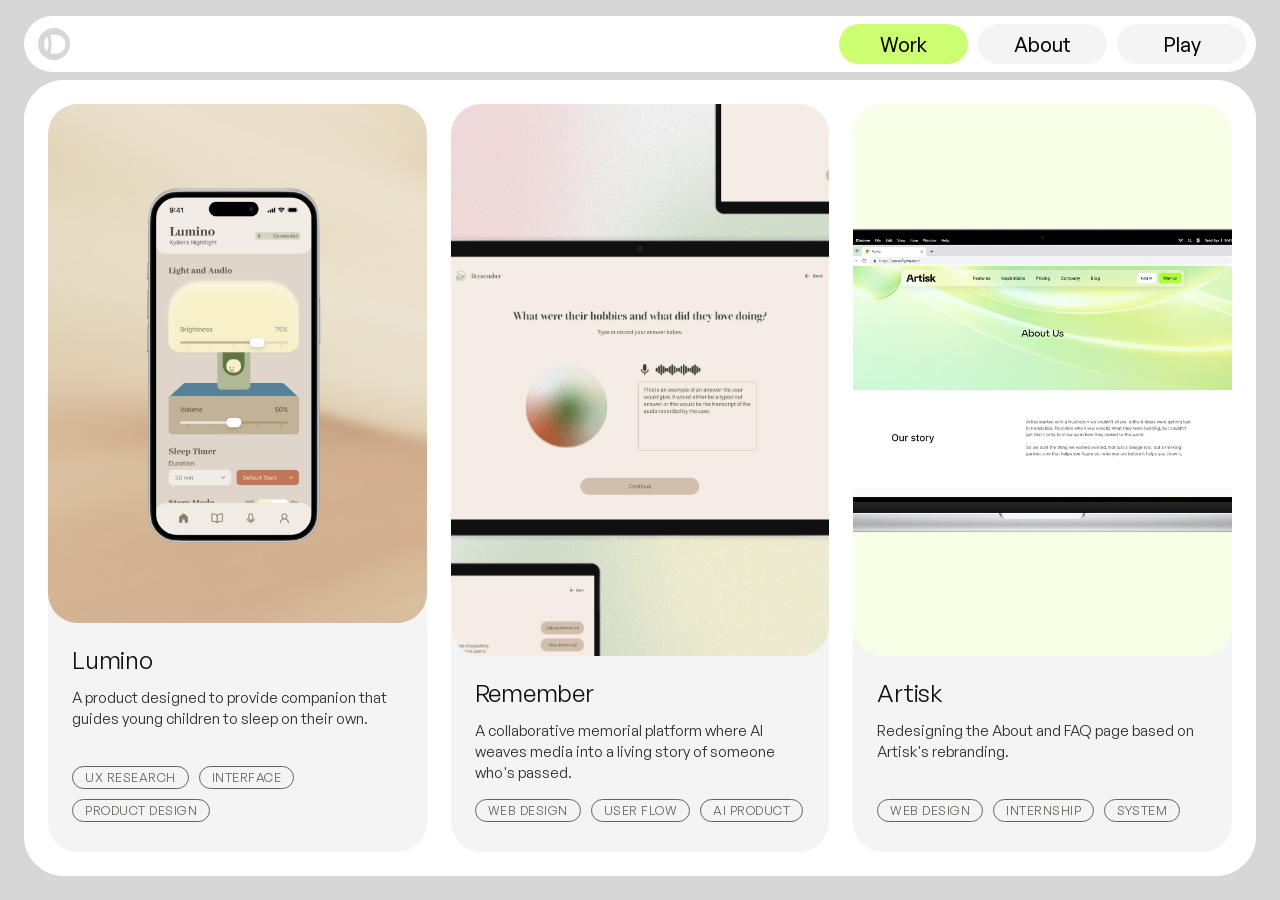
<file: work.html>
<!DOCTYPE html>
<html lang="en">
<head>
<meta charset="UTF-8"/>
<meta name="viewport" content="width=device-width,initial-scale=1.0"/>
<script src="page-scale.js"></script>
<title>Work — Portfolio</title>
<link rel="preload" href="fonts/GeneralSans-Variable.woff2" as="font" type="font/woff2" crossorigin>
<style>
/* ── General Sans (Fontshare, ITF Free Font License, free for commercial
   use) — self-hosted variable font, any weight 200–700, carrying body copy
   and every label/tag. Serif headings still come from Source Serif 4. Only
   the upright is preloaded; the italic loads when a page first uses it. ── */
@font-face{font-family:'General Sans';src:url('fonts/GeneralSans-Variable.woff2') format('woff2');font-weight:200 700;font-style:normal;font-display:swap}
@font-face{font-family:'General Sans';src:url('fonts/GeneralSans-VariableItalic.woff2') format('woff2');font-weight:200 700;font-style:italic;font-display:swap}

/* ── Reset ─────────────────────────────────────────────────────────────── */
*{margin:0;padding:0;box-sizing:border-box}

:root{
  --canvas:#D7D7D7;
  --paper:#ffffff;
  --ink:#111111;
  --muted:#63625f;
  --faint:#9a9a97;
  --line:rgba(17,17,17,.10);

  --sidegap:24px;
  --midgap:8px;
  --r-lg:40px;
}
html,body{height:100%;overflow:hidden;overscroll-behavior:none}
body{
  font-family:'General Sans',-apple-system,BlinkMacSystemFont,'Helvetica Neue',Helvetica,Arial,sans-serif;
  font-weight:400;
  color:var(--ink);
  background:var(--canvas);
  -webkit-font-smoothing:antialiased;
  overflow:hidden;
  display:flex;
  flex-direction:column;
}

/* ── Nav — reused verbatim from lumino.html ──────────────────────────────── */
#navWrap{flex-shrink:0;margin:calc(var(--sidegap) - 8px) var(--sidegap) 0 var(--sidegap)}
nav{background:#fff;border-radius:999px;display:flex;align-items:center;gap:10px;padding:8px 10px}
.nav-tabs{flex:1;display:flex;justify-content:center;gap:10px}
.nav-tabs a{flex:1;max-width:260px;height:40px;border-radius:999px;border:none;cursor:pointer;font-size:20px;font-weight:450;background:#f4f4f4;color:#000;transition:background .2s;display:flex;align-items:center;justify-content:center;text-decoration:none}
.nav-tabs a:hover:not(.active){background:#e9e9e9}
.nav-tabs a.tab-work.active{background:#CBFF71;color:#000}
.nav-tabs a.tab-about.active{background:#FF8418;color:#000}
.nav-tabs a.tab-play.active{background:#00D0FF;color:#000}

/* ── Shell: same fixed viewport-height frame as lumino.html — the white
   frame is static, only the div inside it scrolls, so rubber-band
   overscroll never exposes the gray canvas behind it. ──────────────────── */
.shell{flex:1;min-height:0;display:flex;padding:var(--midgap) var(--sidegap) var(--sidegap) var(--sidegap)}
.content-frame{
  flex:1;
  min-width:0;
  background:var(--paper);
  border-radius:var(--r-lg);
  overflow:hidden;
}
#pageScroll{
  height:100%;
  background:var(--paper);
  overflow-y:auto;
}

/* ── Card grid ─────────────────────────────────────────────────────────── */
.grid-wrap{height:100%;padding:24px}
.work-grid{height:100%;display:grid;grid-template-columns:repeat(3,1fr);gap:24px}

.work-card{display:flex;flex-direction:column;height:100%;background:#f4f4f4;border-radius:30px;overflow:hidden;text-decoration:none;color:inherit}
.work-card .thumb{position:relative;flex:1;min-height:0;overflow:hidden}
.work-card .thumb .fill{position:absolute;top:0;left:0;width:100%;height:100%;border-radius:30px;transition:top .35s cubic-bezier(.4,0,.2,1),left .35s cubic-bezier(.4,0,.2,1),width .35s cubic-bezier(.4,0,.2,1),height .35s cubic-bezier(.4,0,.2,1),border-radius .35s cubic-bezier(.4,0,.2,1)}
.work-card .thumb img.fill{object-fit:cover;display:block}
.work-card .thumb .ph.fill{background:#4a4a4a}
.work-card:hover .thumb .fill{top:8px;left:8px;width:calc(100% - 16px);height:calc(100% - 16px);border-radius:22px}
.work-card .body{flex-shrink:0;padding:24px 24px 30px}
.work-card h2{font-size:24px;line-height:1.15;letter-spacing:-.01em;font-weight:400}
.work-card p{margin-top:12px;height:63px;overflow:hidden;font-size:15px;line-height:1.4;color:#2b2b2b}
.work-card .tags{margin-top:16px;display:flex;flex-wrap:wrap;gap:10px}
.work-card .tag{font-size:12.5px;letter-spacing:.04em;text-transform:uppercase;color:var(--muted);border:1px solid var(--muted);border-radius:999px;padding:2px 12px}

/* ── Mobile: drop the fixed app-shell, let the page scroll normally ─────── */
@media (max-width:960px){
  html,body{height:auto;overflow:visible}
  body{display:block}
  #navWrap{margin:16px 16px 0}
  .shell{display:block;height:auto;padding:8px 16px 16px}
  .content-frame{overflow:visible;border-radius:24px}
  #pageScroll{height:auto;overflow:visible}
  .grid-wrap{height:auto;padding:32px 24px 40px}
  .work-grid{height:auto;grid-template-columns:1fr;gap:24px}
  .work-card{height:auto}
  .work-card .thumb{flex:none;aspect-ratio:1/1}
}
</style>
<link rel="stylesheet" href="nav-logo.css?v=3">
<link rel="icon" type="image/svg+xml" href="images/shared/favicon-work.svg">
</head>
<body>

<div id="navWrap">
  <nav>
    <a href="index.html" class="nav-home logo-work" aria-label="Back to Work home"><svg class="nav-home-mark" viewBox="0 0 111 111" aria-hidden="true"><path d="M55.5 0C86.1518 0 111 24.8482 111 55.5C111 86.1518 86.1518 111 55.5 111C24.8482 111 0 86.1518 0 55.5C0 24.8482 24.8482 0 55.5 0ZM47.5 55.5L44 89H62C80.2254 89 95 74.2254 95 56C95 37.7746 80.2254 23 62 23H44L47.5 55.5ZM30 31.5C25.5817 31.5 22 42.2452 22 55.5C22 68.7548 25.5817 79.5 30 79.5C34.4183 79.5 37 55.5 37 55.5C36.9956 55.459 34.4145 31.5 30 31.5Z" fill="currentColor"/></svg></a>
    <div class="nav-tabs">
      <a href="index.html" class="tab-work active">Work</a>
      <a href="aboutme.html" class="tab-about">About</a>
      <a href="play.html" class="tab-play">Play</a>
    </div>
  </nav>
</div>

<div class="shell">
  <div class="content-frame">
    <div id="pageScroll">
      <div class="grid-wrap">
        <div class="work-grid">

          <a class="work-card" href="lumino.html">
            <div class="thumb"><img class="fill" src="images/lumino/LuminoCover.jpg" alt="Lumino"></div>
            <div class="body">
              <h2>Lumino</h2>
              <p>A product designed to provide companion that guides young children to sleep on their own.</p>
              <div class="tags">
                <span class="tag">UX Research</span>
                <span class="tag">Interface</span>
                <span class="tag">Product Design</span>
              </div>
            </div>
          </a>

          <a class="work-card" href="remember.html">
            <div class="thumb"><img class="fill" src="images/remember/RememberCover.webp" alt="Remember"></div>
            <div class="body">
              <h2>Remember</h2>
              <p>A collaborative memorial platform where AI weaves media into a living story of someone who's passed.</p>
              <div class="tags">
                <span class="tag">Web Design</span>
                <span class="tag">User Flow</span>
                <span class="tag">AI Product</span>
              </div>
            </div>
          </a>

          <a class="work-card" href="artisk.html">
            <div class="thumb"><img class="fill" src="images/artisk/ArtiskCover.jpg" alt="Artisk"></div>
            <div class="body">
              <h2>Artisk</h2>
              <p>Redesigning the About and FAQ page based on Artisk's rebranding.</p>
              <div class="tags">
                <span class="tag">Web Design</span>
                <span class="tag">Internship</span>
                <span class="tag">System</span>
              </div>
            </div>
          </a>

        </div>
      </div>
    </div>
  </div>
</div>

</body>
</html>
</file>
<file: case-transition.css>
/* Shared signpost → case-study transition. The white panel is animated with
   transforms so the browser can keep the hand-off smooth between documents. */
.case-transition-frame{
  position:fixed;
  z-index:80;
  background:#fff;
  pointer-events:none;
  transform-origin:0 0;
  will-change:transform,border-radius;
}

body.case-transitioning{
  pointer-events:none;
}
body.case-transitioning #introRail{
  opacity:0;
  transform:translateX(-56px);
  transition:opacity .34s ease,transform .68s cubic-bezier(.65,0,.35,1);
}
body.case-transitioning #contentWrap{
  visibility:hidden;
}

/* The expanded 3D frame lands at the content-frame dimensions. On the new
   page that white frame is already in place; its contents fade in while the
   directory repeats the left-to-right entrance used by the About cards. */
html.case-from-sign .rail-frame{
  opacity:0;
  transform:translateX(-60px);
}
/* Case pages draw the white on .case-body, not the frame; keep the frame
   white while the contents fade in so the hand-off never flashes gray. */
html.case-from-sign .content-frame{
  background:#fff;
}
html.case-from-sign .content-frame > *{
  opacity:0;
}
html.case-from-sign.case-entry-ready .rail-frame{
  opacity:1;
  transform:translateX(0);
  transition:opacity .48s ease .12s,
    transform .6s cubic-bezier(.65,0,.35,1) .12s;
}
html.case-from-sign.case-entry-ready .content-frame > *{
  opacity:1;
  transition:opacity .36s ease .08s;
}

@media (prefers-reduced-motion:reduce){
  .case-transition-frame{display:none}
  body.case-transitioning #introRail{opacity:1;transform:none;transition:none}
  body.case-transitioning #contentWrap{visibility:visible}
  html.case-from-sign .rail-frame{opacity:1;transform:none;transition:none}
  html.case-from-sign .content-frame > *{opacity:1;transition:none}
}
</file>
<file: nav-logo.css>
/* Shared portfolio mark on the left, section tabs right-aligned so the nav
   mirrors the left rail / content split below it. */
nav{
  display:flex;
  justify-content:space-between;
}

/* Tabs hug their labels instead of stretching to 260px. The grid keeps all
   three the same width (that of the widest label). */
.nav-tabs{
  flex:none;
  display:grid;
  grid-auto-flow:column;
  grid-auto-columns:1fr;
}

.nav-tabs a{
  max-width:none;
  padding:0 36px;
}

/* Phones: not enough room for fixed-width pills, so let the tabs fill the
   space next to the mark again. */
@media (max-width:560px){
  .nav-tabs{
    flex:1;
    min-width:0;
  }
  .nav-tabs a{
    min-width:0;
    padding:0 8px;
  }
}

.nav-home{
  --logo-accent:#CBFF71;
  --logo-idle:var(--canvas,#D7D7D7);
  width:40px;
  height:40px;
  flex-shrink:0;
  border-radius:50%;
  display:grid;
  place-items:center;
  color:var(--logo-idle);
  text-decoration:none;
  transition:color .2s ease,transform .2s ease;
}

.nav-home.logo-about{--logo-accent:#FF8418}
.nav-home.logo-play{--logo-accent:#00D0FF}

.nav-home-mark{
  display:block;
  width:32px;
  height:32px;
}

.nav-home:hover{
  color:var(--logo-accent);
  transform:scale(1.05);
}

.nav-home:focus-visible{
  color:var(--logo-accent);
  outline:2px solid var(--ink,#111);
  outline-offset:2px;
}

@media (prefers-reduced-motion:reduce){
  .nav-home{transition:none}
}
</file>
<file: page-transition.css>
/* Cross-document transition between the Work / About / Play tabs. The nav
   and intro rail are the same on all three pages, so they ride the default
   root crossfade. The big content frame stays put as a solid white panel
   while its contents slide toward the tab you picked (--pt-dir is set by
   page-transition.js). Browsers without cross-document view transitions
   simply navigate as before. */
@media (prefers-reduced-motion:no-preference){
  @view-transition{navigation:auto}
}

/* Desktop only: on phones the frame is a tall, scrolling block below the
   rail, so the root crossfade alone reads better there. */
@media (min-width:961px){
  #contentWrap,#contentFrame{view-transition-name:main-frame}
}

::view-transition-group(main-frame){
  background:#fff;
  border-radius:40px;
  overflow:clip;
}
::view-transition-old(main-frame),
::view-transition-new(main-frame){
  mix-blend-mode:normal;
}
::view-transition-old(main-frame){
  animation:pt-frame-out .22s ease both;
}
::view-transition-new(main-frame){
  animation:pt-frame-in .6s cubic-bezier(.16,1,.3,1) .06s both;
}

@keyframes pt-frame-out{
  to{opacity:0;transform:translateX(calc(var(--pt-dir,0) * -32px))}
}
@keyframes pt-frame-in{
  from{opacity:0;transform:translateX(calc(var(--pt-dir,0) * 56px))}
}
</file>
